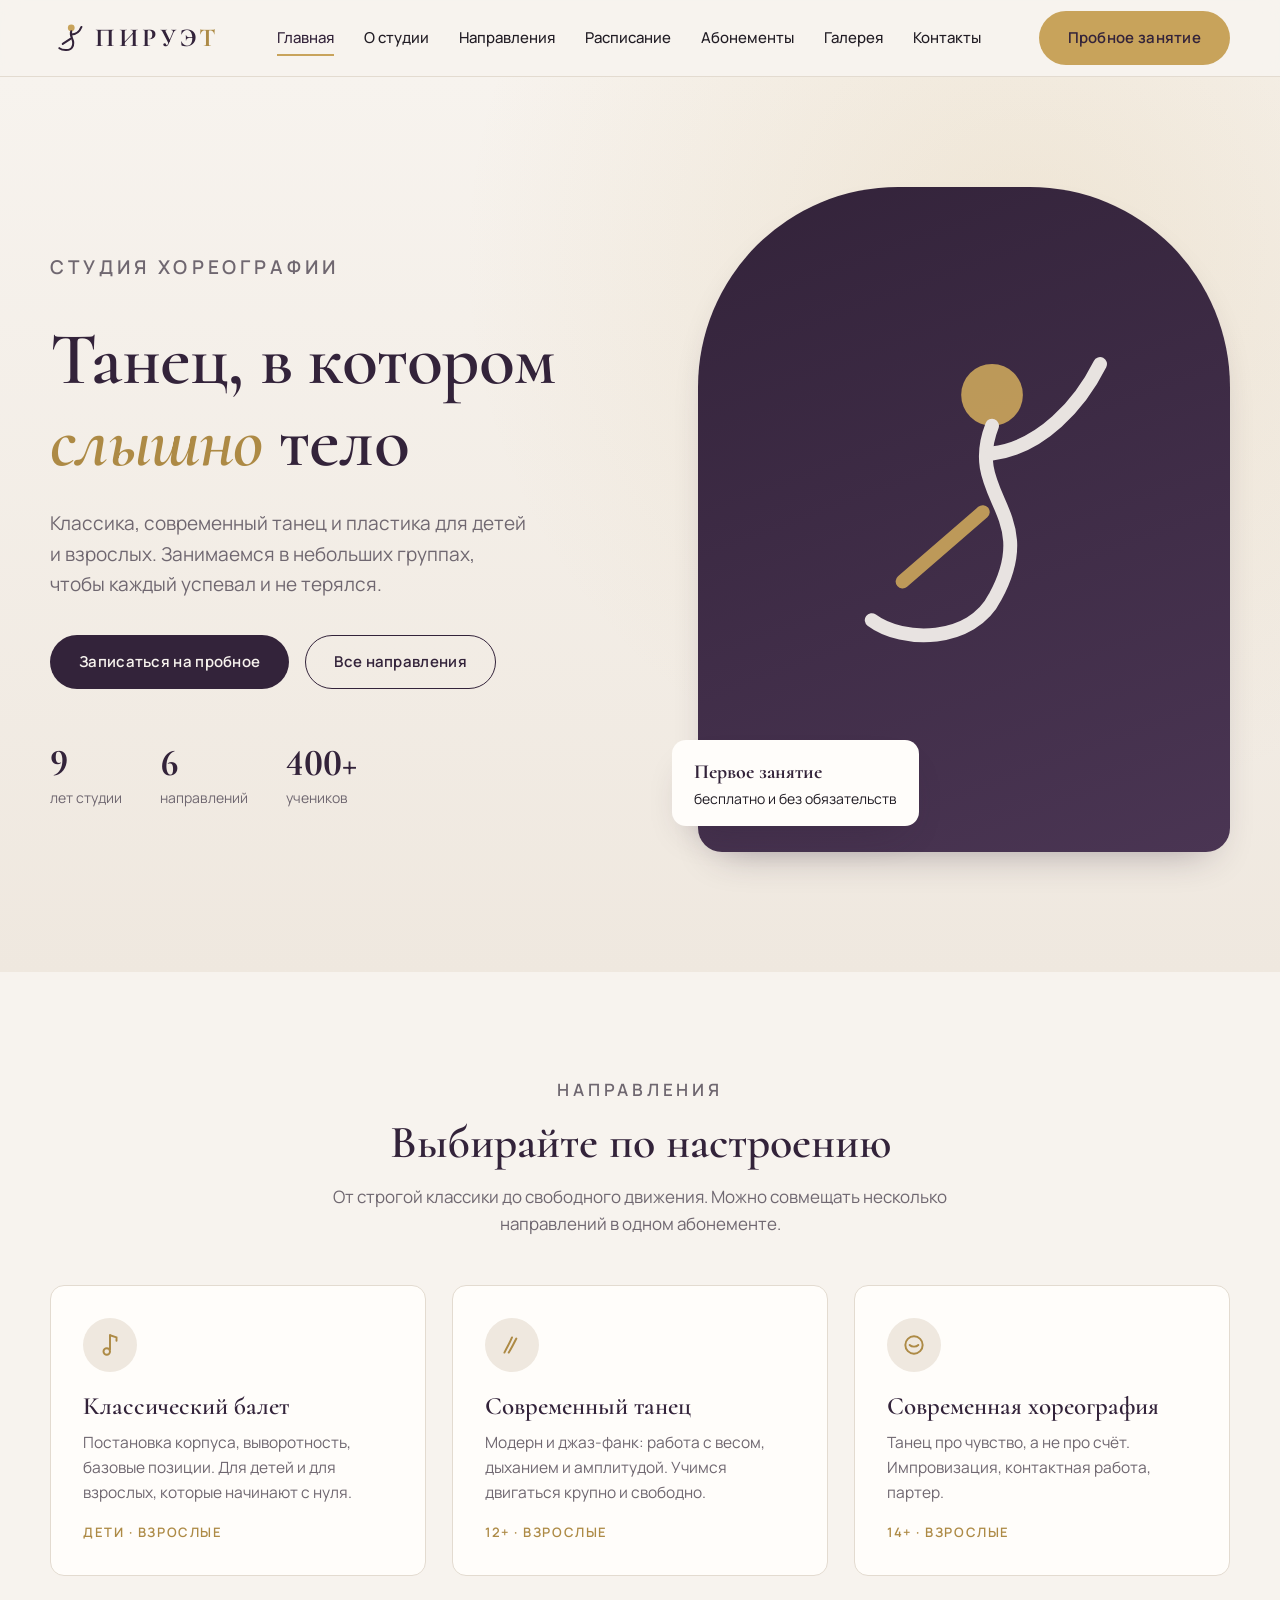
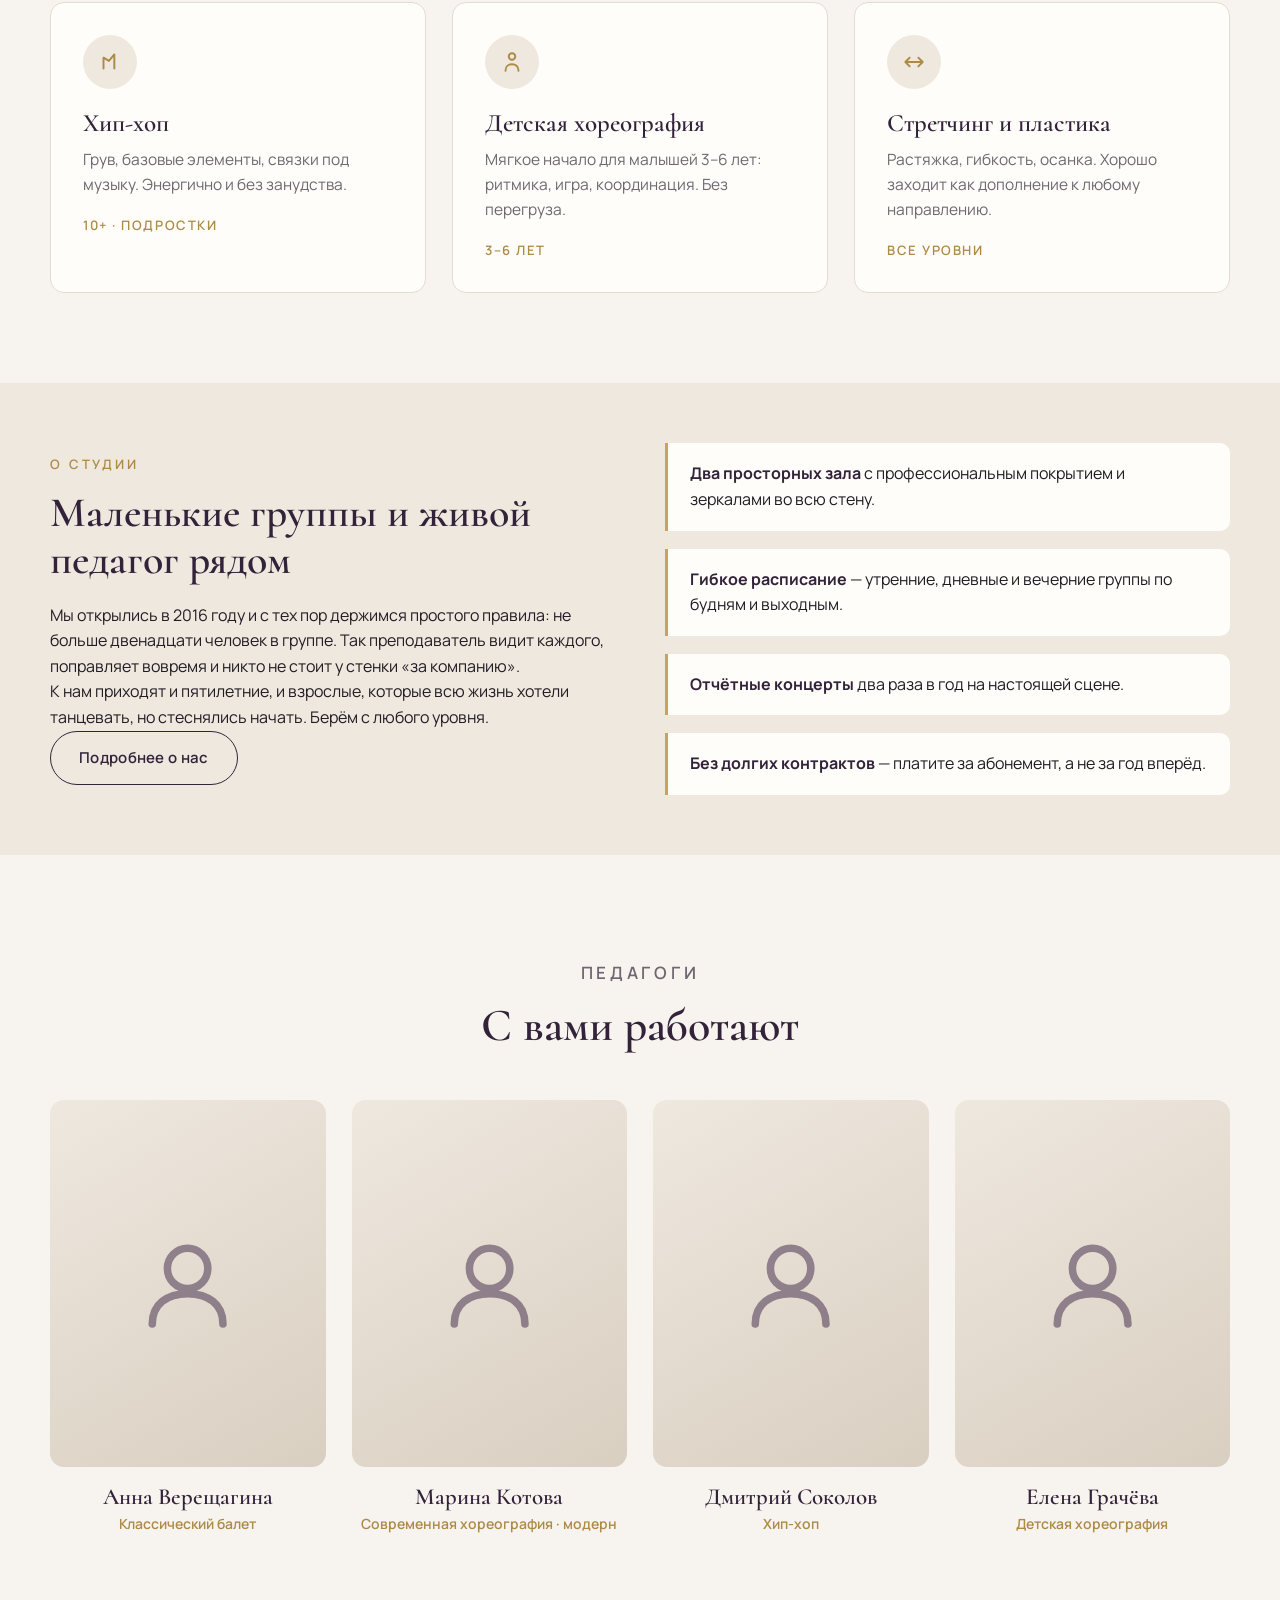
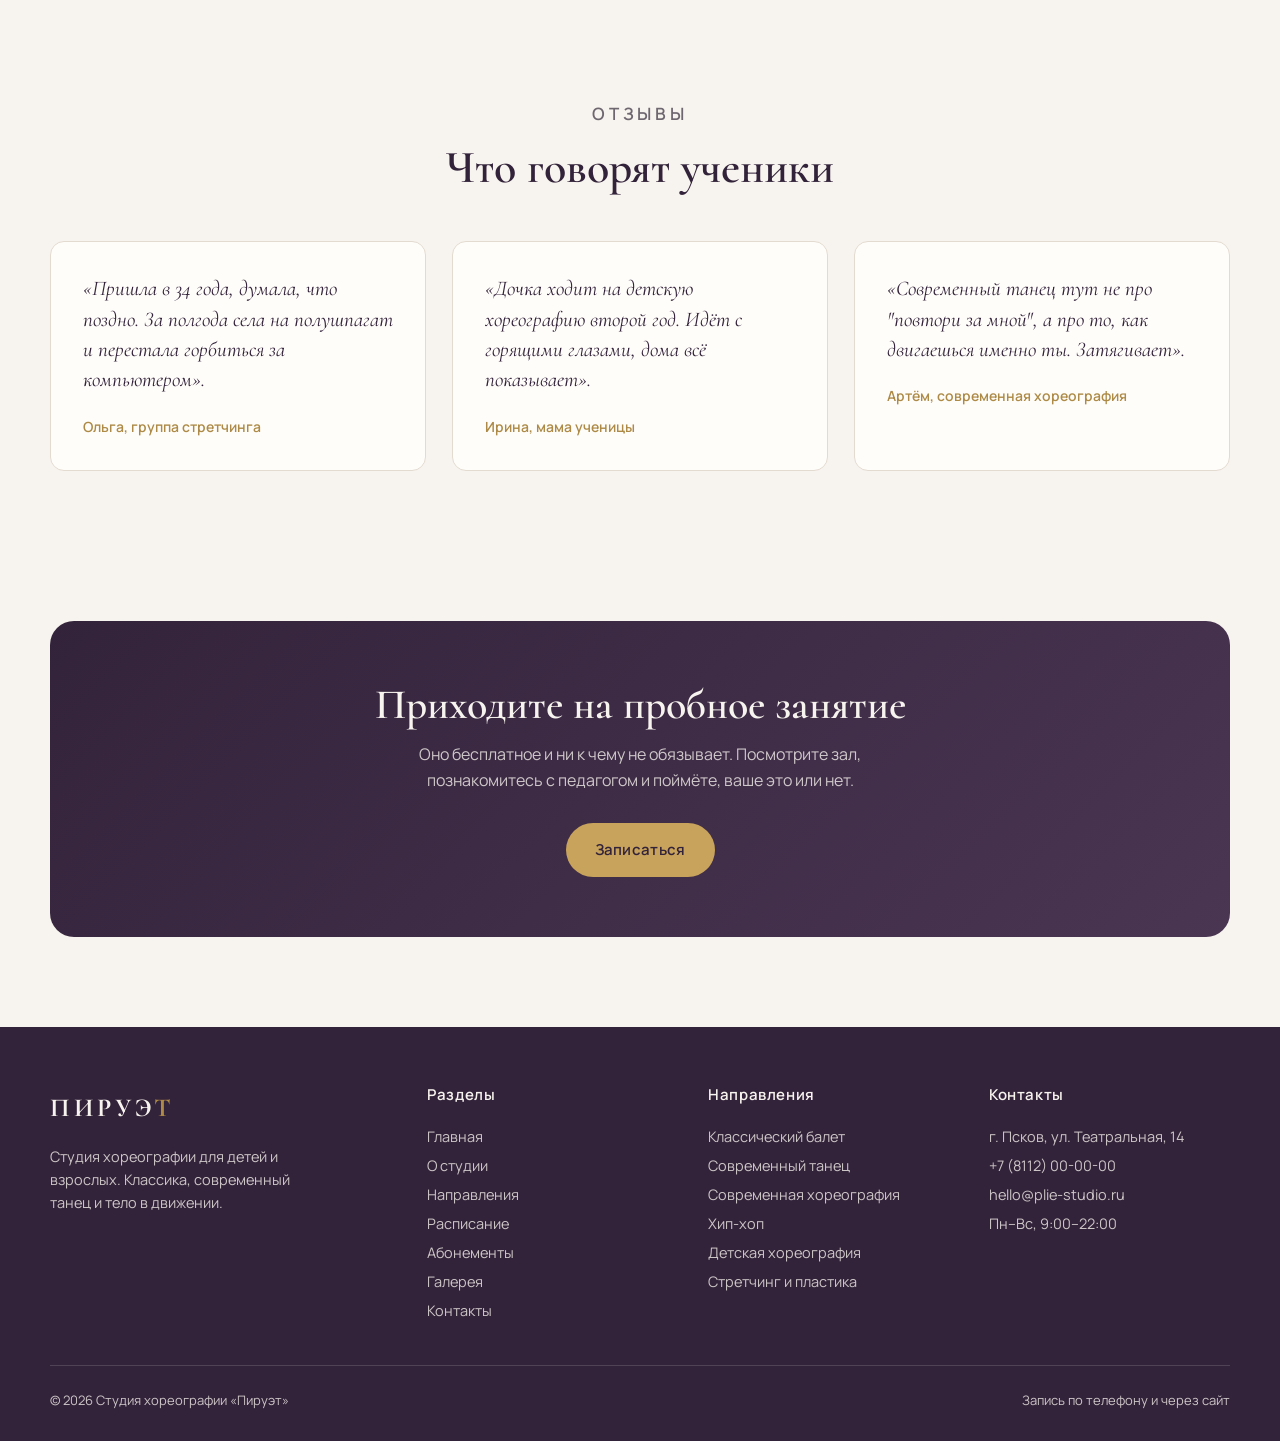
<file: index.html>
<!DOCTYPE html>
<html lang="ru">
<head>
    <meta charset="UTF-8">
    <meta name="viewport" content="width=device-width, initial-scale=1.0">
    <title>Студия хореографии «Пируэт» — танец для детей и взрослых</title>
    <meta name="description" content="Хореографическая студия «Пируэт»: классический балет, современный танец, современная хореография, хип-хоп и детская хореография. Первое занятие — пробное.">
    <link rel="stylesheet" href="assets/css/styles.css">
</head>
<body>

<header class="header">
    <div class="wrap header__inner">
        <a class="logo" href="index.html" aria-label="На главную">
            <svg viewBox="0 0 40 40" fill="none">
                <circle cx="25" cy="8" r="4" fill="#c8a35b"/>
                <path d="M25 12 C 22 20, 31 22, 26 31 C 24 35, 15 35, 11 32" stroke="#33233a" stroke-width="2.4" stroke-linecap="round"/>
                <path d="M25 16 C 31 16, 35 12, 37 7" stroke="#33233a" stroke-width="2.4" stroke-linecap="round"/>
                <path d="M24 21 L 15 27" stroke="#33233a" stroke-width="2.4" stroke-linecap="round"/>
            </svg>
            <span class="logo__text">ПИРУЭ<span>Т</span></span>
        </a>
        <nav class="nav">
            <a href="index.html">Главная</a>
            <a href="about.html">О студии</a>
            <a href="classes.html">Направления</a>
            <a href="schedule.html">Расписание</a>
            <a href="prices.html">Абонементы</a>
            <a href="gallery.html">Галерея</a>
            <a href="contacts.html">Контакты</a>
        </nav>
        <div class="header__cta">
            <a href="contacts.html" class="btn btn--gold">Пробное занятие</a>
            <button class="burger" aria-label="Открыть меню"><span></span><span></span><span></span></button>
        </div>
    </div>
</header>

<section class="hero">
    <div class="wrap hero__grid">
        <div>
            <p class="eyebrow">Студия хореографии</p>
            <h1>Танец, в котором <em>слышно</em> тело</h1>
            <p>Классика, современный танец и пластика для детей и взрослых. Занимаемся в небольших группах, чтобы каждый успевал и не терялся.</p>
            <div class="hero__actions">
                <a href="contacts.html" class="btn btn--primary">Записаться на пробное</a>
                <a href="classes.html" class="btn btn--ghost">Все направления</a>
            </div>
            <div class="hero__stats">
                <div><b>9</b><span>лет студии</span></div>
                <div><b>6</b><span>направлений</span></div>
                <div><b>400+</b><span>учеников</span></div>
            </div>
        </div>
        <div class="hero__visual">
            <svg viewBox="0 0 200 250" fill="none">
                <circle cx="118" cy="44" r="20" fill="#c8a35b"/>
                <path d="M118 64 C 100 110, 150 120, 120 175 C 105 205, 60 205, 40 190" stroke="#f7f3ee" stroke-width="9" stroke-linecap="round"/>
                <path d="M118 82 C 150 78, 175 50, 188 24" stroke="#f7f3ee" stroke-width="9" stroke-linecap="round"/>
                <path d="M112 120 L 60 165" stroke="#c8a35b" stroke-width="9" stroke-linecap="round"/>
            </svg>
            <div class="hero__badge">
                <b>Первое занятие</b>
                бесплатно и без обязательств
            </div>
        </div>
    </div>
</section>

<section class="section">
    <div class="wrap">
        <div class="section__head section__head--center">
            <p class="eyebrow">Направления</p>
            <h2>Выбирайте по настроению</h2>
            <p>От строгой классики до свободного движения. Можно совмещать несколько направлений в одном абонементе.</p>
        </div>
        <div class="grid grid--3">
            <article class="card">
                <div class="card__icon">
                    <svg viewBox="0 0 24 24" fill="none" stroke-width="1.8"><path d="M12 3v13" stroke="#ad8a45" stroke-linecap="round"/><circle cx="9" cy="18" r="3" stroke="#ad8a45"/><path d="M12 3l6 2v3" stroke="#ad8a45" stroke-linecap="round"/></svg>
                </div>
                <h3>Классический балет</h3>
                <p>Постановка корпуса, выворотность, базовые позиции. Для детей и для взрослых, которые начинают с нуля.</p>
                <div class="card__meta">Дети · Взрослые</div>
            </article>
            <article class="card">
                <div class="card__icon">
                    <svg viewBox="0 0 24 24" fill="none" stroke-width="1.8"><path d="M5 19c3-6 5-9 7-14M9 19c3-5 5-9 7-13" stroke="#ad8a45" stroke-linecap="round"/></svg>
                </div>
                <h3>Современный танец</h3>
                <p>Модерн и джаз-фанк: работа с весом, дыханием и амплитудой. Учимся двигаться крупно и свободно.</p>
                <div class="card__meta">12+ · Взрослые</div>
            </article>
            <article class="card">
                <div class="card__icon">
                    <svg viewBox="0 0 24 24" fill="none" stroke-width="1.8"><circle cx="12" cy="12" r="8" stroke="#ad8a45"/><path d="M8 12c2 2 6 2 8 0" stroke="#ad8a45" stroke-linecap="round"/></svg>
                </div>
                <h3>Современная хореография</h3>
                <p>Танец про чувство, а не про счёт. Импровизация, контактная работа, партер.</p>
                <div class="card__meta">14+ · Взрослые</div>
            </article>
            <article class="card">
                <div class="card__icon">
                    <svg viewBox="0 0 24 24" fill="none" stroke-width="1.8"><path d="M6 18V8l5 3 5-6v13" stroke="#ad8a45" stroke-linecap="round" stroke-linejoin="round"/></svg>
                </div>
                <h3>Хип-хоп</h3>
                <p>Грув, базовые элементы, связки под музыку. Энергично и без занудства.</p>
                <div class="card__meta">10+ · Подростки</div>
            </article>
            <article class="card">
                <div class="card__icon">
                    <svg viewBox="0 0 24 24" fill="none" stroke-width="1.8"><circle cx="12" cy="7" r="3" stroke="#ad8a45"/><path d="M6 20c0-4 3-6 6-6s6 2 6 6" stroke="#ad8a45" stroke-linecap="round"/></svg>
                </div>
                <h3>Детская хореография</h3>
                <p>Мягкое начало для малышей 3–6 лет: ритмика, игра, координация. Без перегруза.</p>
                <div class="card__meta">3–6 лет</div>
            </article>
            <article class="card">
                <div class="card__icon">
                    <svg viewBox="0 0 24 24" fill="none" stroke-width="1.8"><path d="M4 12h16M8 8l-4 4 4 4M16 8l4 4-4 4" stroke="#ad8a45" stroke-linecap="round" stroke-linejoin="round"/></svg>
                </div>
                <h3>Стретчинг и пластика</h3>
                <p>Растяжка, гибкость, осанка. Хорошо заходит как дополнение к любому направлению.</p>
                <div class="card__meta">Все уровни</div>
            </article>
        </div>
    </div>
</section>

<section class="section section--tight" style="background:var(--ivory-deep)">
    <div class="wrap split">
        <div>
            <p class="eyebrow">О студии</p>
            <h2 style="font-size:clamp(28px,4vw,42px)">Маленькие группы и живой педагог рядом</h2>
            <p class="prose" style="margin-top:20px">Мы открылись в 2016 году и с тех пор держимся простого правила: не больше двенадцати человек в группе. Так преподаватель видит каждого, поправляет вовремя и никто не стоит у стенки «за компанию».</p>
            <p class="prose">К нам приходят и пятилетние, и взрослые, которые всю жизнь хотели танцевать, но стеснялись начать. Берём с любого уровня.</p>
            <a href="about.html" class="btn btn--ghost">Подробнее о нас</a>
        </div>
        <ul class="values">
            <li><b>Два просторных зала</b> с профессиональным покрытием и зеркалами во всю стену.</li>
            <li><b>Гибкое расписание</b> — утренние, дневные и вечерние группы по будням и выходным.</li>
            <li><b>Отчётные концерты</b> два раза в год на настоящей сцене.</li>
            <li><b>Без долгих контрактов</b> — платите за абонемент, а не за год вперёд.</li>
        </ul>
    </div>
</section>

<section class="section">
    <div class="wrap">
        <div class="section__head section__head--center">
            <p class="eyebrow">Педагоги</p>
            <h2>С вами работают</h2>
        </div>
        <div class="grid grid--4">
            <div class="teacher">
                <div class="teacher__photo"><svg viewBox="0 0 24 24" fill="none"><circle cx="12" cy="9" r="4" stroke="currentColor" stroke-width="1.5"/><path d="M5 20c0-4 3-6 7-6s7 2 7 6" stroke="currentColor" stroke-width="1.5" stroke-linecap="round"/></svg></div>
                <h3>Анна Верещагина</h3>
                <span>Классический балет</span>
            </div>
            <div class="teacher">
                <div class="teacher__photo"><svg viewBox="0 0 24 24" fill="none"><circle cx="12" cy="9" r="4" stroke="currentColor" stroke-width="1.5"/><path d="M5 20c0-4 3-6 7-6s7 2 7 6" stroke="currentColor" stroke-width="1.5" stroke-linecap="round"/></svg></div>
                <h3>Марина Котова</h3>
                <span>Современная хореография · модерн</span>
            </div>
            <div class="teacher">
                <div class="teacher__photo"><svg viewBox="0 0 24 24" fill="none"><circle cx="12" cy="9" r="4" stroke="currentColor" stroke-width="1.5"/><path d="M5 20c0-4 3-6 7-6s7 2 7 6" stroke="currentColor" stroke-width="1.5" stroke-linecap="round"/></svg></div>
                <h3>Дмитрий Соколов</h3>
                <span>Хип-хоп</span>
            </div>
            <div class="teacher">
                <div class="teacher__photo"><svg viewBox="0 0 24 24" fill="none"><circle cx="12" cy="9" r="4" stroke="currentColor" stroke-width="1.5"/><path d="M5 20c0-4 3-6 7-6s7 2 7 6" stroke="currentColor" stroke-width="1.5" stroke-linecap="round"/></svg></div>
                <h3>Елена Грачёва</h3>
                <span>Детская хореография</span>
            </div>
        </div>
    </div>
</section>

<section class="section section--tight">
    <div class="wrap">
        <div class="section__head section__head--center">
            <p class="eyebrow">Отзывы</p>
            <h2>Что говорят ученики</h2>
        </div>
        <div class="grid grid--3">
            <blockquote class="quote">
                <p>«Пришла в 34 года, думала, что поздно. За полгода села на полушпагат и перестала горбиться за компьютером».</p>
                <footer>Ольга, группа стретчинга</footer>
            </blockquote>
            <blockquote class="quote">
                <p>«Дочка ходит на детскую хореографию второй год. Идёт с горящими глазами, дома всё показывает».</p>
                <footer>Ирина, мама ученицы</footer>
            </blockquote>
            <blockquote class="quote">
                <p>«Современный танец тут не про "повтори за мной", а про то, как двигаешься именно ты. Затягивает».</p>
                <footer>Артём, современная хореография</footer>
            </blockquote>
        </div>
    </div>
</section>

<section class="section">
    <div class="wrap">
        <div class="cta-band">
            <h2>Приходите на пробное занятие</h2>
            <p>Оно бесплатное и ни к чему не обязывает. Посмотрите зал, познакомитесь с педагогом и поймёте, ваше это или нет.</p>
            <a href="contacts.html" class="btn btn--gold">Записаться</a>
        </div>
    </div>
</section>

<footer class="footer">
    <div class="wrap">
        <div class="footer__grid">
            <div>
                <span class="logo__text">ПИРУЭ<span>Т</span></span>
                <p class="footer__about">Студия хореографии для детей и взрослых. Классика, современный танец и тело в движении.</p>
            </div>
            <div>
                <h4>Разделы</h4>
                <ul>
                    <li><a href="index.html">Главная</a></li>
                    <li><a href="about.html">О студии</a></li>
                    <li><a href="classes.html">Направления</a></li>
                    <li><a href="schedule.html">Расписание</a></li>
                    <li><a href="prices.html">Абонементы</a></li>
                    <li><a href="gallery.html">Галерея</a></li>
                    <li><a href="contacts.html">Контакты</a></li>
                </ul>
            </div>
            <div>
                <h4>Направления</h4>
                <ul>
                    <li><a href="classes.html">Классический балет</a></li>
                    <li><a href="classes.html">Современный танец</a></li>
                    <li><a href="classes.html">Современная хореография</a></li>
                    <li><a href="classes.html">Хип-хоп</a></li>
                    <li><a href="classes.html">Детская хореография</a></li>
                    <li><a href="classes.html">Стретчинг и пластика</a></li>
                </ul>
            </div>
            <div>
                <h4>Контакты</h4>
                <ul>
                    <li>г. Псков, ул. Театральная, 14</li>
                    <li><a href="tel:+78112000000">+7 (8112) 00-00-00</a></li>
                    <li><a href="mailto:hello@plie-studio.ru">hello@plie-studio.ru</a></li>
                    <li>Пн–Вс, 9:00–22:00</li>
                </ul>
            </div>
        </div>
        <div class="footer__bottom">
            <span>© <span data-year></span> Студия хореографии «Пируэт»</span>
            <span>Запись по телефону и через сайт</span>
        </div>
    </div>
</footer>

<script src="assets/js/main.js"></script>
</body>
</html>
</file>
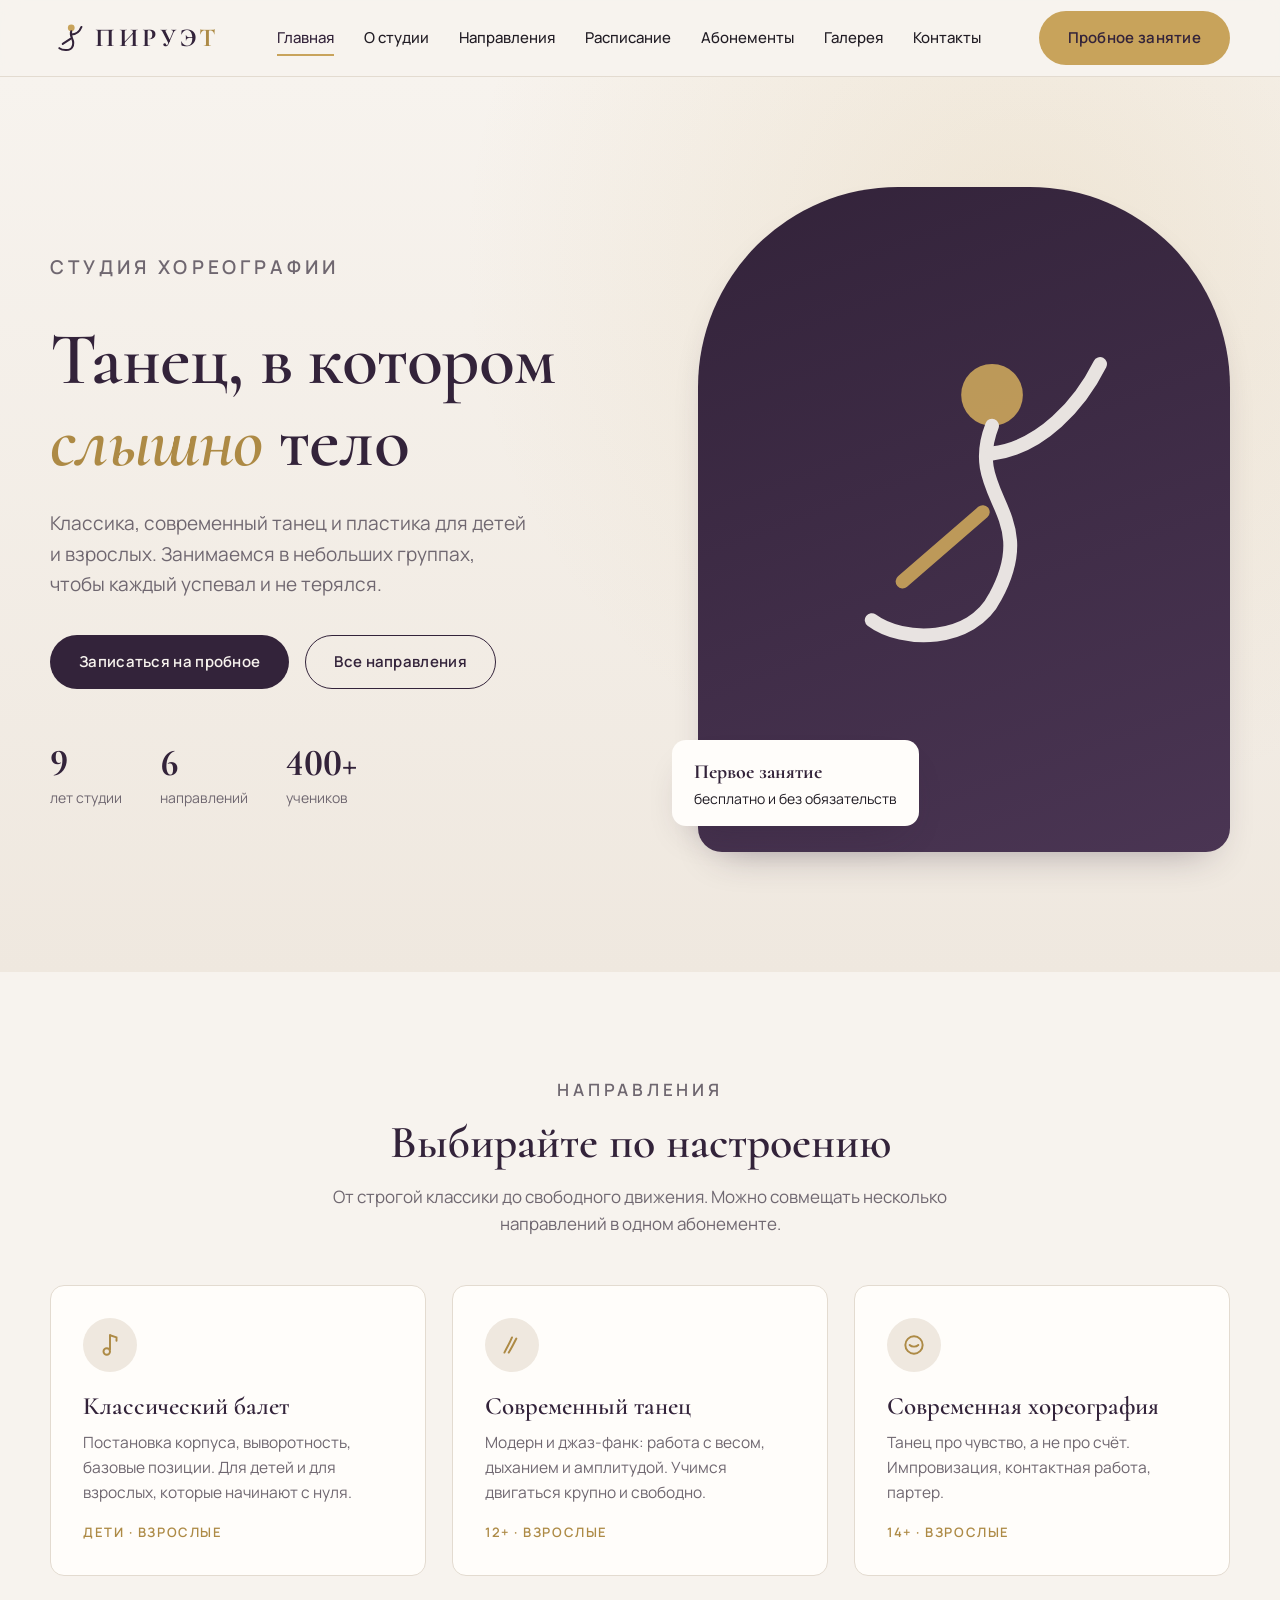
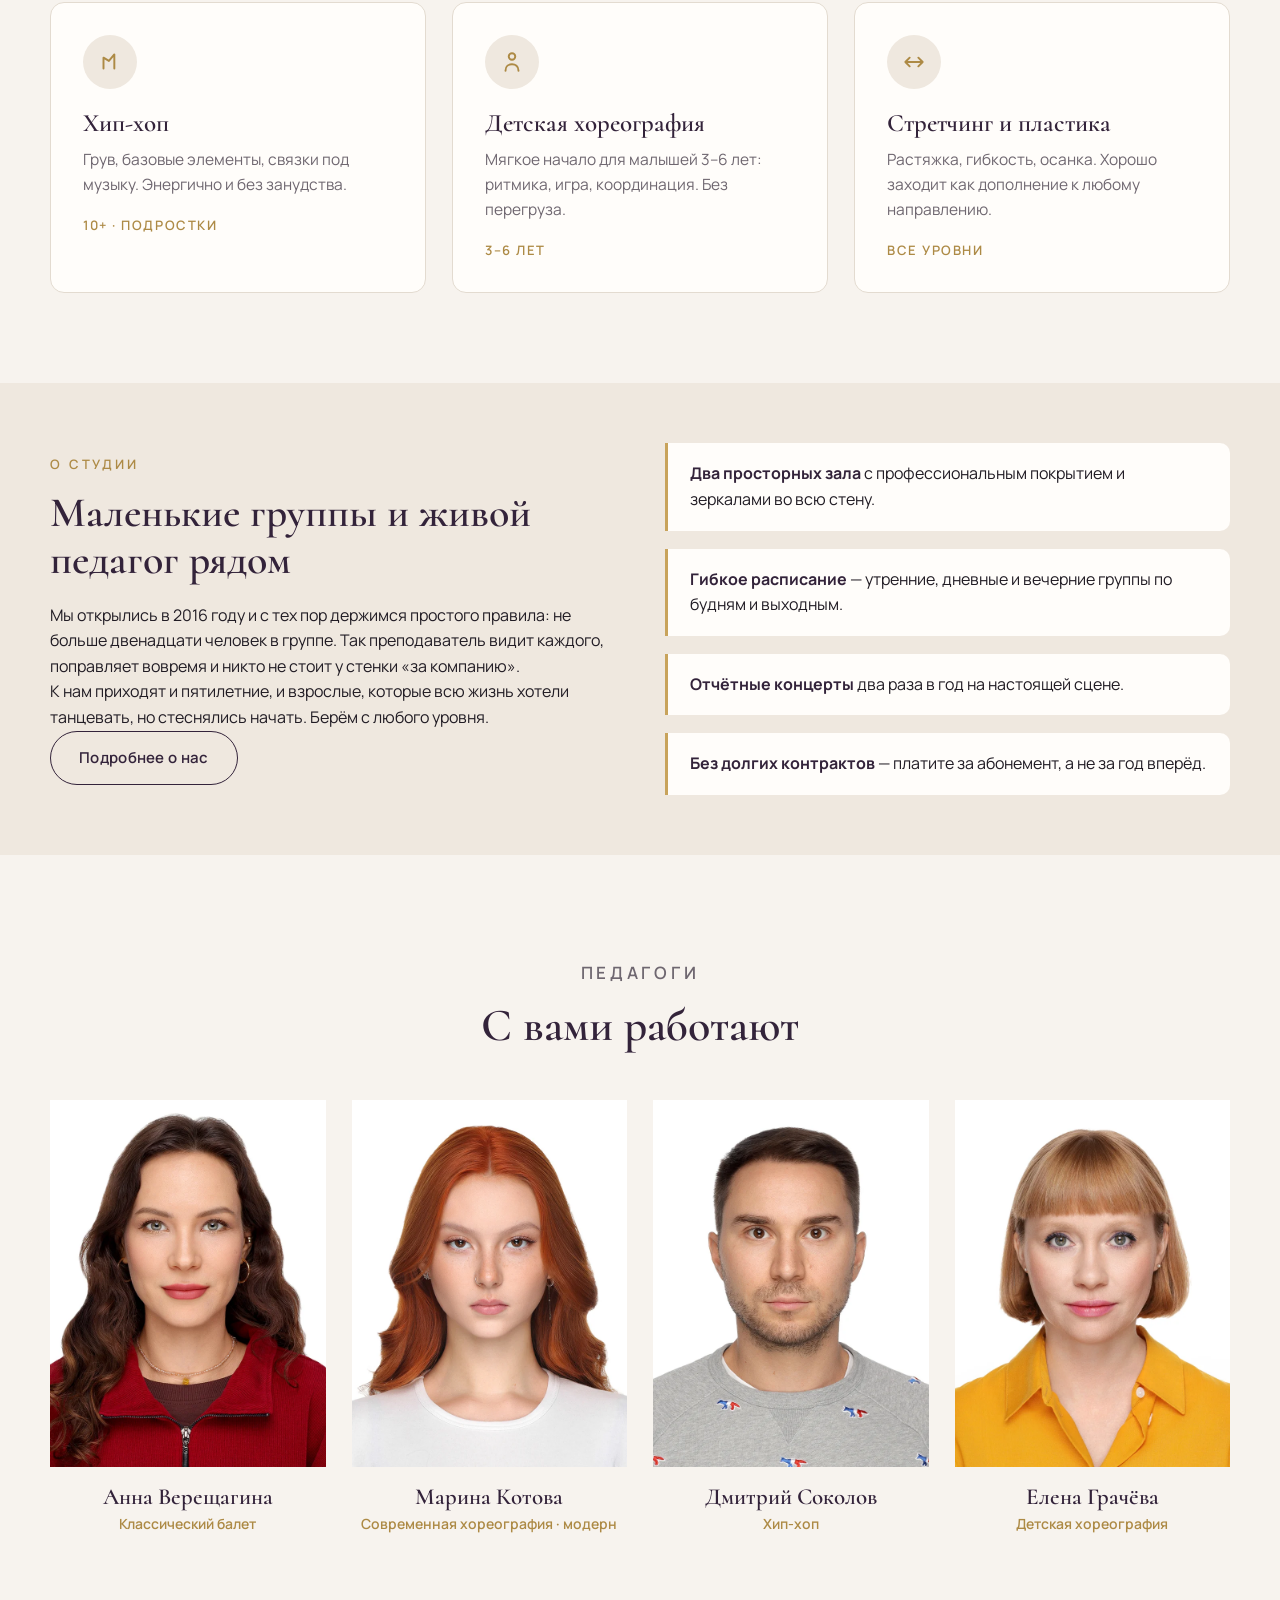
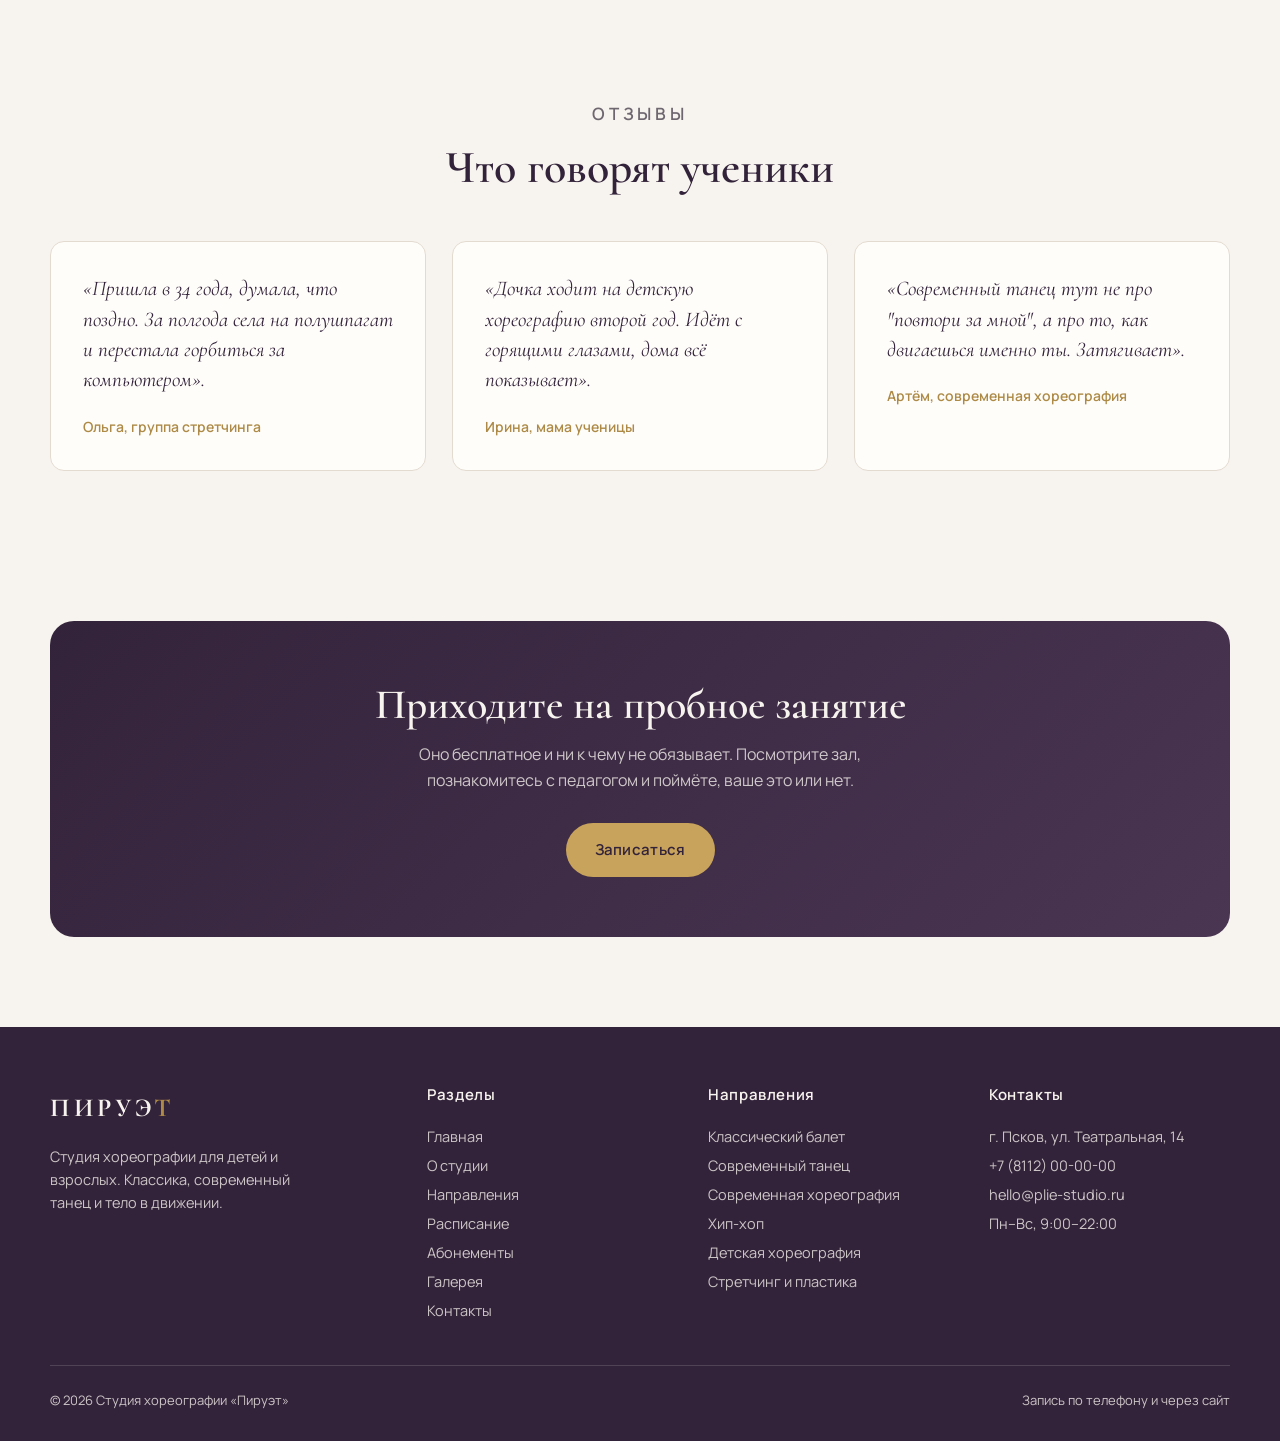
<file: site/index.html>
<!DOCTYPE html>
<html lang="ru">
<head>
    <meta charset="UTF-8">
    <meta name="viewport" content="width=device-width, initial-scale=1.0">
    <title>Студия хореографии «Пируэт» — танец для детей и взрослых</title>
    <meta name="description" content="Хореографическая студия «Пируэт»: классический балет, современный танец, современная хореография, хип-хоп и детская хореография. Первое занятие — пробное.">
    <link rel="stylesheet" href="assets/css/styles.css">
</head>
<body>

<header class="header">
    <div class="wrap header__inner">
        <a class="logo" href="index.html" aria-label="На главную">
            <svg viewBox="0 0 40 40" fill="none">
                <circle cx="25" cy="8" r="4" fill="#c8a35b"/>
                <path d="M25 12 C 22 20, 31 22, 26 31 C 24 35, 15 35, 11 32" stroke="#33233a" stroke-width="2.4" stroke-linecap="round"/>
                <path d="M25 16 C 31 16, 35 12, 37 7" stroke="#33233a" stroke-width="2.4" stroke-linecap="round"/>
                <path d="M24 21 L 15 27" stroke="#33233a" stroke-width="2.4" stroke-linecap="round"/>
            </svg>
            <span class="logo__text">ПИРУЭ<span>Т</span></span>
        </a>
        <nav class="nav">
            <a href="index.html">Главная</a>
            <a href="about.html">О студии</a>
            <a href="classes.html">Направления</a>
            <a href="schedule.html">Расписание</a>
            <a href="prices.html">Абонементы</a>
            <a href="gallery.html">Галерея</a>
            <a href="contacts.html">Контакты</a>
        </nav>
        <div class="header__cta">
            <a href="contacts.html" class="btn btn--gold">Пробное занятие</a>
            <button class="burger" aria-label="Открыть меню"><span></span><span></span><span></span></button>
        </div>
    </div>
</header>

<section class="hero">
    <div class="wrap hero__grid">
        <div>
            <p class="eyebrow">Студия хореографии</p>
            <h1>Танец, в котором <em>слышно</em> тело</h1>
            <p>Классика, современный танец и пластика для детей и взрослых. Занимаемся в небольших группах, чтобы каждый успевал и не терялся.</p>
            <div class="hero__actions">
                <a href="contacts.html" class="btn btn--primary">Записаться на пробное</a>
                <a href="classes.html" class="btn btn--ghost">Все направления</a>
            </div>
            <div class="hero__stats">
                <div><b>9</b><span>лет студии</span></div>
                <div><b>6</b><span>направлений</span></div>
                <div><b>400+</b><span>учеников</span></div>
            </div>
        </div>
        <div class="hero__visual">
            <svg viewBox="0 0 200 250" fill="none">
                <circle cx="118" cy="44" r="20" fill="#c8a35b"/>
                <path d="M118 64 C 100 110, 150 120, 120 175 C 105 205, 60 205, 40 190" stroke="#f7f3ee" stroke-width="9" stroke-linecap="round"/>
                <path d="M118 82 C 150 78, 175 50, 188 24" stroke="#f7f3ee" stroke-width="9" stroke-linecap="round"/>
                <path d="M112 120 L 60 165" stroke="#c8a35b" stroke-width="9" stroke-linecap="round"/>
            </svg>
            <div class="hero__badge">
                <b>Первое занятие</b>
                бесплатно и без обязательств
            </div>
        </div>
    </div>
</section>

<section class="section">
    <div class="wrap">
        <div class="section__head section__head--center">
            <p class="eyebrow">Направления</p>
            <h2>Выбирайте по настроению</h2>
            <p>От строгой классики до свободного движения. Можно совмещать несколько направлений в одном абонементе.</p>
        </div>
        <div class="grid grid--3">
            <article class="card">
                <div class="card__icon">
                    <svg viewBox="0 0 24 24" fill="none" stroke-width="1.8"><path d="M12 3v13" stroke="#ad8a45" stroke-linecap="round"/><circle cx="9" cy="18" r="3" stroke="#ad8a45"/><path d="M12 3l6 2v3" stroke="#ad8a45" stroke-linecap="round"/></svg>
                </div>
                <h3>Классический балет</h3>
                <p>Постановка корпуса, выворотность, базовые позиции. Для детей и для взрослых, которые начинают с нуля.</p>
                <div class="card__meta">Дети · Взрослые</div>
            </article>
            <article class="card">
                <div class="card__icon">
                    <svg viewBox="0 0 24 24" fill="none" stroke-width="1.8"><path d="M5 19c3-6 5-9 7-14M9 19c3-5 5-9 7-13" stroke="#ad8a45" stroke-linecap="round"/></svg>
                </div>
                <h3>Современный танец</h3>
                <p>Модерн и джаз-фанк: работа с весом, дыханием и амплитудой. Учимся двигаться крупно и свободно.</p>
                <div class="card__meta">12+ · Взрослые</div>
            </article>
            <article class="card">
                <div class="card__icon">
                    <svg viewBox="0 0 24 24" fill="none" stroke-width="1.8"><circle cx="12" cy="12" r="8" stroke="#ad8a45"/><path d="M8 12c2 2 6 2 8 0" stroke="#ad8a45" stroke-linecap="round"/></svg>
                </div>
                <h3>Современная хореография</h3>
                <p>Танец про чувство, а не про счёт. Импровизация, контактная работа, партер.</p>
                <div class="card__meta">14+ · Взрослые</div>
            </article>
            <article class="card">
                <div class="card__icon">
                    <svg viewBox="0 0 24 24" fill="none" stroke-width="1.8"><path d="M6 18V8l5 3 5-6v13" stroke="#ad8a45" stroke-linecap="round" stroke-linejoin="round"/></svg>
                </div>
                <h3>Хип-хоп</h3>
                <p>Грув, базовые элементы, связки под музыку. Энергично и без занудства.</p>
                <div class="card__meta">10+ · Подростки</div>
            </article>
            <article class="card">
                <div class="card__icon">
                    <svg viewBox="0 0 24 24" fill="none" stroke-width="1.8"><circle cx="12" cy="7" r="3" stroke="#ad8a45"/><path d="M6 20c0-4 3-6 6-6s6 2 6 6" stroke="#ad8a45" stroke-linecap="round"/></svg>
                </div>
                <h3>Детская хореография</h3>
                <p>Мягкое начало для малышей 3–6 лет: ритмика, игра, координация. Без перегруза.</p>
                <div class="card__meta">3–6 лет</div>
            </article>
            <article class="card">
                <div class="card__icon">
                    <svg viewBox="0 0 24 24" fill="none" stroke-width="1.8"><path d="M4 12h16M8 8l-4 4 4 4M16 8l4 4-4 4" stroke="#ad8a45" stroke-linecap="round" stroke-linejoin="round"/></svg>
                </div>
                <h3>Стретчинг и пластика</h3>
                <p>Растяжка, гибкость, осанка. Хорошо заходит как дополнение к любому направлению.</p>
                <div class="card__meta">Все уровни</div>
            </article>
        </div>
    </div>
</section>

<section class="section section--tight" style="background:var(--ivory-deep)">
    <div class="wrap split">
        <div>
            <p class="eyebrow">О студии</p>
            <h2 style="font-size:clamp(28px,4vw,42px)">Маленькие группы и живой педагог рядом</h2>
            <p class="prose" style="margin-top:20px">Мы открылись в 2016 году и с тех пор держимся простого правила: не больше двенадцати человек в группе. Так преподаватель видит каждого, поправляет вовремя и никто не стоит у стенки «за компанию».</p>
            <p class="prose">К нам приходят и пятилетние, и взрослые, которые всю жизнь хотели танцевать, но стеснялись начать. Берём с любого уровня.</p>
            <a href="about.html" class="btn btn--ghost">Подробнее о нас</a>
        </div>
        <ul class="values">
            <li><b>Два просторных зала</b> с профессиональным покрытием и зеркалами во всю стену.</li>
            <li><b>Гибкое расписание</b> — утренние, дневные и вечерние группы по будням и выходным.</li>
            <li><b>Отчётные концерты</b> два раза в год на настоящей сцене.</li>
            <li><b>Без долгих контрактов</b> — платите за абонемент, а не за год вперёд.</li>
        </ul>
    </div>
</section>

<section class="section">
    <div class="wrap">
        <div class="section__head section__head--center">
            <p class="eyebrow">Педагоги</p>
            <h2>С вами работают</h2>
        </div>
        
        <div class="grid grid--4">
            <!-- Анна Верещагина -->
            <div class="teacher">
                <div class="teacher__photo">
                    <img src="assets/img/1.jpg" alt="Анна Верещагина">
                </div>
                <h3>Анна Верещагина</h3>
                <span>Классический балет</span>
            </div>

            <!-- Марина Котова -->
            <div class="teacher">
                <div class="teacher__photo">
                    <img src="assets/img/3.jpg" alt="Марина Котова">
                </div>
                <h3>Марина Котова</h3>
                <span>Современная хореография · модерн</span>
            </div>

            <!-- Дмитрий Соколов -->
            <div class="teacher">
                <div class="teacher__photo">
                    <img src="assets/img/2.jpg" alt="Дмитрий Соколов">
                </div>
                <h3>Дмитрий Соколов</h3>
                <span>Хип-хоп</span>
            </div>

            <!-- Елена Грачёва -->
            <div class="teacher">
                <div class="teacher__photo">
                    <img src="assets/img/4.jpg" alt="Елена Грачёва">
                </div>
                <h3>Елена Грачёва</h3>
                <span>Детская хореография</span>
            </div>
        </div>
    </div>
</section>

<section class="section section--tight">
    <div class="wrap">
        <div class="section__head section__head--center">
            <p class="eyebrow">Отзывы</p>
            <h2>Что говорят ученики</h2>
        </div>
        <div class="grid grid--3">
            <blockquote class="quote">
                <p>«Пришла в 34 года, думала, что поздно. За полгода села на полушпагат и перестала горбиться за компьютером».</p>
                <footer>Ольга, группа стретчинга</footer>
            </blockquote>
            <blockquote class="quote">
                <p>«Дочка ходит на детскую хореографию второй год. Идёт с горящими глазами, дома всё показывает».</p>
                <footer>Ирина, мама ученицы</footer>
            </blockquote>
            <blockquote class="quote">
                <p>«Современный танец тут не про "повтори за мной", а про то, как двигаешься именно ты. Затягивает».</p>
                <footer>Артём, современная хореография</footer>
            </blockquote>
        </div>
    </div>
</section>

<section class="section">
    <div class="wrap">
        <div class="cta-band">
            <h2>Приходите на пробное занятие</h2>
            <p>Оно бесплатное и ни к чему не обязывает. Посмотрите зал, познакомитесь с педагогом и поймёте, ваше это или нет.</p>
            <a href="contacts.html" class="btn btn--gold">Записаться</a>
        </div>
    </div>
</section>

<footer class="footer">
    <div class="wrap">
        <div class="footer__grid">
            <div>
                <span class="logo__text">ПИРУЭ<span>Т</span></span>
                <p class="footer__about">Студия хореографии для детей и взрослых. Классика, современный танец и тело в движении.</p>
            </div>
            <div>
                <h4>Разделы</h4>
                <ul>
                    <li><a href="index.html">Главная</a></li>
                    <li><a href="about.html">О студии</a></li>
                    <li><a href="classes.html">Направления</a></li>
                    <li><a href="schedule.html">Расписание</a></li>
                    <li><a href="prices.html">Абонементы</a></li>
                    <li><a href="gallery.html">Галерея</a></li>
                    <li><a href="contacts.html">Контакты</a></li>
                </ul>
            </div>
            <div>
                <h4>Направления</h4>
                <ul>
                    <li><a href="classes.html">Классический балет</a></li>
                    <li><a href="classes.html">Современный танец</a></li>
                    <li><a href="classes.html">Современная хореография</a></li>
                    <li><a href="classes.html">Хип-хоп</a></li>
                    <li><a href="classes.html">Детская хореография</a></li>
                    <li><a href="classes.html">Стретчинг и пластика</a></li>
                </ul>
            </div>
            <div>
                <h4>Контакты</h4>
                <ul>
                    <li>г. Псков, ул. Театральная, 14</li>
                    <li><a href="tel:+78112000000">+7 (8112) 00-00-00</a></li>
                    <li><a href="mailto:hello@plie-studio.ru">hello@plie-studio.ru</a></li>
                    <li>Пн–Вс, 9:00–22:00</li>
                </ul>
            </div>
        </div>
        <div class="footer__bottom">
            <span>© <span data-year></span> Студия хореографии «Пируэт»</span>
            <span>Запись по телефону и через сайт</span>
        </div>
    </div>
</footer>

<script src="assets/js/main.js"></script>
</body>
</html>
</file>
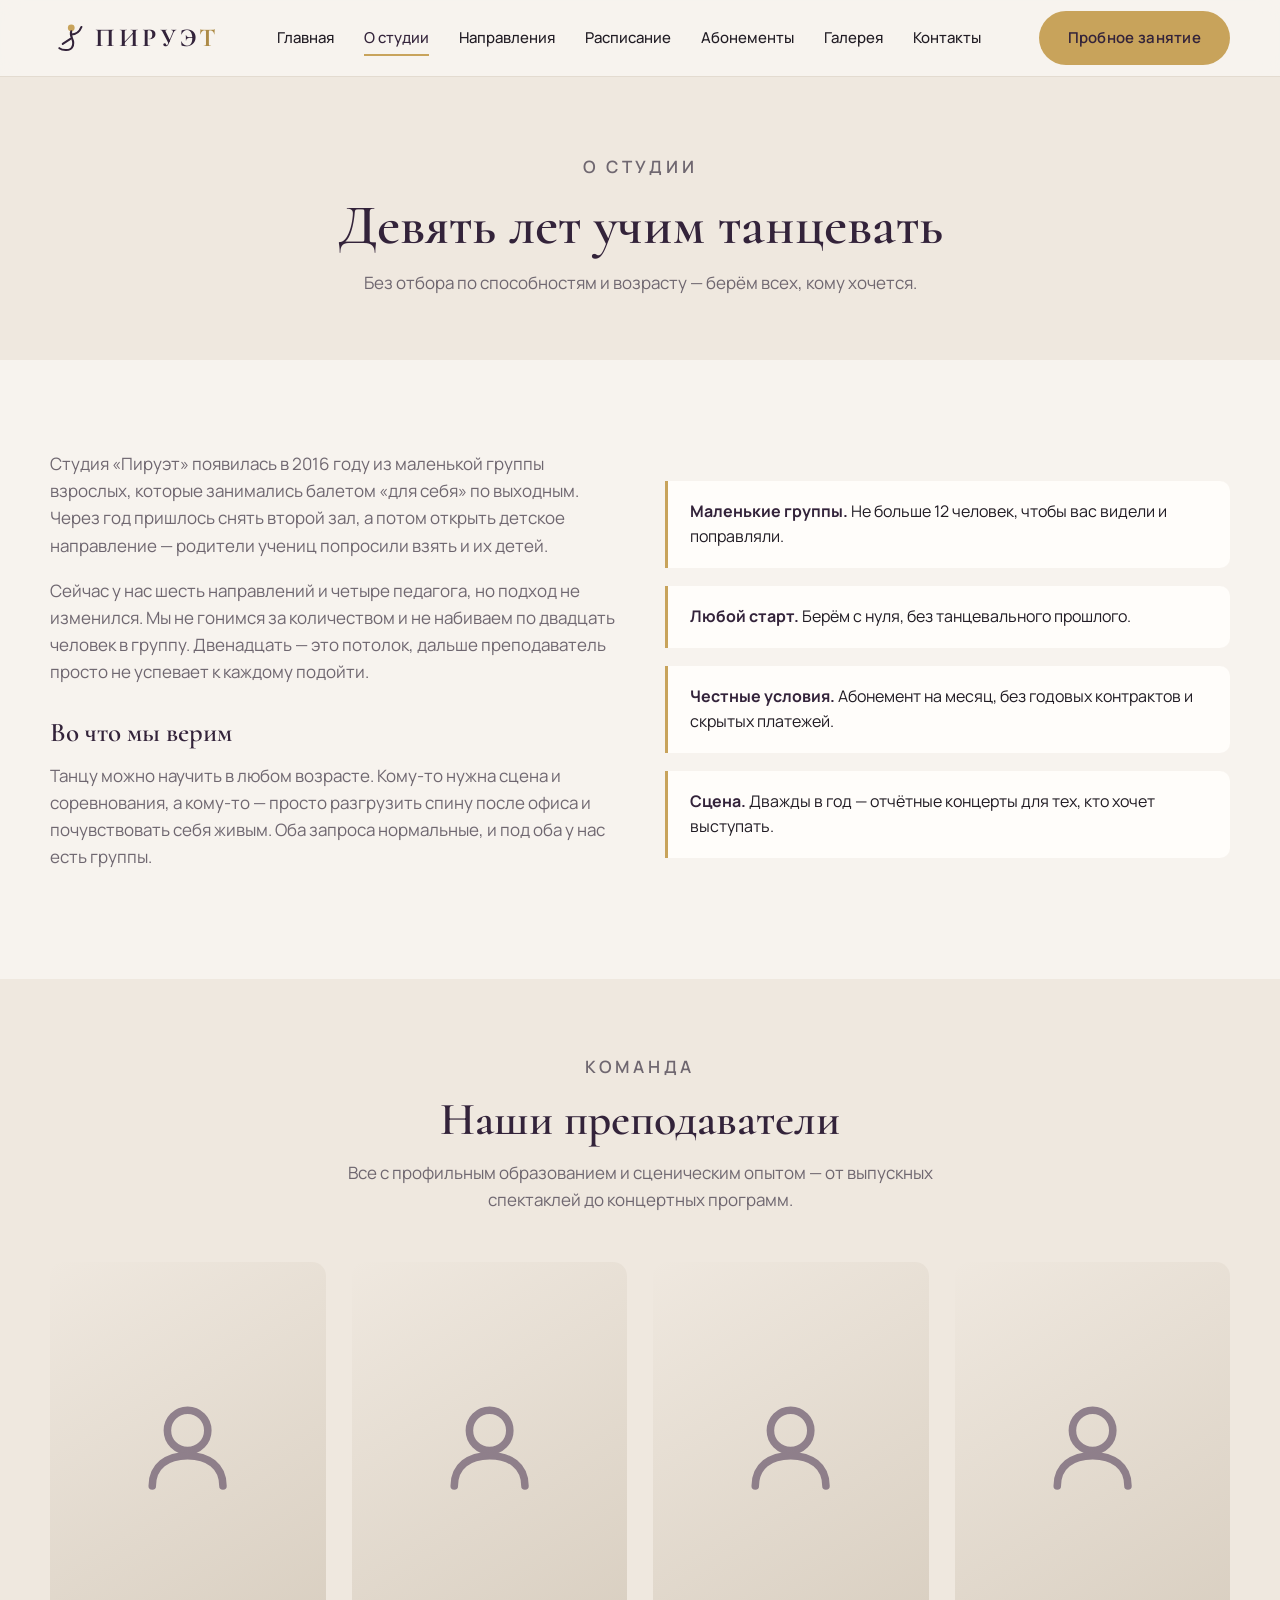
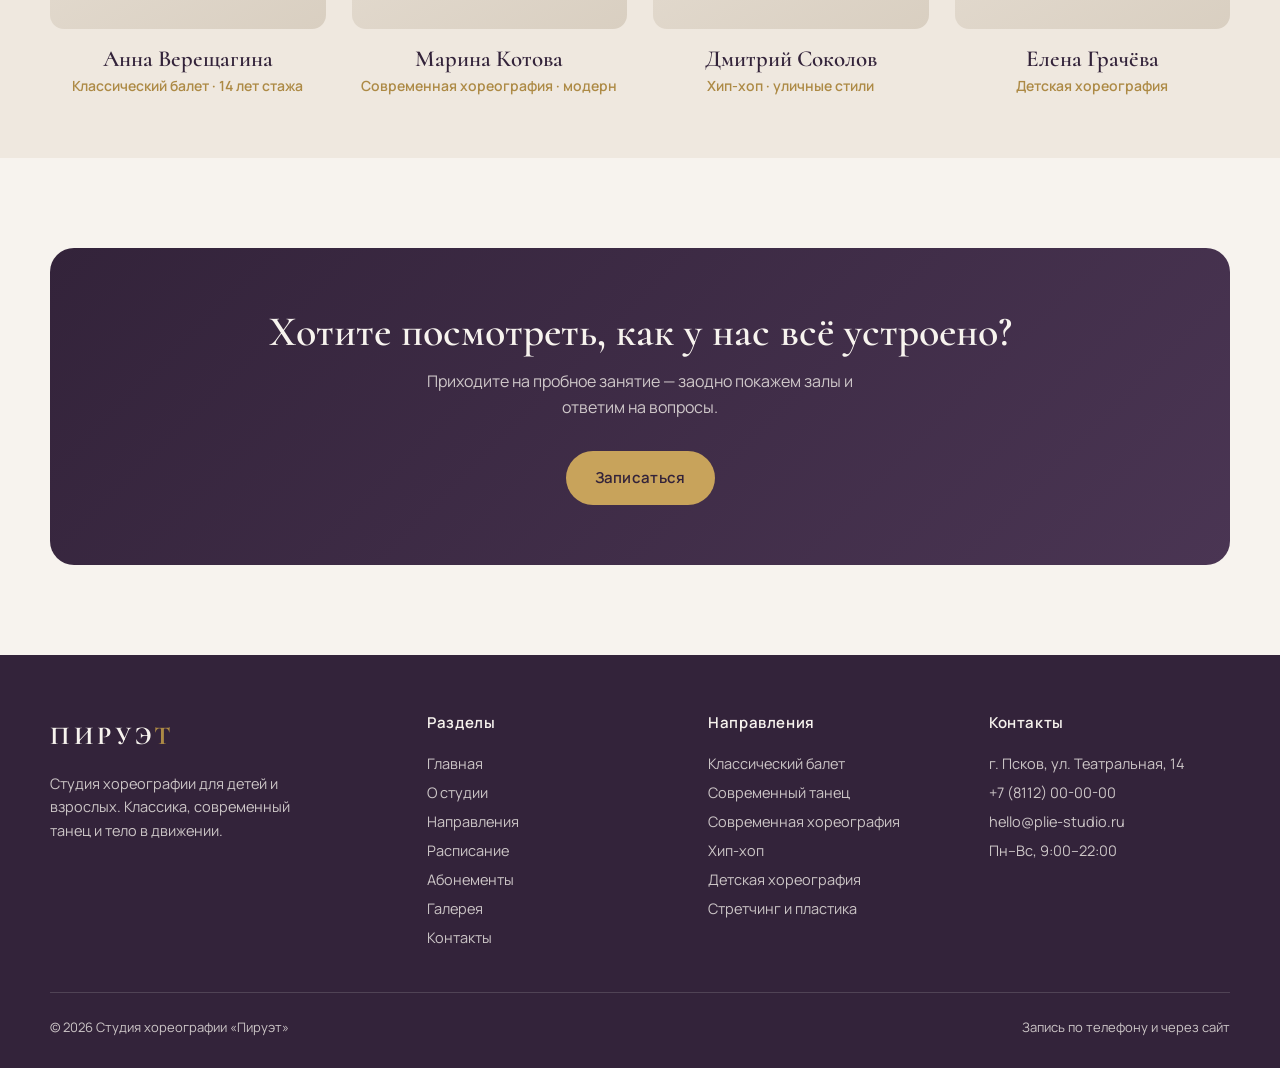
<file: about.html>
<!DOCTYPE html>
<html lang="ru">
<head>
    <meta charset="UTF-8">
    <meta name="viewport" content="width=device-width, initial-scale=1.0">
    <title>О студии — «Пируэт»</title>
    <meta name="description" content="История студии хореографии «Пируэт», наши принципы и команда преподавателей.">
    <link rel="stylesheet" href="assets/css/styles.css">
</head>
<body>

<header class="header">
    <div class="wrap header__inner">
        <a class="logo" href="index.html" aria-label="На главную">
            <svg viewBox="0 0 40 40" fill="none">
                <circle cx="25" cy="8" r="4" fill="#c8a35b"/>
                <path d="M25 12 C 22 20, 31 22, 26 31 C 24 35, 15 35, 11 32" stroke="#33233a" stroke-width="2.4" stroke-linecap="round"/>
                <path d="M25 16 C 31 16, 35 12, 37 7" stroke="#33233a" stroke-width="2.4" stroke-linecap="round"/>
                <path d="M24 21 L 15 27" stroke="#33233a" stroke-width="2.4" stroke-linecap="round"/>
            </svg>
            <span class="logo__text">ПИРУЭ<span>Т</span></span>
        </a>
        <nav class="nav">
            <a href="index.html">Главная</a>
            <a href="about.html">О студии</a>
            <a href="classes.html">Направления</a>
            <a href="schedule.html">Расписание</a>
            <a href="prices.html">Абонементы</a>
            <a href="gallery.html">Галерея</a>
            <a href="contacts.html">Контакты</a>
        </nav>
        <div class="header__cta">
            <a href="contacts.html" class="btn btn--gold">Пробное занятие</a>
            <button class="burger" aria-label="Открыть меню"><span></span><span></span><span></span></button>
        </div>
    </div>
</header>

<section class="page-hero">
    <div class="wrap">
        <p class="eyebrow">О студии</p>
        <h1>Девять лет учим танцевать</h1>
        <p>Без отбора по способностям и возрасту — берём всех, кому хочется.</p>
    </div>
</section>

<section class="section">
    <div class="wrap split">
        <div class="prose">
            <p>Студия «Пируэт» появилась в 2016 году из маленькой группы взрослых, которые занимались балетом «для себя» по выходным. Через год пришлось снять второй зал, а потом открыть детское направление — родители учениц попросили взять и их детей.</p>
            <p>Сейчас у нас шесть направлений и четыре педагога, но подход не изменился. Мы не гонимся за количеством и не набиваем по двадцать человек в группу. Двенадцать — это потолок, дальше преподаватель просто не успевает к каждому подойти.</p>
            <h3>Во что мы верим</h3>
            <p>Танцу можно научить в любом возрасте. Кому-то нужна сцена и соревнования, а кому-то — просто разгрузить спину после офиса и почувствовать себя живым. Оба запроса нормальные, и под оба у нас есть группы.</p>
        </div>
        <ul class="values">
            <li><b>Маленькие группы.</b> Не больше 12 человек, чтобы вас видели и поправляли.</li>
            <li><b>Любой старт.</b> Берём с нуля, без танцевального прошлого.</li>
            <li><b>Честные условия.</b> Абонемент на месяц, без годовых контрактов и скрытых платежей.</li>
            <li><b>Сцена.</b> Дважды в год — отчётные концерты для тех, кто хочет выступать.</li>
        </ul>
    </div>
</section>

<section class="section section--tight" style="background:var(--ivory-deep)">
    <div class="wrap">
        <div class="section__head section__head--center">
            <p class="eyebrow">Команда</p>
            <h2>Наши преподаватели</h2>
            <p>Все с профильным образованием и сценическим опытом — от выпускных спектаклей до концертных программ.</p>
        </div>
        <div class="grid grid--4">
            <div class="teacher">
                <div class="teacher__photo"><svg viewBox="0 0 24 24" fill="none"><circle cx="12" cy="9" r="4" stroke="currentColor" stroke-width="1.5"/><path d="M5 20c0-4 3-6 7-6s7 2 7 6" stroke="currentColor" stroke-width="1.5" stroke-linecap="round"/></svg></div>
                <h3>Анна Верещагина</h3>
                <span>Классический балет · 14 лет стажа</span>
            </div>
            <div class="teacher">
                <div class="teacher__photo"><svg viewBox="0 0 24 24" fill="none"><circle cx="12" cy="9" r="4" stroke="currentColor" stroke-width="1.5"/><path d="M5 20c0-4 3-6 7-6s7 2 7 6" stroke="currentColor" stroke-width="1.5" stroke-linecap="round"/></svg></div>
                <h3>Марина Котова</h3>
                <span>Современная хореография · модерн</span>
            </div>
            <div class="teacher">
                <div class="teacher__photo"><svg viewBox="0 0 24 24" fill="none"><circle cx="12" cy="9" r="4" stroke="currentColor" stroke-width="1.5"/><path d="M5 20c0-4 3-6 7-6s7 2 7 6" stroke="currentColor" stroke-width="1.5" stroke-linecap="round"/></svg></div>
                <h3>Дмитрий Соколов</h3>
                <span>Хип-хоп · уличные стили</span>
            </div>
            <div class="teacher">
                <div class="teacher__photo"><svg viewBox="0 0 24 24" fill="none"><circle cx="12" cy="9" r="4" stroke="currentColor" stroke-width="1.5"/><path d="M5 20c0-4 3-6 7-6s7 2 7 6" stroke="currentColor" stroke-width="1.5" stroke-linecap="round"/></svg></div>
                <h3>Елена Грачёва</h3>
                <span>Детская хореография</span>
            </div>
        </div>
    </div>
</section>

<section class="section">
    <div class="wrap">
        <div class="cta-band">
            <h2>Хотите посмотреть, как у нас всё устроено?</h2>
            <p>Приходите на пробное занятие — заодно покажем залы и ответим на вопросы.</p>
            <a href="contacts.html" class="btn btn--gold">Записаться</a>
        </div>
    </div>
</section>

<footer class="footer">
    <div class="wrap">
        <div class="footer__grid">
            <div>
                <span class="logo__text">ПИРУЭ<span>Т</span></span>
                <p class="footer__about">Студия хореографии для детей и взрослых. Классика, современный танец и тело в движении.</p>
            </div>
            <div>
                <h4>Разделы</h4>
                <ul>
                    <li><a href="index.html">Главная</a></li>
                    <li><a href="about.html">О студии</a></li>
                    <li><a href="classes.html">Направления</a></li>
                    <li><a href="schedule.html">Расписание</a></li>
                    <li><a href="prices.html">Абонементы</a></li>
                    <li><a href="gallery.html">Галерея</a></li>
                    <li><a href="contacts.html">Контакты</a></li>
                </ul>
            </div>
            <div>
                <h4>Направления</h4>
                <ul>
                    <li><a href="classes.html">Классический балет</a></li>
                    <li><a href="classes.html">Современный танец</a></li>
                    <li><a href="classes.html">Современная хореография</a></li>
                    <li><a href="classes.html">Хип-хоп</a></li>
                    <li><a href="classes.html">Детская хореография</a></li>
                    <li><a href="classes.html">Стретчинг и пластика</a></li>
                </ul>
            </div>
            <div>
                <h4>Контакты</h4>
                <ul>
                    <li>г. Псков, ул. Театральная, 14</li>
                    <li><a href="tel:+78112000000">+7 (8112) 00-00-00</a></li>
                    <li><a href="mailto:hello@plie-studio.ru">hello@plie-studio.ru</a></li>
                    <li>Пн–Вс, 9:00–22:00</li>
                </ul>
            </div>
        </div>
        <div class="footer__bottom">
            <span>© <span data-year></span> Студия хореографии «Пируэт»</span>
            <span>Запись по телефону и через сайт</span>
        </div>
    </div>
</footer>

<script src="assets/js/main.js"></script>
</body>
</html>
</file>
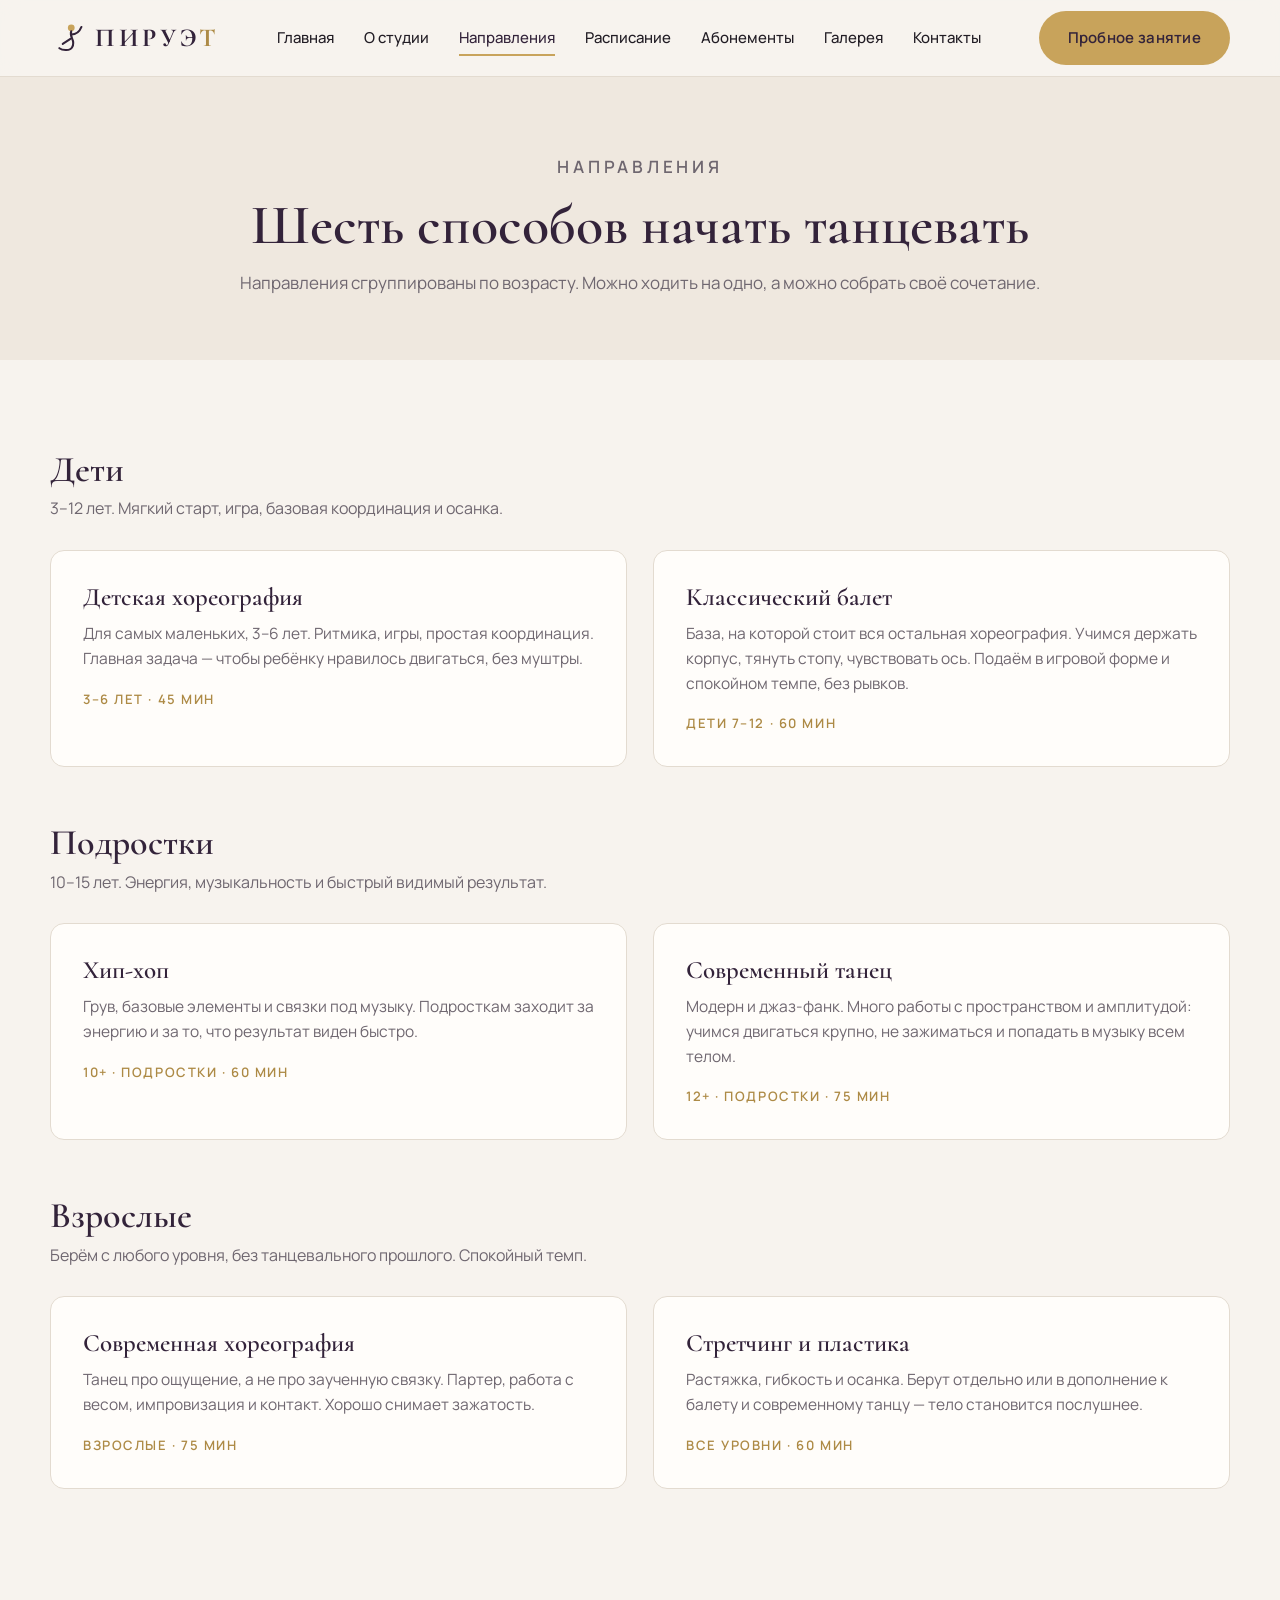
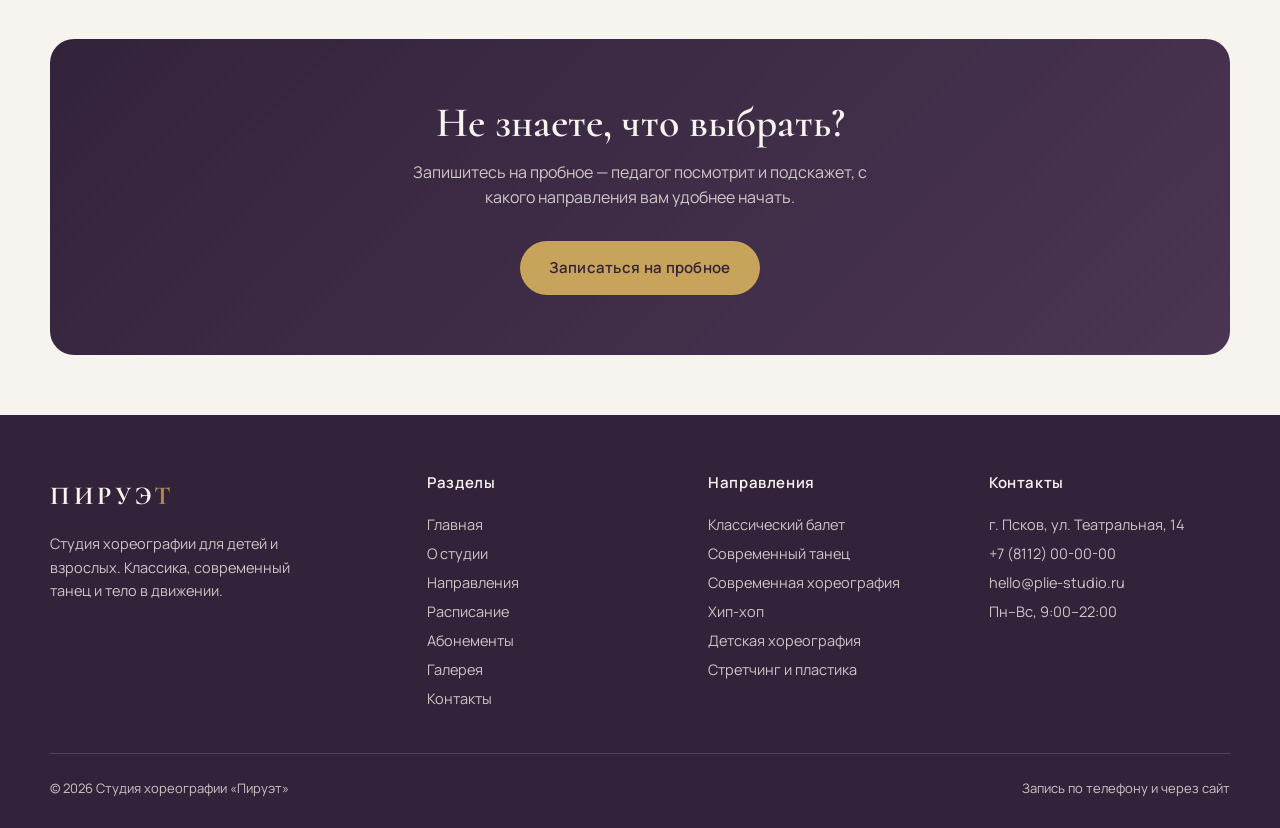
<file: classes.html>
<!DOCTYPE html>
<html lang="ru">
<head>
    <meta charset="UTF-8">
    <meta name="viewport" content="width=device-width, initial-scale=1.0">
    <title>Направления — «Пируэт»</title>
    <meta name="description" content="Направления студии «Пируэт» по возрастам: дети, подростки и взрослые — классический балет, современный танец, современная хореография, хип-хоп, детская хореография, стретчинг.">
    <link rel="stylesheet" href="assets/css/styles.css">
</head>
<body>

<header class="header">
    <div class="wrap header__inner">
        <a class="logo" href="index.html" aria-label="На главную">
            <svg viewBox="0 0 40 40" fill="none">
                <circle cx="25" cy="8" r="4" fill="#c8a35b"/>
                <path d="M25 12 C 22 20, 31 22, 26 31 C 24 35, 15 35, 11 32" stroke="#33233a" stroke-width="2.4" stroke-linecap="round"/>
                <path d="M25 16 C 31 16, 35 12, 37 7" stroke="#33233a" stroke-width="2.4" stroke-linecap="round"/>
                <path d="M24 21 L 15 27" stroke="#33233a" stroke-width="2.4" stroke-linecap="round"/>
            </svg>
            <span class="logo__text">ПИРУЭ<span>Т</span></span>
        </a>
        <nav class="nav">
            <a href="index.html">Главная</a>
            <a href="about.html">О студии</a>
            <a href="classes.html">Направления</a>
            <a href="schedule.html">Расписание</a>
            <a href="prices.html">Абонементы</a>
            <a href="gallery.html">Галерея</a>
            <a href="contacts.html">Контакты</a>
        </nav>
        <div class="header__cta">
            <a href="contacts.html" class="btn btn--gold">Пробное занятие</a>
            <button class="burger" aria-label="Открыть меню"><span></span><span></span><span></span></button>
        </div>
    </div>
</header>

<section class="page-hero">
    <div class="wrap">
        <p class="eyebrow">Направления</p>
        <h1>Шесть способов начать танцевать</h1>
        <p>Направления сгруппированы по возрасту. Можно ходить на одно, а можно собрать своё сочетание.</p>
    </div>
</section>

<section class="section">
    <div class="wrap">

        <div class="age-group">
            <h2 class="age-group__title">Дети</h2>
            <p class="age-group__sub">3–12 лет. Мягкий старт, игра, базовая координация и осанка.</p>
            <div class="grid grid--2">
                <article class="card">
                    <h3>Детская хореография</h3>
                    <p>Для самых маленьких, 3–6 лет. Ритмика, игры, простая координация. Главная задача — чтобы ребёнку нравилось двигаться, без муштры.</p>
                    <div class="card__meta">3–6 лет · 45 мин</div>
                </article>
                <article class="card">
                    <h3>Классический балет</h3>
                    <p>База, на которой стоит вся остальная хореография. Учимся держать корпус, тянуть стопу, чувствовать ось. Подаём в игровой форме и спокойном темпе, без рывков.</p>
                    <div class="card__meta">Дети 7–12 · 60 мин</div>
                </article>
            </div>
        </div>

        <div class="age-group">
            <h2 class="age-group__title">Подростки</h2>
            <p class="age-group__sub">10–15 лет. Энергия, музыкальность и быстрый видимый результат.</p>
            <div class="grid grid--2">
                <article class="card">
                    <h3>Хип-хоп</h3>
                    <p>Грув, базовые элементы и связки под музыку. Подросткам заходит за энергию и за то, что результат виден быстро.</p>
                    <div class="card__meta">10+ · Подростки · 60 мин</div>
                </article>
                <article class="card">
                    <h3>Современный танец</h3>
                    <p>Модерн и джаз-фанк. Много работы с пространством и амплитудой: учимся двигаться крупно, не зажиматься и попадать в музыку всем телом.</p>
                    <div class="card__meta">12+ · Подростки · 75 мин</div>
                </article>
            </div>
        </div>

        <div class="age-group">
            <h2 class="age-group__title">Взрослые</h2>
            <p class="age-group__sub">Берём с любого уровня, без танцевального прошлого. Спокойный темп.</p>
            <div class="grid grid--2">
                <article class="card">
                    <h3>Современная хореография</h3>
                    <p>Танец про ощущение, а не про заученную связку. Партер, работа с весом, импровизация и контакт. Хорошо снимает зажатость.</p>
                    <div class="card__meta">Взрослые · 75 мин</div>
                </article>
                <article class="card">
                    <h3>Стретчинг и пластика</h3>
                    <p>Растяжка, гибкость и осанка. Берут отдельно или в дополнение к балету и современному танцу — тело становится послушнее.</p>
                    <div class="card__meta">Все уровни · 60 мин</div>
                </article>
            </div>
        </div>

    </div>
</section>

<section class="section section--tight">
    <div class="wrap">
        <div class="cta-band">
            <h2>Не знаете, что выбрать?</h2>
            <p>Запишитесь на пробное — педагог посмотрит и подскажет, с какого направления вам удобнее начать.</p>
            <a href="contacts.html" class="btn btn--gold">Записаться на пробное</a>
        </div>
    </div>
</section>

<footer class="footer">
    <div class="wrap">
        <div class="footer__grid">
            <div>
                <span class="logo__text">ПИРУЭ<span>Т</span></span>
                <p class="footer__about">Студия хореографии для детей и взрослых. Классика, современный танец и тело в движении.</p>
            </div>
            <div>
                <h4>Разделы</h4>
                <ul>
                    <li><a href="index.html">Главная</a></li>
                    <li><a href="about.html">О студии</a></li>
                    <li><a href="classes.html">Направления</a></li>
                    <li><a href="schedule.html">Расписание</a></li>
                    <li><a href="prices.html">Абонементы</a></li>
                    <li><a href="gallery.html">Галерея</a></li>
                    <li><a href="contacts.html">Контакты</a></li>
                </ul>
            </div>
            <div>
                <h4>Направления</h4>
                <ul>
                    <li><a href="classes.html">Классический балет</a></li>
                    <li><a href="classes.html">Современный танец</a></li>
                    <li><a href="classes.html">Современная хореография</a></li>
                    <li><a href="classes.html">Хип-хоп</a></li>
                    <li><a href="classes.html">Детская хореография</a></li>
                    <li><a href="classes.html">Стретчинг и пластика</a></li>
                </ul>
            </div>
            <div>
                <h4>Контакты</h4>
                <ul>
                    <li>г. Псков, ул. Театральная, 14</li>
                    <li><a href="tel:+78112000000">+7 (8112) 00-00-00</a></li>
                    <li><a href="mailto:hello@plie-studio.ru">hello@plie-studio.ru</a></li>
                    <li>Пн–Вс, 9:00–22:00</li>
                </ul>
            </div>
        </div>
        <div class="footer__bottom">
            <span>© <span data-year></span> Студия хореографии «Пируэт»</span>
            <span>Запись по телефону и через сайт</span>
        </div>
    </div>
</footer>

<script src="assets/js/main.js"></script>
</body>
</html>
</file>
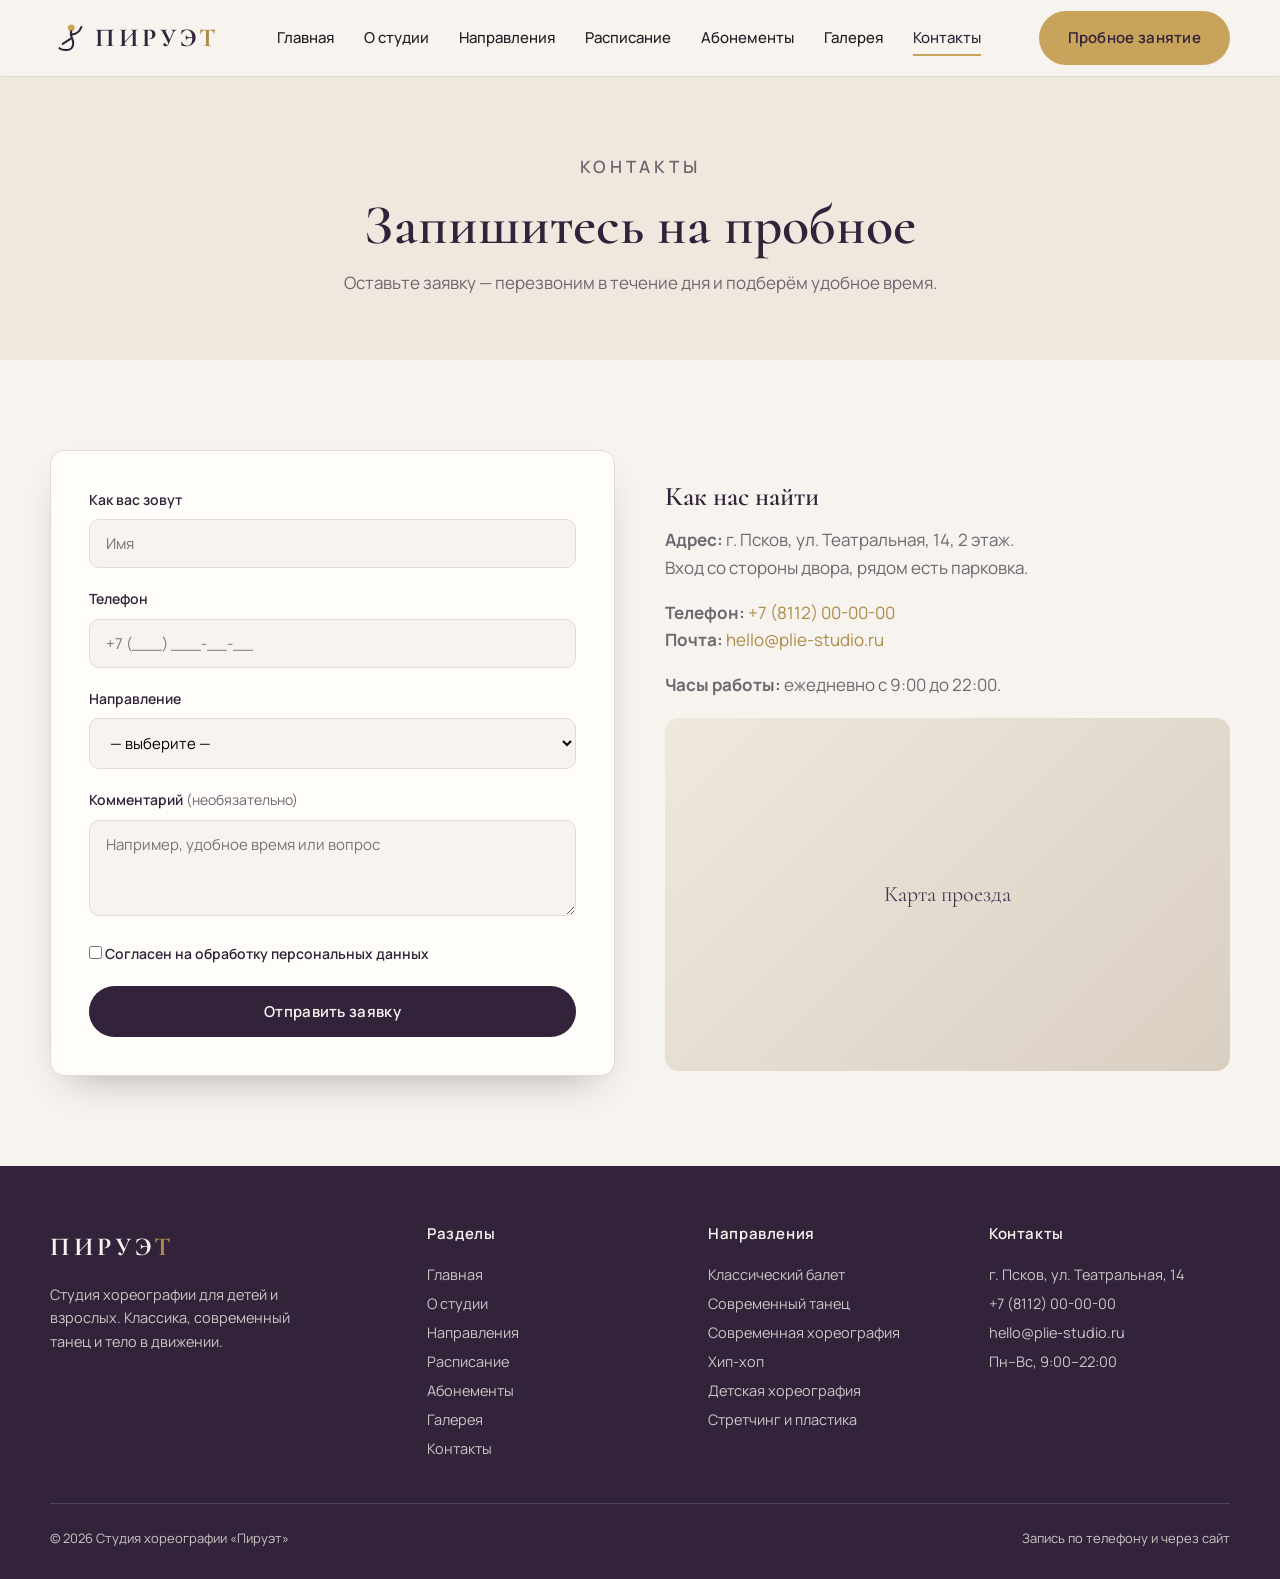
<file: contacts.html>
<!DOCTYPE html>
<html lang="ru">
<head>
    <meta charset="UTF-8">
    <meta name="viewport" content="width=device-width, initial-scale=1.0">
    <title>Контакты и запись — «Пируэт»</title>
    <meta name="description" content="Адрес, телефон и форма записи на пробное занятие в студии хореографии «Пируэт».">
    <link rel="stylesheet" href="assets/css/styles.css">
</head>
<body>

<header class="header">
    <div class="wrap header__inner">
        <a class="logo" href="index.html" aria-label="На главную">
            <svg viewBox="0 0 40 40" fill="none">
                <circle cx="25" cy="8" r="4" fill="#c8a35b"/>
                <path d="M25 12 C 22 20, 31 22, 26 31 C 24 35, 15 35, 11 32" stroke="#33233a" stroke-width="2.4" stroke-linecap="round"/>
                <path d="M25 16 C 31 16, 35 12, 37 7" stroke="#33233a" stroke-width="2.4" stroke-linecap="round"/>
                <path d="M24 21 L 15 27" stroke="#33233a" stroke-width="2.4" stroke-linecap="round"/>
            </svg>
            <span class="logo__text">ПИРУЭ<span>Т</span></span>
        </a>
        <nav class="nav">
            <a href="index.html">Главная</a>
            <a href="about.html">О студии</a>
            <a href="classes.html">Направления</a>
            <a href="schedule.html">Расписание</a>
            <a href="prices.html">Абонементы</a>
            <a href="gallery.html">Галерея</a>
            <a href="contacts.html">Контакты</a>
        </nav>
        <div class="header__cta">
            <a href="contacts.html" class="btn btn--gold">Пробное занятие</a>
            <button class="burger" aria-label="Открыть меню"><span></span><span></span><span></span></button>
        </div>
    </div>
</header>

<section class="page-hero">
    <div class="wrap">
        <p class="eyebrow">Контакты</p>
        <h1>Запишитесь на пробное</h1>
        <p>Оставьте заявку — перезвоним в течение дня и подберём удобное время.</p>
    </div>
</section>

<section class="section">
    <div class="wrap split" style="align-items:start">
        <div>
            <form id="booking-form" class="form" novalidate>
                <div class="form__success">Спасибо! Заявка принята. Мы перезвоним вам в ближайшее время.</div>

                <div class="field">
                    <label for="name">Как вас зовут</label>
                    <input type="text" id="name" name="name" placeholder="Имя">
                    <div class="field__error"></div>
                </div>
                <div class="field">
                    <label for="phone">Телефон</label>
                    <input type="tel" id="phone" name="phone" placeholder="+7 (___) ___-__-__">
                    <div class="field__error"></div>
                </div>
                <div class="field">
                    <label for="direction">Направление</label>
                    <select id="direction" name="direction">
                        <option value="">— выберите —</option>
                        <option value="ballet">Классический балет</option>
                        <option value="modern">Современный танец</option>
                        <option value="contemporary">Современная хореография</option>
                        <option value="hiphop">Хип-хоп</option>
                        <option value="kids">Детская хореография</option>
                        <option value="stretch">Стретчинг и пластика</option>
                    </select>
                    <div class="field__error"></div>
                </div>
                <div class="field">
                    <label for="comment">Комментарий <span style="color:var(--muted); font-weight:400">(необязательно)</span></label>
                    <textarea id="comment" name="comment" placeholder="Например, удобное время или вопрос"></textarea>
                </div>
                <div class="field">
                    <label class="checkbox">
                        <input type="checkbox" name="agree">
                        <span>Согласен на обработку персональных данных</span>
                    </label>
                    <div class="field__error"></div>
                </div>
                <button type="submit" class="btn btn--primary" style="width:100%; justify-content:center">Отправить заявку</button>
            </form>
        </div>

        <div class="prose">
            <h3>Как нас найти</h3>
            <p><b>Адрес:</b> г. Псков, ул. Театральная, 14, 2 этаж.<br>
            Вход со стороны двора, рядом есть парковка.</p>
            <p><b>Телефон:</b> <a href="tel:+78112000000" style="color:var(--gold-dark)">+7 (8112) 00-00-00</a><br>
            <b>Почта:</b> <a href="mailto:hello@plie-studio.ru" style="color:var(--gold-dark)">hello@plie-studio.ru</a></p>
            <p><b>Часы работы:</b> ежедневно с 9:00 до 22:00.</p>
            <div style="aspect-ratio:16/10; border-radius:var(--radius); background:linear-gradient(135deg,var(--ivory-deep),#d9cfc1); display:grid; place-items:center; color:var(--plum-soft); margin-top:20px">
                <span style="font-family:var(--serif); font-size:22px">Карта проезда</span>
            </div>
        </div>
    </div>
</section>

<footer class="footer">
    <div class="wrap">
        <div class="footer__grid">
            <div>
                <span class="logo__text">ПИРУЭ<span>Т</span></span>
                <p class="footer__about">Студия хореографии для детей и взрослых. Классика, современный танец и тело в движении.</p>
            </div>
            <div>
                <h4>Разделы</h4>
                <ul>
                    <li><a href="index.html">Главная</a></li>
                    <li><a href="about.html">О студии</a></li>
                    <li><a href="classes.html">Направления</a></li>
                    <li><a href="schedule.html">Расписание</a></li>
                    <li><a href="prices.html">Абонементы</a></li>
                    <li><a href="gallery.html">Галерея</a></li>
                    <li><a href="contacts.html">Контакты</a></li>
                </ul>
            </div>
            <div>
                <h4>Направления</h4>
                <ul>
                    <li><a href="classes.html">Классический балет</a></li>
                    <li><a href="classes.html">Современный танец</a></li>
                    <li><a href="classes.html">Современная хореография</a></li>
                    <li><a href="classes.html">Хип-хоп</a></li>
                    <li><a href="classes.html">Детская хореография</a></li>
                    <li><a href="classes.html">Стретчинг и пластика</a></li>
                </ul>
            </div>
            <div>
                <h4>Контакты</h4>
                <ul>
                    <li>г. Псков, ул. Театральная, 14</li>
                    <li><a href="tel:+78112000000">+7 (8112) 00-00-00</a></li>
                    <li><a href="mailto:hello@plie-studio.ru">hello@plie-studio.ru</a></li>
                    <li>Пн–Вс, 9:00–22:00</li>
                </ul>
            </div>
        </div>
        <div class="footer__bottom">
            <span>© <span data-year></span> Студия хореографии «Пируэт»</span>
            <span>Запись по телефону и через сайт</span>
        </div>
    </div>
</footer>

<script src="assets/js/main.js"></script>
</body>
</html>
</file>
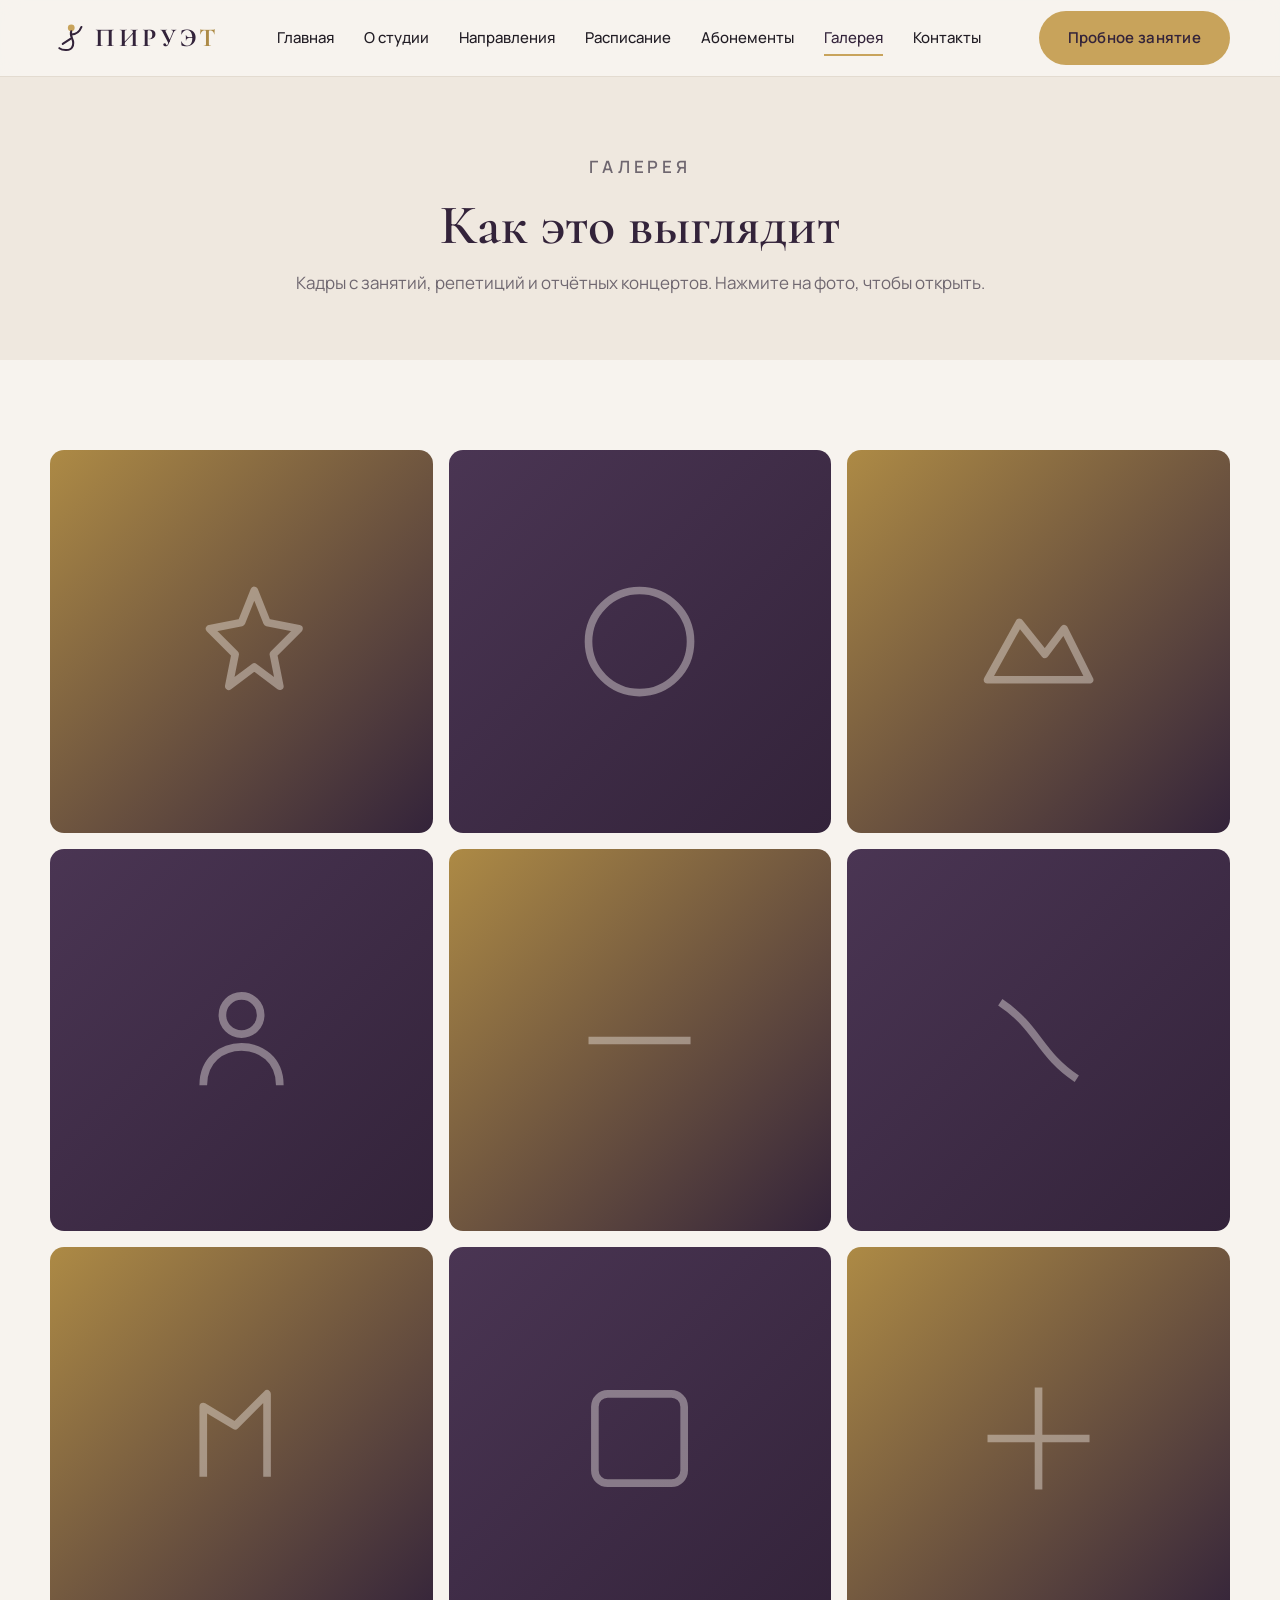
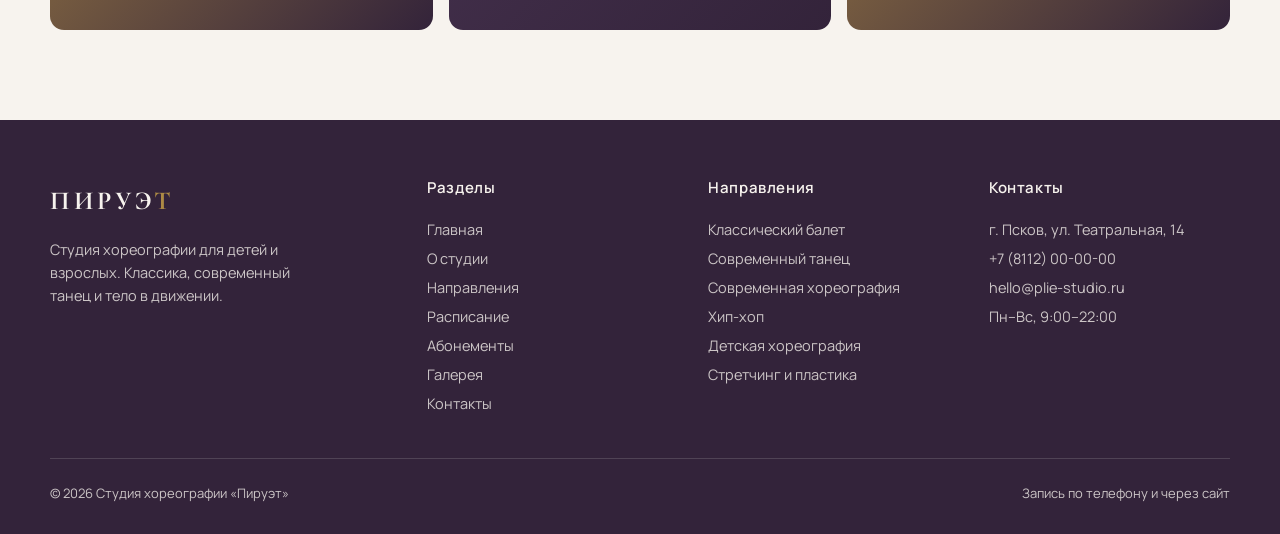
<file: gallery.html>
<!DOCTYPE html>
<html lang="ru">
<head>
    <meta charset="UTF-8">
    <meta name="viewport" content="width=device-width, initial-scale=1.0">
    <title>Галерея — «Пируэт»</title>
    <meta name="description" content="Фотографии с занятий и отчётных концертов студии хореографии «Пируэт».">
    <link rel="stylesheet" href="assets/css/styles.css">
</head>
<body>

<header class="header">
    <div class="wrap header__inner">
        <a class="logo" href="index.html" aria-label="На главную">
            <svg viewBox="0 0 40 40" fill="none">
                <circle cx="25" cy="8" r="4" fill="#c8a35b"/>
                <path d="M25 12 C 22 20, 31 22, 26 31 C 24 35, 15 35, 11 32" stroke="#33233a" stroke-width="2.4" stroke-linecap="round"/>
                <path d="M25 16 C 31 16, 35 12, 37 7" stroke="#33233a" stroke-width="2.4" stroke-linecap="round"/>
                <path d="M24 21 L 15 27" stroke="#33233a" stroke-width="2.4" stroke-linecap="round"/>
            </svg>
            <span class="logo__text">ПИРУЭ<span>Т</span></span>
        </a>
        <nav class="nav">
            <a href="index.html">Главная</a>
            <a href="about.html">О студии</a>
            <a href="classes.html">Направления</a>
            <a href="schedule.html">Расписание</a>
            <a href="prices.html">Абонементы</a>
            <a href="gallery.html">Галерея</a>
            <a href="contacts.html">Контакты</a>
        </nav>
        <div class="header__cta">
            <a href="contacts.html" class="btn btn--gold">Пробное занятие</a>
            <button class="burger" aria-label="Открыть меню"><span></span><span></span><span></span></button>
        </div>
    </div>
</header>

<section class="page-hero">
    <div class="wrap">
        <p class="eyebrow">Галерея</p>
        <h1>Как это выглядит</h1>
        <p>Кадры с занятий, репетиций и отчётных концертов. Нажмите на фото, чтобы открыть.</p>
    </div>
</section>

<section class="section">
    <div class="wrap">
        <div class="gallery-grid">
            <figure data-caption="Урок классического балета"><svg viewBox="0 0 24 24" fill="none"><path d="M14 4l2 5 5 1-4 4 1 5-4-3-4 3 1-5-4-4 5-1z" stroke="currentColor" stroke-width="1.2" stroke-linejoin="round"/></svg></figure>
            <figure data-caption="Современный танец, группа 12+"><svg viewBox="0 0 24 24" fill="none"><circle cx="12" cy="12" r="8" stroke="currentColor" stroke-width="1.2"/></svg></figure>
            <figure data-caption="Отчётный концерт, весна"><svg viewBox="0 0 24 24" fill="none"><path d="M4 18l5-9 4 5 3-4 4 8z" stroke="currentColor" stroke-width="1.2" stroke-linejoin="round"/></svg></figure>
            <figure data-caption="Детская хореография"><svg viewBox="0 0 24 24" fill="none"><circle cx="12" cy="8" r="3" stroke="currentColor" stroke-width="1.2"/><path d="M6 19c0-4 3-6 6-6s6 2 6 6" stroke="currentColor" stroke-width="1.2"/></svg></figure>
            <figure data-caption="Стретчинг и пластика"><svg viewBox="0 0 24 24" fill="none"><path d="M4 12h16" stroke="currentColor" stroke-width="1.2"/></svg></figure>
            <figure data-caption="Современная хореография, импровизация"><svg viewBox="0 0 24 24" fill="none"><path d="M6 6c6 4 6 8 12 12" stroke="currentColor" stroke-width="1.2"/></svg></figure>
            <figure data-caption="Хип-хоп, подростки"><svg viewBox="0 0 24 24" fill="none"><path d="M6 18V7l5 3 5-5v13" stroke="currentColor" stroke-width="1.2" stroke-linejoin="round"/></svg></figure>
            <figure data-caption="Репетиция в большом зале"><svg viewBox="0 0 24 24" fill="none"><rect x="5" y="5" width="14" height="14" rx="2" stroke="currentColor" stroke-width="1.2"/></svg></figure>
            <figure data-caption="Закулисье концерта"><svg viewBox="0 0 24 24" fill="none"><path d="M12 4v16M4 12h16" stroke="currentColor" stroke-width="1.2"/></svg></figure>
        </div>
    </div>
</section>

<div class="lightbox" aria-hidden="true">
    <button class="lightbox__close" aria-label="Закрыть">×</button>
    <div class="lightbox__nav">
        <button class="prev" aria-label="Предыдущее">‹</button>
        <button class="next" aria-label="Следующее">›</button>
    </div>
    <div class="lightbox__stage"></div>
</div>

<footer class="footer">
    <div class="wrap">
        <div class="footer__grid">
            <div>
                <span class="logo__text">ПИРУЭ<span>Т</span></span>
                <p class="footer__about">Студия хореографии для детей и взрослых. Классика, современный танец и тело в движении.</p>
            </div>
            <div>
                <h4>Разделы</h4>
                <ul>
                    <li><a href="index.html">Главная</a></li>
                    <li><a href="about.html">О студии</a></li>
                    <li><a href="classes.html">Направления</a></li>
                    <li><a href="schedule.html">Расписание</a></li>
                    <li><a href="prices.html">Абонементы</a></li>
                    <li><a href="gallery.html">Галерея</a></li>
                    <li><a href="contacts.html">Контакты</a></li>
                </ul>
            </div>
            <div>
                <h4>Направления</h4>
                <ul>
                    <li><a href="classes.html">Классический балет</a></li>
                    <li><a href="classes.html">Современный танец</a></li>
                    <li><a href="classes.html">Современная хореография</a></li>
                    <li><a href="classes.html">Хип-хоп</a></li>
                    <li><a href="classes.html">Детская хореография</a></li>
                    <li><a href="classes.html">Стретчинг и пластика</a></li>
                </ul>
            </div>
            <div>
                <h4>Контакты</h4>
                <ul>
                    <li>г. Псков, ул. Театральная, 14</li>
                    <li><a href="tel:+78112000000">+7 (8112) 00-00-00</a></li>
                    <li><a href="mailto:hello@plie-studio.ru">hello@plie-studio.ru</a></li>
                    <li>Пн–Вс, 9:00–22:00</li>
                </ul>
            </div>
        </div>
        <div class="footer__bottom">
            <span>© <span data-year></span> Студия хореографии «Пируэт»</span>
            <span>Запись по телефону и через сайт</span>
        </div>
    </div>
</footer>

<script src="assets/js/main.js"></script>
</body>
</html>
</file>
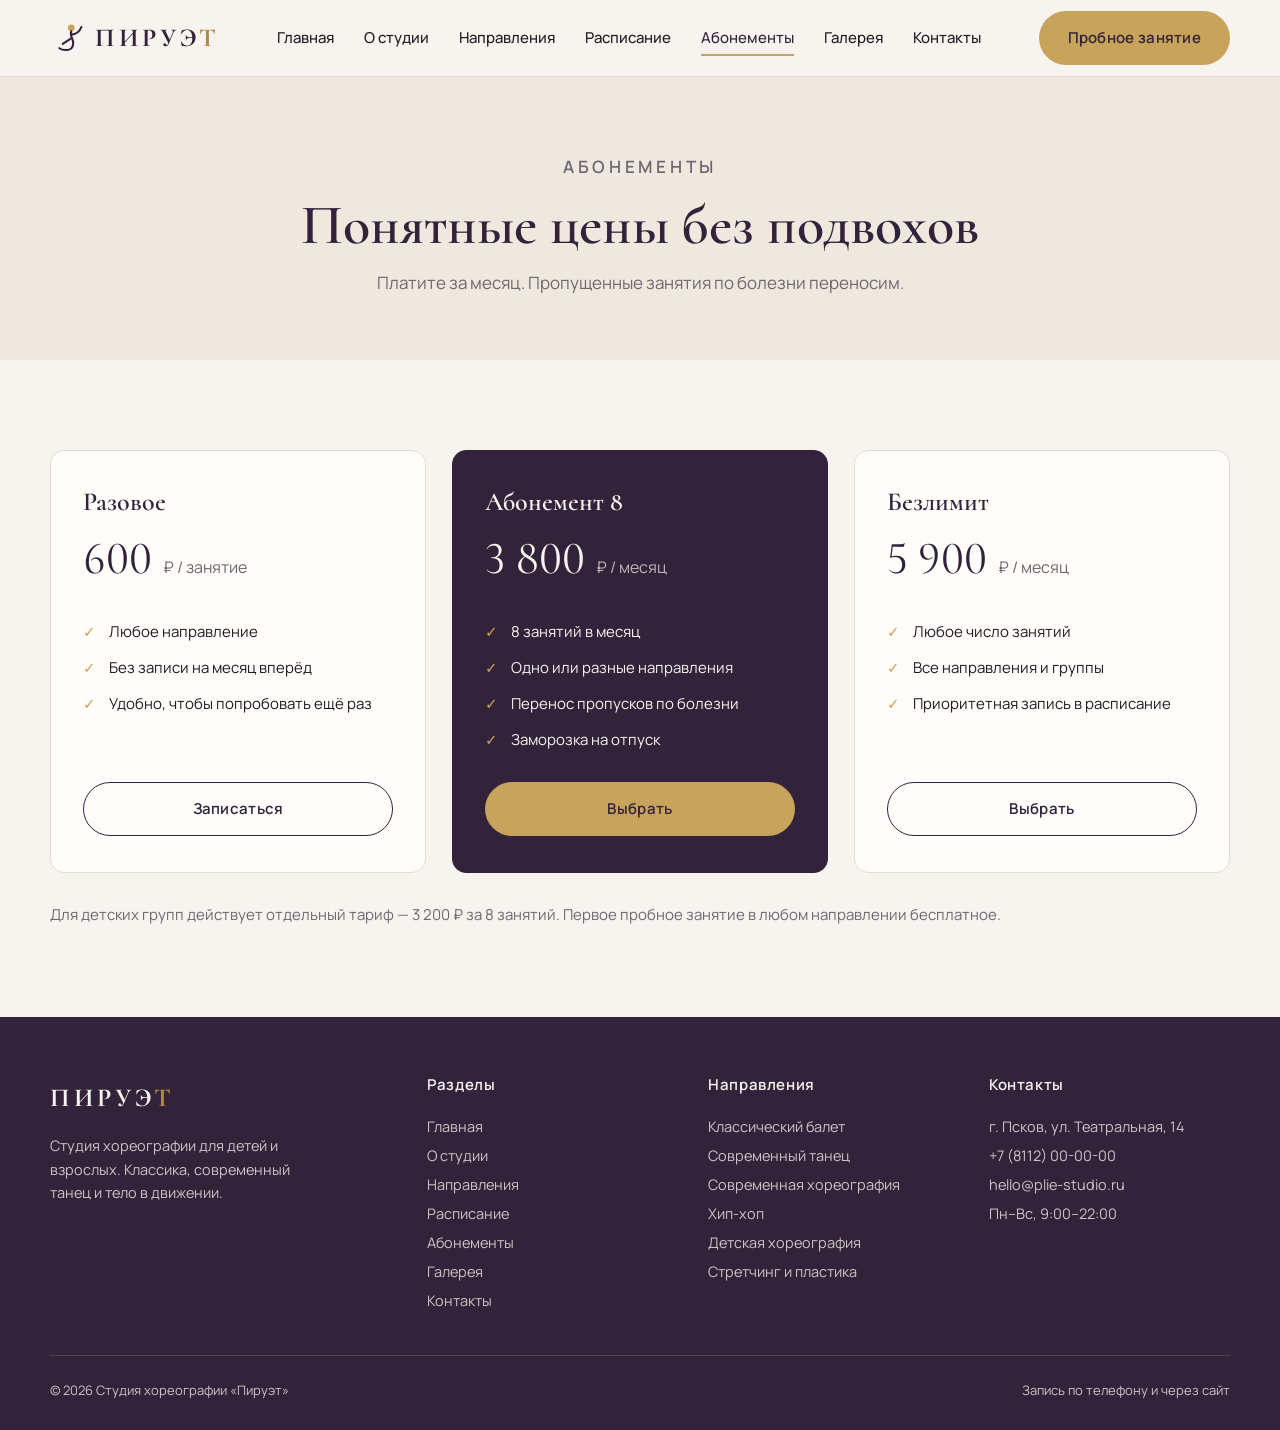
<file: prices.html>
<!DOCTYPE html>
<html lang="ru">
<head>
    <meta charset="UTF-8">
    <meta name="viewport" content="width=device-width, initial-scale=1.0">
    <title>Абонементы и цены — «Пируэт»</title>
    <meta name="description" content="Стоимость занятий в студии хореографии «Пируэт»: разовое занятие и абонементы.">
    <link rel="stylesheet" href="assets/css/styles.css">
</head>
<body>

<header class="header">
    <div class="wrap header__inner">
        <a class="logo" href="index.html" aria-label="На главную">
            <svg viewBox="0 0 40 40" fill="none">
                <circle cx="25" cy="8" r="4" fill="#c8a35b"/>
                <path d="M25 12 C 22 20, 31 22, 26 31 C 24 35, 15 35, 11 32" stroke="#33233a" stroke-width="2.4" stroke-linecap="round"/>
                <path d="M25 16 C 31 16, 35 12, 37 7" stroke="#33233a" stroke-width="2.4" stroke-linecap="round"/>
                <path d="M24 21 L 15 27" stroke="#33233a" stroke-width="2.4" stroke-linecap="round"/>
            </svg>
            <span class="logo__text">ПИРУЭ<span>Т</span></span>
        </a>
        <nav class="nav">
            <a href="index.html">Главная</a>
            <a href="about.html">О студии</a>
            <a href="classes.html">Направления</a>
            <a href="schedule.html">Расписание</a>
            <a href="prices.html">Абонементы</a>
            <a href="gallery.html">Галерея</a>
            <a href="contacts.html">Контакты</a>
        </nav>
        <div class="header__cta">
            <a href="contacts.html" class="btn btn--gold">Пробное занятие</a>
            <button class="burger" aria-label="Открыть меню"><span></span><span></span><span></span></button>
        </div>
    </div>
</header>

<section class="page-hero">
    <div class="wrap">
        <p class="eyebrow">Абонементы</p>
        <h1>Понятные цены без подвохов</h1>
        <p>Платите за месяц. Пропущенные занятия по болезни переносим.</p>
    </div>
</section>

<section class="section">
    <div class="wrap grid grid--3">
        <div class="price">
            <h3>Разовое</h3>
            <div class="price__num">600 <small>₽ / занятие</small></div>
            <ul>
                <li>Любое направление</li>
                <li>Без записи на месяц вперёд</li>
                <li>Удобно, чтобы попробовать ещё раз</li>
            </ul>
            <a href="contacts.html" class="btn btn--ghost">Записаться</a>
        </div>
        <div class="price price--feature">
            <h3>Абонемент 8</h3>
            <div class="price__num">3 800 <small>₽ / месяц</small></div>
            <ul>
                <li>8 занятий в месяц</li>
                <li>Одно или разные направления</li>
                <li>Перенос пропусков по болезни</li>
                <li>Заморозка на отпуск</li>
            </ul>
            <a href="contacts.html" class="btn btn--gold">Выбрать</a>
        </div>
        <div class="price">
            <h3>Безлимит</h3>
            <div class="price__num">5 900 <small>₽ / месяц</small></div>
            <ul>
                <li>Любое число занятий</li>
                <li>Все направления и группы</li>
                <li>Приоритетная запись в расписание</li>
            </ul>
            <a href="contacts.html" class="btn btn--ghost">Выбрать</a>
        </div>
    </div>
    <div class="wrap" style="margin-top:30px">
        <p style="color:var(--muted); font-size:15px">Для детских групп действует отдельный тариф — 3 200 ₽ за 8 занятий. Первое пробное занятие в любом направлении бесплатное.</p>
    </div>
</section>

<footer class="footer">
    <div class="wrap">
        <div class="footer__grid">
            <div>
                <span class="logo__text">ПИРУЭ<span>Т</span></span>
                <p class="footer__about">Студия хореографии для детей и взрослых. Классика, современный танец и тело в движении.</p>
            </div>
            <div>
                <h4>Разделы</h4>
                <ul>
                    <li><a href="index.html">Главная</a></li>
                    <li><a href="about.html">О студии</a></li>
                    <li><a href="classes.html">Направления</a></li>
                    <li><a href="schedule.html">Расписание</a></li>
                    <li><a href="prices.html">Абонементы</a></li>
                    <li><a href="gallery.html">Галерея</a></li>
                    <li><a href="contacts.html">Контакты</a></li>
                </ul>
            </div>
            <div>
                <h4>Направления</h4>
                <ul>
                    <li><a href="classes.html">Классический балет</a></li>
                    <li><a href="classes.html">Современный танец</a></li>
                    <li><a href="classes.html">Современная хореография</a></li>
                    <li><a href="classes.html">Хип-хоп</a></li>
                    <li><a href="classes.html">Детская хореография</a></li>
                    <li><a href="classes.html">Стретчинг и пластика</a></li>
                </ul>
            </div>
            <div>
                <h4>Контакты</h4>
                <ul>
                    <li>г. Псков, ул. Театральная, 14</li>
                    <li><a href="tel:+78112000000">+7 (8112) 00-00-00</a></li>
                    <li><a href="mailto:hello@plie-studio.ru">hello@plie-studio.ru</a></li>
                    <li>Пн–Вс, 9:00–22:00</li>
                </ul>
            </div>
        </div>
        <div class="footer__bottom">
            <span>© <span data-year></span> Студия хореографии «Пируэт»</span>
            <span>Запись по телефону и через сайт</span>
        </div>
    </div>
</footer>

<script src="assets/js/main.js"></script>
</body>
</html>
</file>
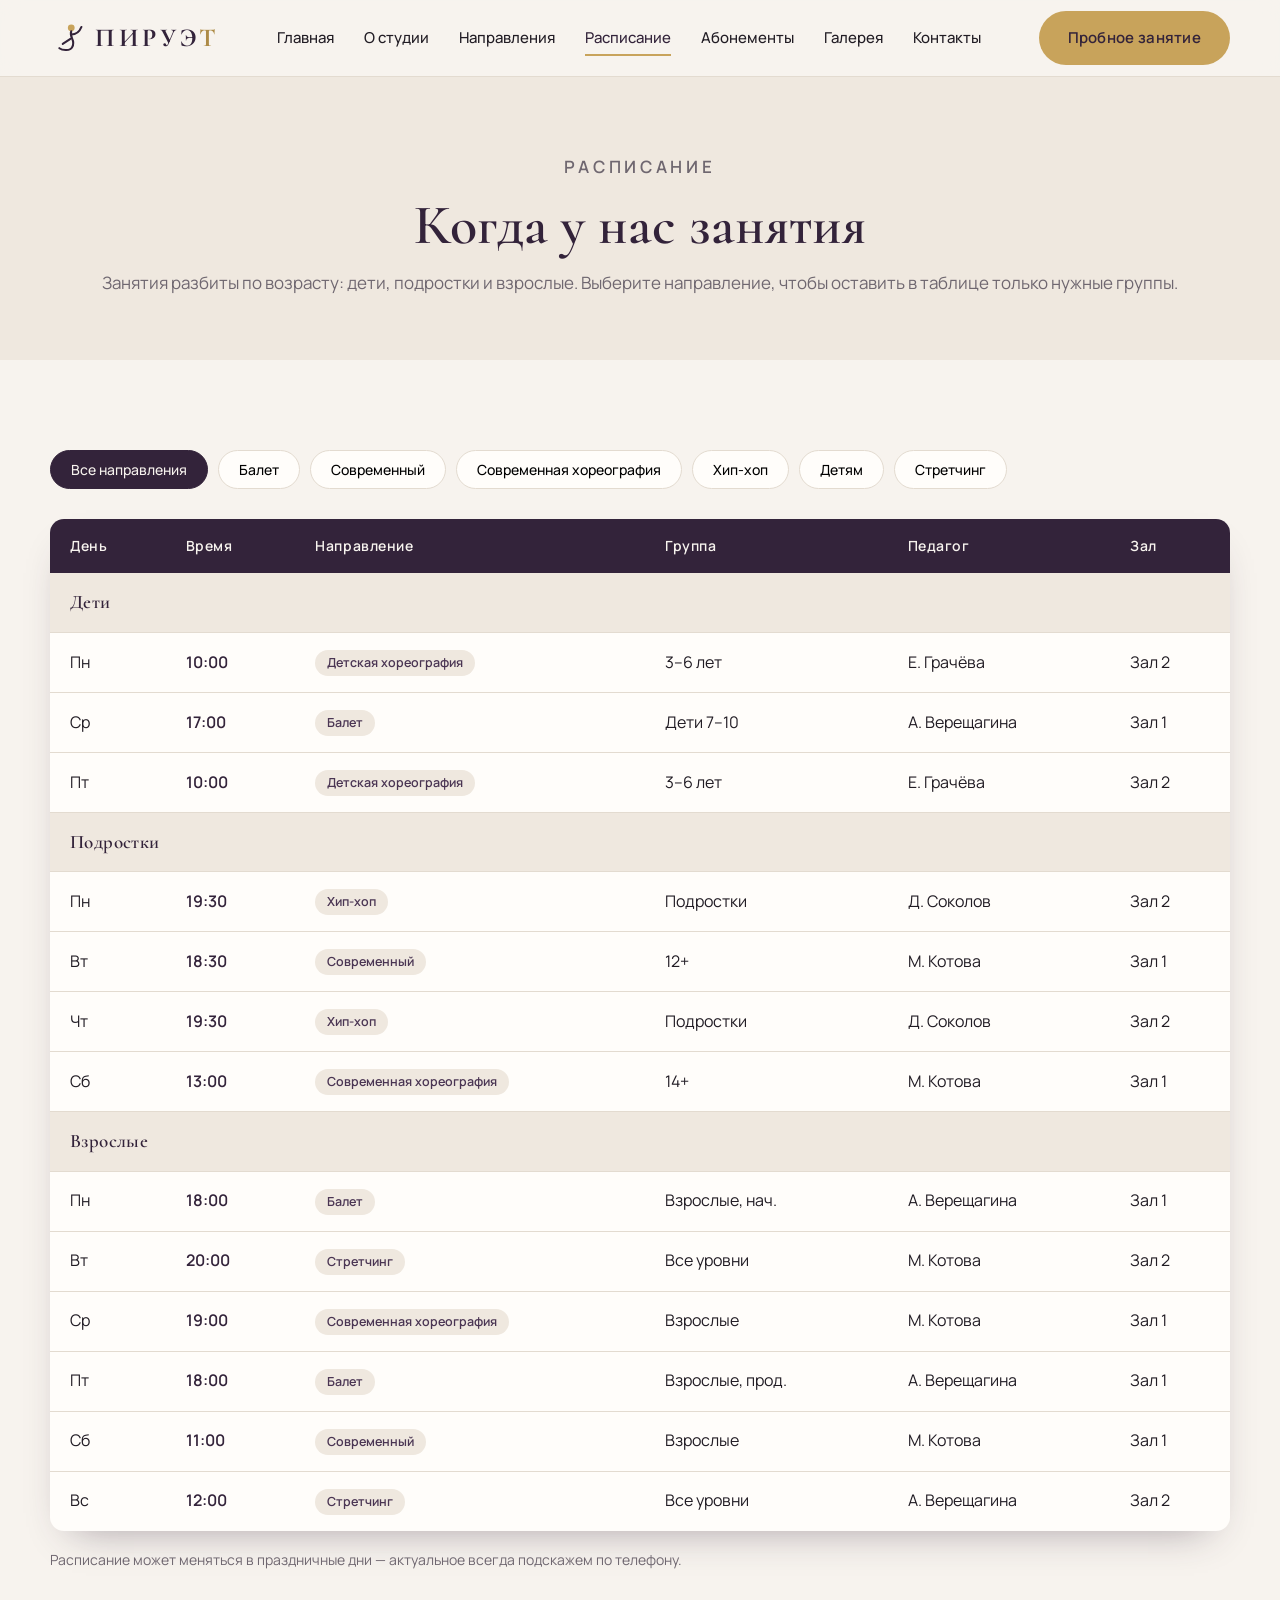
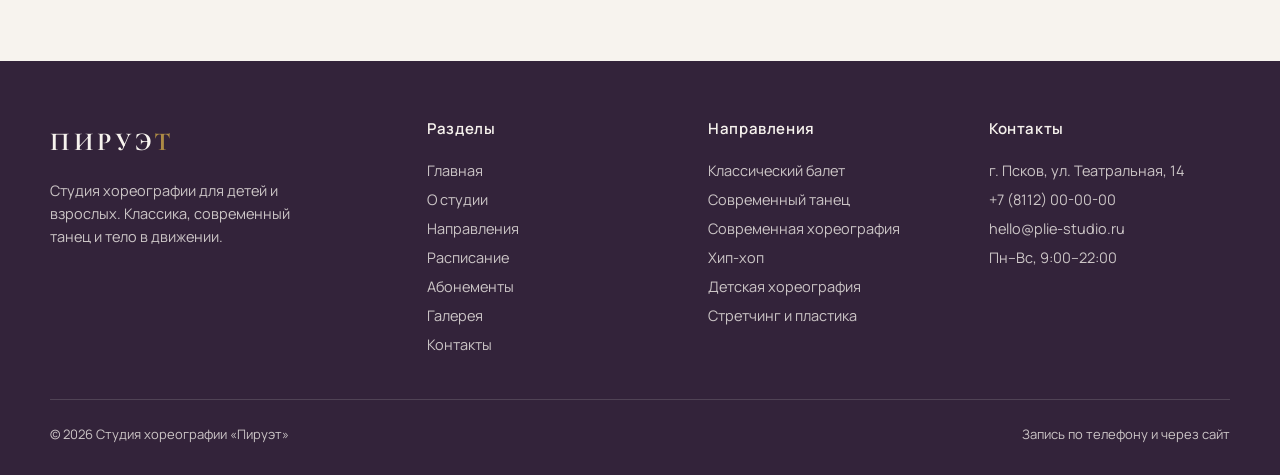
<file: schedule.html>
<!DOCTYPE html>
<html lang="ru">
<head>
    <meta charset="UTF-8">
    <meta name="viewport" content="width=device-width, initial-scale=1.0">
    <title>Расписание — «Пируэт»</title>
    <meta name="description" content="Расписание занятий студии хореографии «Пируэт» по возрастным группам, направлениям и дням недели.">
    <link rel="stylesheet" href="assets/css/styles.css">
</head>
<body>

<header class="header">
    <div class="wrap header__inner">
        <a class="logo" href="index.html" aria-label="На главную">
            <svg viewBox="0 0 40 40" fill="none">
                <circle cx="25" cy="8" r="4" fill="#c8a35b"/>
                <path d="M25 12 C 22 20, 31 22, 26 31 C 24 35, 15 35, 11 32" stroke="#33233a" stroke-width="2.4" stroke-linecap="round"/>
                <path d="M25 16 C 31 16, 35 12, 37 7" stroke="#33233a" stroke-width="2.4" stroke-linecap="round"/>
                <path d="M24 21 L 15 27" stroke="#33233a" stroke-width="2.4" stroke-linecap="round"/>
            </svg>
            <span class="logo__text">ПИРУЭ<span>Т</span></span>
        </a>
        <nav class="nav">
            <a href="index.html">Главная</a>
            <a href="about.html">О студии</a>
            <a href="classes.html">Направления</a>
            <a href="schedule.html">Расписание</a>
            <a href="prices.html">Абонементы</a>
            <a href="gallery.html">Галерея</a>
            <a href="contacts.html">Контакты</a>
        </nav>
        <div class="header__cta">
            <a href="contacts.html" class="btn btn--gold">Пробное занятие</a>
            <button class="burger" aria-label="Открыть меню"><span></span><span></span><span></span></button>
        </div>
    </div>
</header>

<section class="page-hero">
    <div class="wrap">
        <p class="eyebrow">Расписание</p>
        <h1>Когда у нас занятия</h1>
        <p>Занятия разбиты по возрасту: дети, подростки и взрослые. Выберите направление, чтобы оставить в таблице только нужные группы.</p>
    </div>
</section>

<section class="section">
    <div class="wrap">
        <div class="filter">
            <button data-filter="all" class="is-active">Все направления</button>
            <button data-filter="ballet">Балет</button>
            <button data-filter="modern">Современный</button>
            <button data-filter="contemporary">Современная хореография</button>
            <button data-filter="hiphop">Хип-хоп</button>
            <button data-filter="kids">Детям</button>
            <button data-filter="stretch">Стретчинг</button>
        </div>

        <table class="schedule">
            <thead>
                <tr>
                    <th>День</th>
                    <th>Время</th>
                    <th>Направление</th>
                    <th>Группа</th>
                    <th>Педагог</th>
                    <th>Зал</th>
                </tr>
            </thead>
            <tbody>
                <tr class="schedule__group"><td colspan="6">Дети</td></tr>
                <tr data-group="kids"><td>Пн</td><td class="time">10:00</td><td><span class="tag">Детская хореография</span></td><td>3–6 лет</td><td>Е. Грачёва</td><td>Зал 2</td></tr>
                <tr data-group="ballet"><td>Ср</td><td class="time">17:00</td><td><span class="tag">Балет</span></td><td>Дети 7–10</td><td>А. Верещагина</td><td>Зал 1</td></tr>
                <tr data-group="kids"><td>Пт</td><td class="time">10:00</td><td><span class="tag">Детская хореография</span></td><td>3–6 лет</td><td>Е. Грачёва</td><td>Зал 2</td></tr>

                <tr class="schedule__group"><td colspan="6">Подростки</td></tr>
                <tr data-group="hiphop"><td>Пн</td><td class="time">19:30</td><td><span class="tag">Хип-хоп</span></td><td>Подростки</td><td>Д. Соколов</td><td>Зал 2</td></tr>
                <tr data-group="modern"><td>Вт</td><td class="time">18:30</td><td><span class="tag">Современный</span></td><td>12+</td><td>М. Котова</td><td>Зал 1</td></tr>
                <tr data-group="hiphop"><td>Чт</td><td class="time">19:30</td><td><span class="tag">Хип-хоп</span></td><td>Подростки</td><td>Д. Соколов</td><td>Зал 2</td></tr>
                <tr data-group="contemporary"><td>Сб</td><td class="time">13:00</td><td><span class="tag">Современная хореография</span></td><td>14+</td><td>М. Котова</td><td>Зал 1</td></tr>

                <tr class="schedule__group"><td colspan="6">Взрослые</td></tr>
                <tr data-group="ballet"><td>Пн</td><td class="time">18:00</td><td><span class="tag">Балет</span></td><td>Взрослые, нач.</td><td>А. Верещагина</td><td>Зал 1</td></tr>
                <tr data-group="stretch"><td>Вт</td><td class="time">20:00</td><td><span class="tag">Стретчинг</span></td><td>Все уровни</td><td>М. Котова</td><td>Зал 2</td></tr>
                <tr data-group="contemporary"><td>Ср</td><td class="time">19:00</td><td><span class="tag">Современная хореография</span></td><td>Взрослые</td><td>М. Котова</td><td>Зал 1</td></tr>
                <tr data-group="ballet"><td>Пт</td><td class="time">18:00</td><td><span class="tag">Балет</span></td><td>Взрослые, прод.</td><td>А. Верещагина</td><td>Зал 1</td></tr>
                <tr data-group="modern"><td>Сб</td><td class="time">11:00</td><td><span class="tag">Современный</span></td><td>Взрослые</td><td>М. Котова</td><td>Зал 1</td></tr>
                <tr data-group="stretch"><td>Вс</td><td class="time">12:00</td><td><span class="tag">Стретчинг</span></td><td>Все уровни</td><td>А. Верещагина</td><td>Зал 2</td></tr>
            </tbody>
        </table>
        <p style="color:var(--muted); font-size:14px; margin-top:18px">Расписание может меняться в праздничные дни — актуальное всегда подскажем по телефону.</p>
    </div>
</section>

<footer class="footer">
    <div class="wrap">
        <div class="footer__grid">
            <div>
                <span class="logo__text">ПИРУЭ<span>Т</span></span>
                <p class="footer__about">Студия хореографии для детей и взрослых. Классика, современный танец и тело в движении.</p>
            </div>
            <div>
                <h4>Разделы</h4>
                <ul>
                    <li><a href="index.html">Главная</a></li>
                    <li><a href="about.html">О студии</a></li>
                    <li><a href="classes.html">Направления</a></li>
                    <li><a href="schedule.html">Расписание</a></li>
                    <li><a href="prices.html">Абонементы</a></li>
                    <li><a href="gallery.html">Галерея</a></li>
                    <li><a href="contacts.html">Контакты</a></li>
                </ul>
            </div>
            <div>
                <h4>Направления</h4>
                <ul>
                    <li><a href="classes.html">Классический балет</a></li>
                    <li><a href="classes.html">Современный танец</a></li>
                    <li><a href="classes.html">Современная хореография</a></li>
                    <li><a href="classes.html">Хип-хоп</a></li>
                    <li><a href="classes.html">Детская хореография</a></li>
                    <li><a href="classes.html">Стретчинг и пластика</a></li>
                </ul>
            </div>
            <div>
                <h4>Контакты</h4>
                <ul>
                    <li>г. Псков, ул. Театральная, 14</li>
                    <li><a href="tel:+78112000000">+7 (8112) 00-00-00</a></li>
                    <li><a href="mailto:hello@plie-studio.ru">hello@plie-studio.ru</a></li>
                    <li>Пн–Вс, 9:00–22:00</li>
                </ul>
            </div>
        </div>
        <div class="footer__bottom">
            <span>© <span data-year></span> Студия хореографии «Пируэт»</span>
            <span>Запись по телефону и через сайт</span>
        </div>
    </div>
</footer>

<script src="assets/js/main.js"></script>
</body>
</html>
</file>
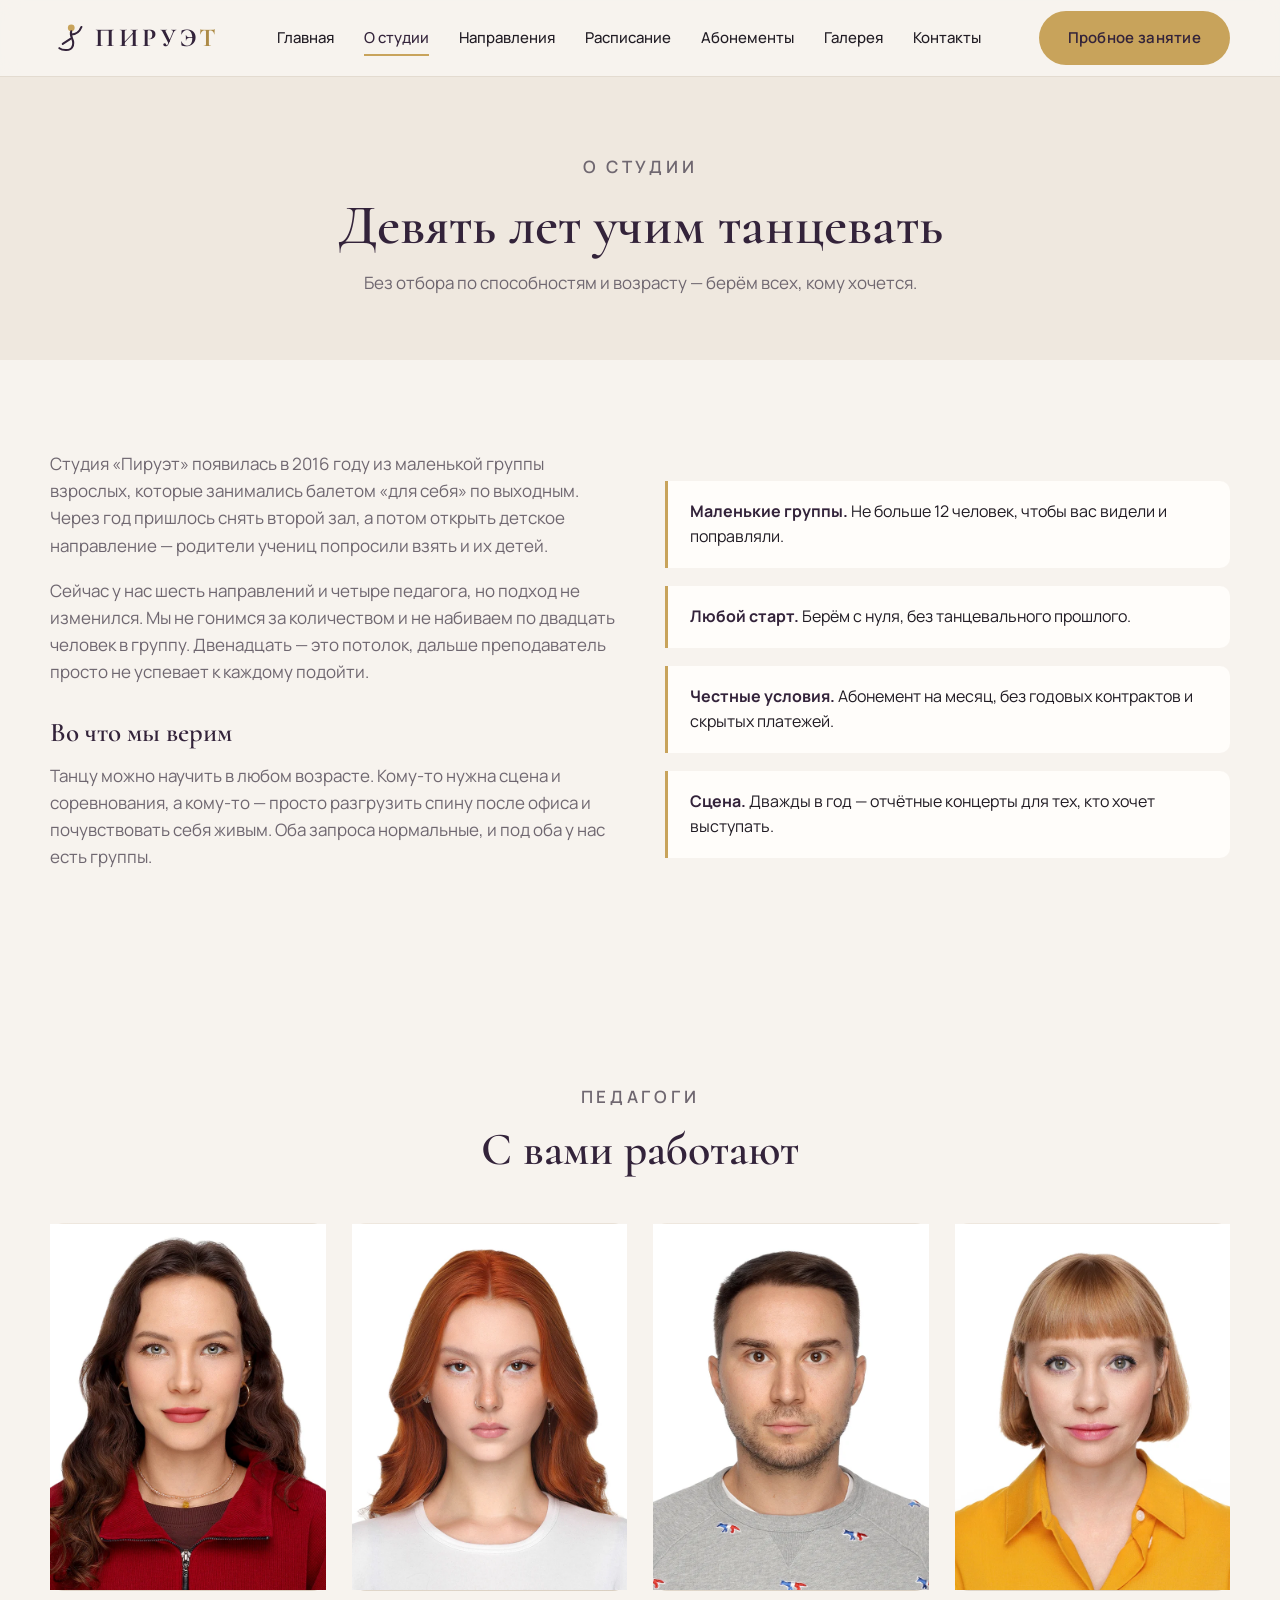
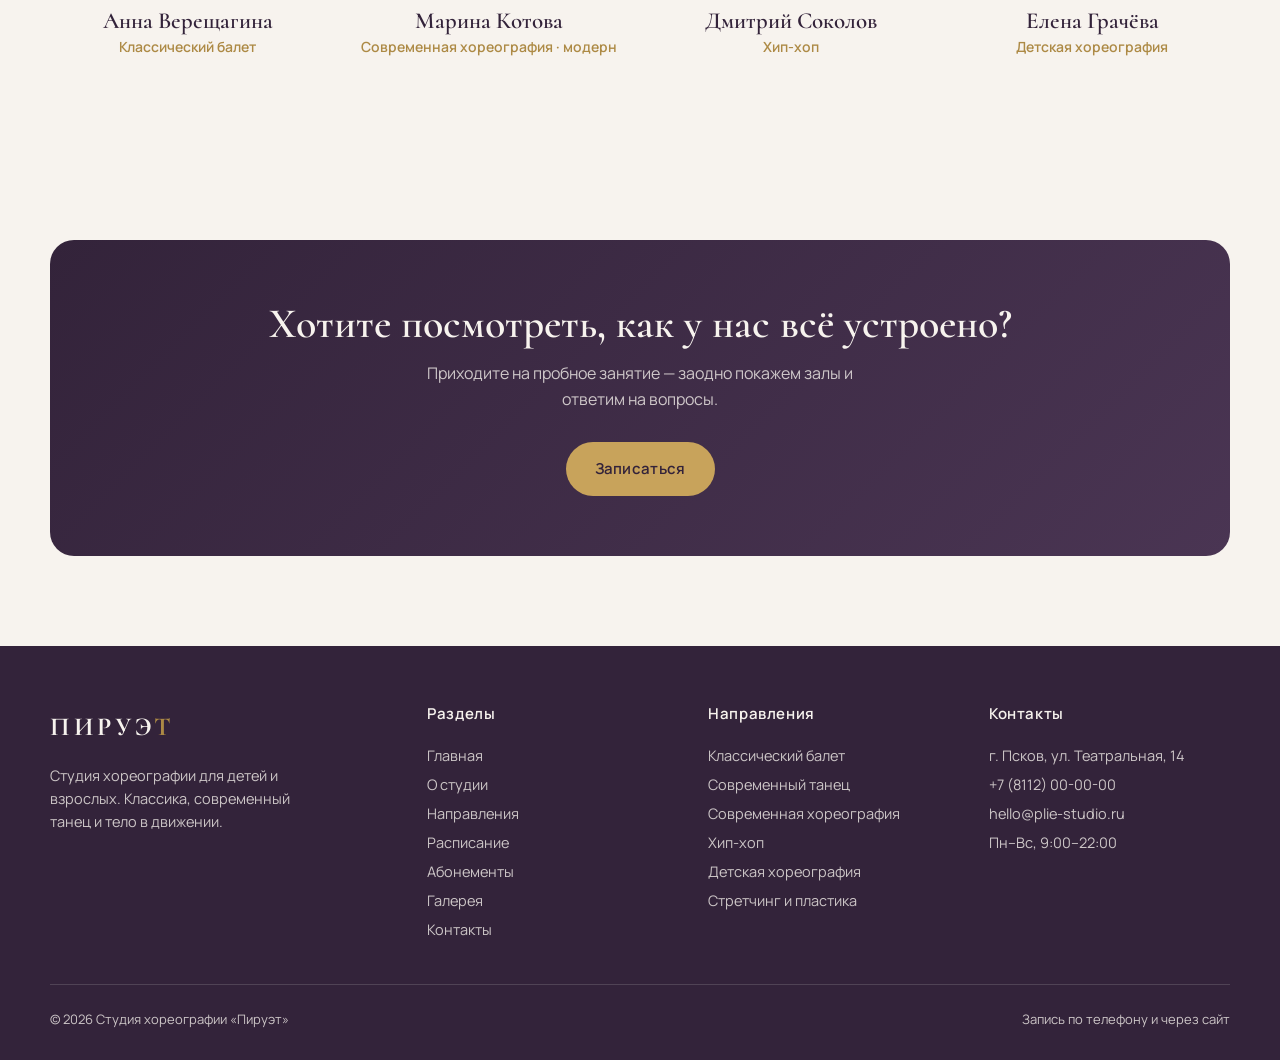
<file: site/about.html>
<!DOCTYPE html>
<html lang="ru">
<head>
    <meta charset="UTF-8">
    <meta name="viewport" content="width=device-width, initial-scale=1.0">
    <title>О студии — «Пируэт»</title>
    <meta name="description" content="История студии хореографии «Пируэт», наши принципы и команда преподавателей.">
    <link rel="stylesheet" href="assets/css/styles.css">
</head>
<body>

<header class="header">
    <div class="wrap header__inner">
        <a class="logo" href="index.html" aria-label="На главную">
            <svg viewBox="0 0 40 40" fill="none">
                <circle cx="25" cy="8" r="4" fill="#c8a35b"/>
                <path d="M25 12 C 22 20, 31 22, 26 31 C 24 35, 15 35, 11 32" stroke="#33233a" stroke-width="2.4" stroke-linecap="round"/>
                <path d="M25 16 C 31 16, 35 12, 37 7" stroke="#33233a" stroke-width="2.4" stroke-linecap="round"/>
                <path d="M24 21 L 15 27" stroke="#33233a" stroke-width="2.4" stroke-linecap="round"/>
            </svg>
            <span class="logo__text">ПИРУЭ<span>Т</span></span>
        </a>
        <nav class="nav">
            <a href="index.html">Главная</a>
            <a href="about.html">О студии</a>
            <a href="classes.html">Направления</a>
            <a href="schedule.html">Расписание</a>
            <a href="prices.html">Абонементы</a>
            <a href="gallery.html">Галерея</a>
            <a href="contacts.html">Контакты</a>
        </nav>
        <div class="header__cta">
            <a href="contacts.html" class="btn btn--gold">Пробное занятие</a>
            <button class="burger" aria-label="Открыть меню"><span></span><span></span><span></span></button>
        </div>
    </div>
</header>

<section class="page-hero">
    <div class="wrap">
        <p class="eyebrow">О студии</p>
        <h1>Девять лет учим танцевать</h1>
        <p>Без отбора по способностям и возрасту — берём всех, кому хочется.</p>
    </div>
</section>

<section class="section">
    <div class="wrap split">
        <div class="prose">
            <p>Студия «Пируэт» появилась в 2016 году из маленькой группы взрослых, которые занимались балетом «для себя» по выходным. Через год пришлось снять второй зал, а потом открыть детское направление — родители учениц попросили взять и их детей.</p>
            <p>Сейчас у нас шесть направлений и четыре педагога, но подход не изменился. Мы не гонимся за количеством и не набиваем по двадцать человек в группу. Двенадцать — это потолок, дальше преподаватель просто не успевает к каждому подойти.</p>
            <h3>Во что мы верим</h3>
            <p>Танцу можно научить в любом возрасте. Кому-то нужна сцена и соревнования, а кому-то — просто разгрузить спину после офиса и почувствовать себя живым. Оба запроса нормальные, и под оба у нас есть группы.</p>
        </div>
        <ul class="values">
            <li><b>Маленькие группы.</b> Не больше 12 человек, чтобы вас видели и поправляли.</li>
            <li><b>Любой старт.</b> Берём с нуля, без танцевального прошлого.</li>
            <li><b>Честные условия.</b> Абонемент на месяц, без годовых контрактов и скрытых платежей.</li>
            <li><b>Сцена.</b> Дважды в год — отчётные концерты для тех, кто хочет выступать.</li>
        </ul>
    </div>
</section>

<section class="section">
    <div class="wrap">
        <div class="section__head section__head--center">
            <p class="eyebrow">Педагоги</p>
            <h2>С вами работают</h2>
        </div>
        
        <div class="grid grid--4">
            <!-- Анна Верещагина -->
            <div class="teacher">
                <div class="teacher__photo">
                    <img src="assets/img/1.jpg" alt="Анна Верещагина">
                </div>
                <h3>Анна Верещагина</h3>
                <span>Классический балет</span>
            </div>

            <!-- Марина Котова -->
            <div class="teacher">
                <div class="teacher__photo">
                    <img src="assets/img/3.jpg" alt="Марина Котова">
                </div>
                <h3>Марина Котова</h3>
                <span>Современная хореография · модерн</span>
            </div>

            <!-- Дмитрий Соколов -->
            <div class="teacher">
                <div class="teacher__photo">
                    <img src="assets/img/2.jpg" alt="Дмитрий Соколов">
                </div>
                <h3>Дмитрий Соколов</h3>
                <span>Хип-хоп</span>
            </div>

            <!-- Елена Грачёва -->
            <div class="teacher">
                <div class="teacher__photo">
                    <img src="assets/img/4.jpg" alt="Елена Грачёва">
                </div>
                <h3>Елена Грачёва</h3>
                <span>Детская хореография</span>
            </div>
        </div>
    </div>
</section>

<section class="section">
    <div class="wrap">
        <div class="cta-band">
            <h2>Хотите посмотреть, как у нас всё устроено?</h2>
            <p>Приходите на пробное занятие — заодно покажем залы и ответим на вопросы.</p>
            <a href="contacts.html" class="btn btn--gold">Записаться</a>
        </div>
    </div>
</section>

<footer class="footer">
    <div class="wrap">
        <div class="footer__grid">
            <div>
                <span class="logo__text">ПИРУЭ<span>Т</span></span>
                <p class="footer__about">Студия хореографии для детей и взрослых. Классика, современный танец и тело в движении.</p>
            </div>
            <div>
                <h4>Разделы</h4>
                <ul>
                    <li><a href="index.html">Главная</a></li>
                    <li><a href="about.html">О студии</a></li>
                    <li><a href="classes.html">Направления</a></li>
                    <li><a href="schedule.html">Расписание</a></li>
                    <li><a href="prices.html">Абонементы</a></li>
                    <li><a href="gallery.html">Галерея</a></li>
                    <li><a href="contacts.html">Контакты</a></li>
                </ul>
            </div>
            <div>
                <h4>Направления</h4>
                <ul>
                    <li><a href="classes.html">Классический балет</a></li>
                    <li><a href="classes.html">Современный танец</a></li>
                    <li><a href="classes.html">Современная хореография</a></li>
                    <li><a href="classes.html">Хип-хоп</a></li>
                    <li><a href="classes.html">Детская хореография</a></li>
                    <li><a href="classes.html">Стретчинг и пластика</a></li>
                </ul>
            </div>
            <div>
                <h4>Контакты</h4>
                <ul>
                    <li>г. Псков, ул. Театральная, 14</li>
                    <li><a href="tel:+78112000000">+7 (8112) 00-00-00</a></li>
                    <li><a href="mailto:hello@plie-studio.ru">hello@plie-studio.ru</a></li>
                    <li>Пн–Вс, 9:00–22:00</li>
                </ul>
            </div>
        </div>
        <div class="footer__bottom">
            <span>© <span data-year></span> Студия хореографии «Пируэт»</span>
            <span>Запись по телефону и через сайт</span>
        </div>
    </div>
</footer>

<script src="assets/js/main.js"></script>
</body>
</html>
</file>
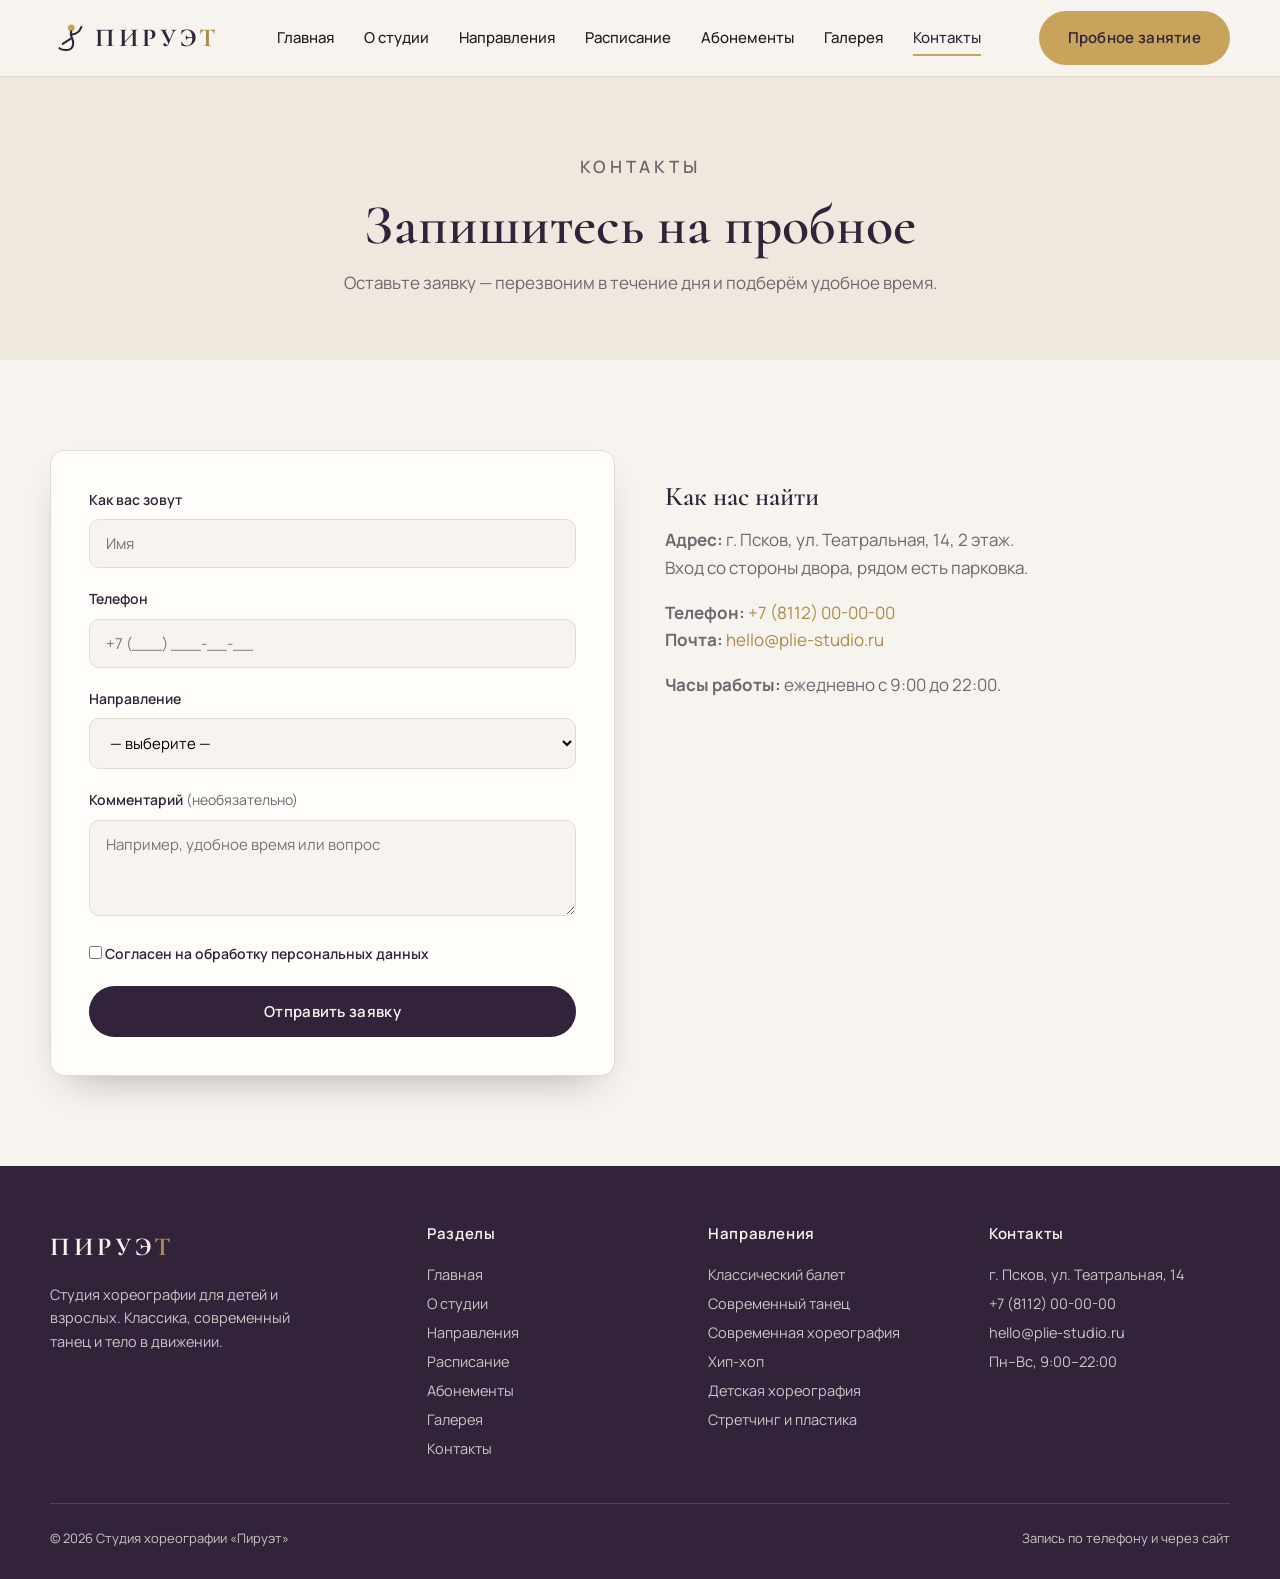
<file: site/contacts.html>
<!DOCTYPE html>
<html lang="ru">
<head>
    <meta charset="UTF-8">
    <meta name="viewport" content="width=device-width, initial-scale=1.0">
    <title>Контакты и запись — «Пируэт»</title>
    <meta name="description" content="Адрес, телефон и форма записи на пробное занятие в студии хореографии «Пируэт».">
    <link rel="stylesheet" href="assets/css/styles.css">
</head>
<body>

<header class="header">
    <div class="wrap header__inner">
        <a class="logo" href="index.html" aria-label="На главную">
            <svg viewBox="0 0 40 40" fill="none">
                <circle cx="25" cy="8" r="4" fill="#c8a35b"/>
                <path d="M25 12 C 22 20, 31 22, 26 31 C 24 35, 15 35, 11 32" stroke="#33233a" stroke-width="2.4" stroke-linecap="round"/>
                <path d="M25 16 C 31 16, 35 12, 37 7" stroke="#33233a" stroke-width="2.4" stroke-linecap="round"/>
                <path d="M24 21 L 15 27" stroke="#33233a" stroke-width="2.4" stroke-linecap="round"/>
            </svg>
            <span class="logo__text">ПИРУЭ<span>Т</span></span>
        </a>
        <nav class="nav">
            <a href="index.html">Главная</a>
            <a href="about.html">О студии</a>
            <a href="classes.html">Направления</a>
            <a href="schedule.html">Расписание</a>
            <a href="prices.html">Абонементы</a>
            <a href="gallery.html">Галерея</a>
            <a href="contacts.html">Контакты</a>
        </nav>
        <div class="header__cta">
            <a href="contacts.html" class="btn btn--gold">Пробное занятие</a>
            <button class="burger" aria-label="Открыть меню"><span></span><span></span><span></span></button>
        </div>
    </div>
</header>

<section class="page-hero">
    <div class="wrap">
        <p class="eyebrow">Контакты</p>
        <h1>Запишитесь на пробное</h1>
        <p>Оставьте заявку — перезвоним в течение дня и подберём удобное время.</p>
    </div>
</section>

<section class="section">
    <div class="wrap split" style="align-items:start">
        <div>
            <form id="booking-form" class="form" novalidate>
                <div class="form__success">Спасибо! Заявка принята. Мы перезвоним вам в ближайшее время.</div>

                <div class="field">
                    <label for="name">Как вас зовут</label>
                    <input type="text" id="name" name="name" placeholder="Имя">
                    <div class="field__error"></div>
                </div>
                <div class="field">
                    <label for="phone">Телефон</label>
                    <input type="tel" id="phone" name="phone" placeholder="+7 (___) ___-__-__">
                    <div class="field__error"></div>
                </div>
                <div class="field">
                    <label for="direction">Направление</label>
                    <select id="direction" name="direction">
                        <option value="">— выберите —</option>
                        <option value="ballet">Классический балет</option>
                        <option value="modern">Современный танец</option>
                        <option value="contemporary">Современная хореография</option>
                        <option value="hiphop">Хип-хоп</option>
                        <option value="kids">Детская хореография</option>
                        <option value="stretch">Стретчинг и пластика</option>
                    </select>
                    <div class="field__error"></div>
                </div>
                <div class="field">
                    <label for="comment">Комментарий <span style="color:var(--muted); font-weight:400">(необязательно)</span></label>
                    <textarea id="comment" name="comment" placeholder="Например, удобное время или вопрос"></textarea>
                </div>
                <div class="field">
                    <label class="checkbox">
                        <input type="checkbox" name="agree">
                        <span>Согласен на обработку персональных данных</span>
                    </label>
                    <div class="field__error"></div>
                </div>
                <button type="submit" class="btn btn--primary" style="width:100%; justify-content:center">Отправить заявку</button>
            </form>
        </div>

        <div class="prose">
            <h3>Как нас найти</h3>
            <p><b>Адрес:</b> г. Псков, ул. Театральная, 14, 2 этаж.<br>
            Вход со стороны двора, рядом есть парковка.</p>
            <p><b>Телефон:</b> <a href="tel:+78112000000" style="color:var(--gold-dark)">+7 (8112) 00-00-00</a><br>
            <b>Почта:</b> <a href="mailto:hello@plie-studio.ru" style="color:var(--gold-dark)">hello@plie-studio.ru</a></p>
            <p><b>Часы работы:</b> ежедневно с 9:00 до 22:00.</p>
            </div>
        </div>
    </div>
</section>

<footer class="footer">
    <div class="wrap">
        <div class="footer__grid">
            <div>
                <span class="logo__text">ПИРУЭ<span>Т</span></span>
                <p class="footer__about">Студия хореографии для детей и взрослых. Классика, современный танец и тело в движении.</p>
            </div>
            <div>
                <h4>Разделы</h4>
                <ul>
                    <li><a href="index.html">Главная</a></li>
                    <li><a href="about.html">О студии</a></li>
                    <li><a href="classes.html">Направления</a></li>
                    <li><a href="schedule.html">Расписание</a></li>
                    <li><a href="prices.html">Абонементы</a></li>
                    <li><a href="gallery.html">Галерея</a></li>
                    <li><a href="contacts.html">Контакты</a></li>
                </ul>
            </div>
            <div>
                <h4>Направления</h4>
                <ul>
                    <li><a href="classes.html">Классический балет</a></li>
                    <li><a href="classes.html">Современный танец</a></li>
                    <li><a href="classes.html">Современная хореография</a></li>
                    <li><a href="classes.html">Хип-хоп</a></li>
                    <li><a href="classes.html">Детская хореография</a></li>
                    <li><a href="classes.html">Стретчинг и пластика</a></li>
                </ul>
            </div>
            <div>
                <h4>Контакты</h4>
                <ul>
                    <li>г. Псков, ул. Театральная, 14</li>
                    <li><a href="tel:+78112000000">+7 (8112) 00-00-00</a></li>
                    <li><a href="mailto:hello@plie-studio.ru">hello@plie-studio.ru</a></li>
                    <li>Пн–Вс, 9:00–22:00</li>
                </ul>
            </div>
        </div>
        <div class="footer__bottom">
            <span>© <span data-year></span> Студия хореографии «Пируэт»</span>
            <span>Запись по телефону и через сайт</span>
        </div>
    </div>
</footer>

<script src="assets/js/main.js"></script>
</body>
</html>
</file>
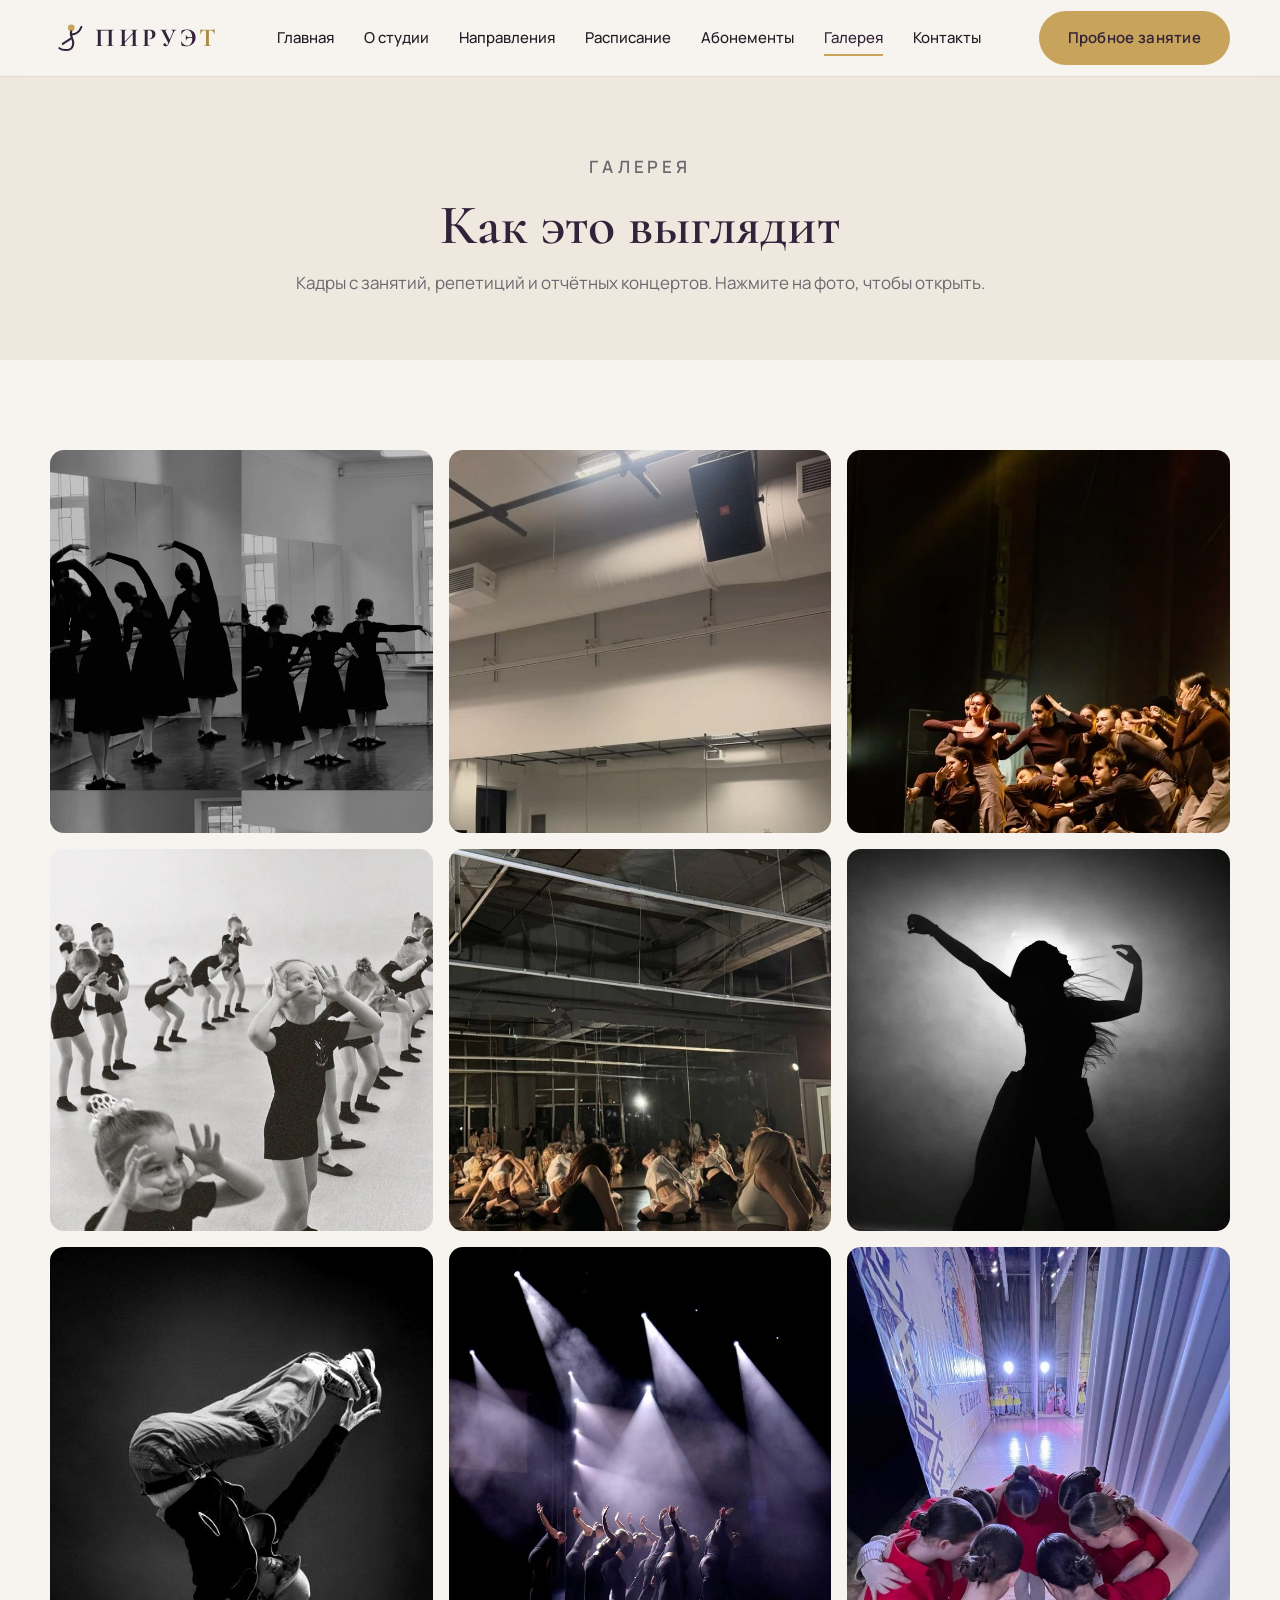
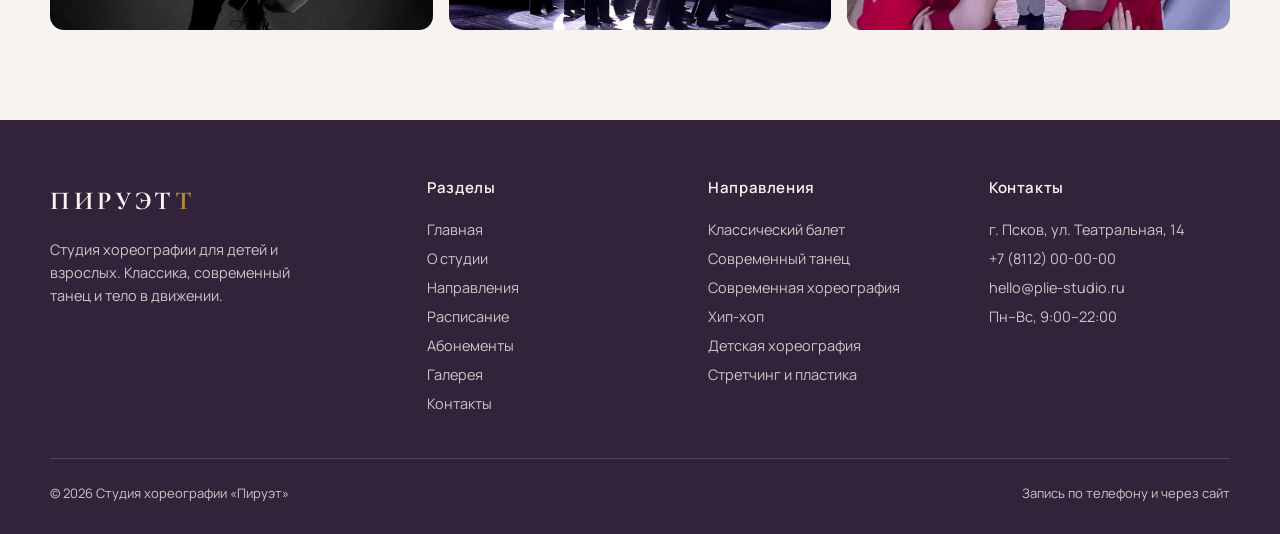
<file: site/gallery.html>
<!DOCTYPE html>
<html lang="ru">
<head>
    <meta charset="UTF-8">
    <meta name="viewport" content="width=device-width, initial-scale=1.0">
    <title>Галерея — «Пируэт»</title>
    <meta name="description" content="Фотографии с занятий и отчётных концертов студии хореографии «Пируэт».">
    <link rel="stylesheet" href="assets/css/styles.css">
</head>
<body>

<header class="header">
    <div class="wrap header__inner">
        <a class="logo" href="index.html" aria-label="На главную">
            <svg viewBox="0 0 40 40" fill="none">
                <circle cx="25" cy="8" r="4" fill="#c8a35b"/>
                <path d="M25 12 C 22 20, 31 22, 26 31 C 24 35, 15 35, 11 32" stroke="#33233a" stroke-width="2.4" stroke-linecap="round"/>
                <path d="M25 16 C 31 16, 35 12, 37 7" stroke="#33233a" stroke-width="2.4" stroke-linecap="round"/>
                <path d="M24 21 L 15 27" stroke="#33233a" stroke-width="2.4" stroke-linecap="round"/>
            </svg>
            <span class="logo__text">ПИРУЭ<span>Т</span></span>
        </a>
        <nav class="nav">
            <a href="index.html">Главная</a>
            <a href="about.html">О студии</a>
            <a href="classes.html">Направления</a>
            <a href="schedule.html">Расписание</a>
            <a href="prices.html">Абонементы</a>
            <a href="gallery.html">Галерея</a>
            <a href="contacts.html">Контакты</a>
        </nav>
        <div class="header__cta">
            <a href="contacts.html" class="btn btn--gold">Пробное занятие</a>
            <button class="burger" aria-label="Открыть меню"><span></span><span></span><span></span></button>
        </div>
    </div>
</header>

<section class="page-hero">
    <div class="wrap">
        <p class="eyebrow">Галерея</p>
        <h1>Как это выглядит</h1>
        <p>Кадры с занятий, репетиций и отчётных концертов. Нажмите на фото, чтобы открыть.</p>
    </div>
</section>

<section class="section">
    <div class="wrap">
        <div class="gallery-grid">
            <figure data-caption="Урок классического балета">
                <img src="assets/img/11.jpg" alt="Урок классического балета">
            </figure>
            
            <figure data-caption="Современный танец, группа 12+">
                <img src="assets/img/12.jpg" alt="Современный танец, группа 12+">
            </figure>
            
            <figure data-caption="Отчётный концерт, весна">
                <img src="assets/img/13.jpg" alt="Отчётный концерт, весна">
            </figure>
            
            <figure data-caption="Детская хореография">
                <img src="assets/img/14.jpg" alt="Детская хореография">
            </figure>
            
            <figure data-caption="Стретчинг и пластика">
                <img src="assets/img/15.jpg" alt="Стретчинг и пластика">
            </figure>
            
            <figure data-caption="Современная хореография, импровизация">
                <img src="assets/img/16.jpg" alt="Современная хореография, импровизация">
            </figure>
            
            <figure data-caption="Хип-хоп, подростки">
                <img src="assets/img/17.jpg" alt="Хип-хоп, подростки">
            </figure>
            
            <figure data-caption="Репетиция в большом зале">
                <img src="assets/img/18.jpg" alt="Репетиция в большом зале">
            </figure>
            
            <figure data-caption="Закулисье концерта">
                <img src="assets/img/19.jpg" alt="Закулисье концерта">
            </figure>
        </div>
    </div>
</section>

<div class="lightbox" aria-hidden="true">
    <button class="lightbox__close" aria-label="Закрыть">×</button>
    <div class="lightbox__nav">
        <button class="prev" aria-label="Предыдущее">‹</button>
        <button class="next" aria-label="Следующее">›</button>
    </div>
    <div class="lightbox__stage"></div>
</div>

<footer class="footer">
    <div class="wrap">
        <div class="footer__grid">
            <div>
                <span class="logo__text">ПИРУЭТ<span>Т</span></span>
                <p class="footer__about">Студия хореографии для детей и взрослых. Классика, современный танец и тело в движении.</p>
            </div>
            <div>
                <h4>Разделы</h4>
                <ul>
                    <li><a href="index.html">Главная</a></li>
                    <li><a href="about.html">О студии</a></li>
                    <li><a href="classes.html">Направления</a></li>
                    <li><a href="schedule.html">Расписание</a></li>
                    <li><a href="prices.html">Абонементы</a></li>
                    <li><a href="gallery.html">Галерея</a></li>
                    <li><a href="contacts.html">Контакты</a></li>
                </ul>
            </div>
            <div>
                <h4>Направления</h4>
                <ul>
                    <li><a href="classes.html">Классический балет</a></li>
                    <li><a href="classes.html">Современный танец</a></li>
                    <li><a href="classes.html">Современная хореография</a></li>
                    <li><a href="classes.html">Хип-хоп</a></li>
                    <li><a href="classes.html">Детская хореография</a></li>
                    <li><a href="classes.html">Стретчинг и пластика</a></li>
                </ul>
            </div>
            <div>
                <h4>Контакты</h4>
                <ul>
                    <li>г. Псков, ул. Театральная, 14</li>
                    <li><a href="tel:+78112000000">+7 (8112) 00-00-00</a></li>
                    <li><a href="mailto:hello@plie-studio.ru">hello@plie-studio.ru</a></li>
                    <li>Пн–Вс, 9:00–22:00</li>
                </ul>
            </div>
        </div>
        <div class="footer__bottom">
            <span>© <span data-year></span> Студия хореографии «Пируэт»</span>
            <span>Запись по телефону и через сайт</span>
        </div>
    </div>
</footer>

<script src="assets/js/main.js"></script>

<script>
document.addEventListener('DOMContentLoaded', function() {
    const lightbox = document.querySelector('.lightbox');
    const lightboxStage = document.querySelector('.lightbox__stage');
    const closeBtn = document.querySelector('.lightbox__close');
    const prevBtn = document.querySelector('.lightbox__nav .prev');
    const nextBtn = document.querySelector('.lightbox__nav .next');
    
    let currentImages = [];
    let currentIndex = 0;

    const galleryFigures = document.querySelectorAll('.gallery-grid figure');
    
    galleryFigures.forEach((figure, index) => {
        const img = figure.querySelector('img');
        if (img) {
            currentImages.push(img.src);
            
            figure.addEventListener('click', function() {
                currentIndex = index;
                lightboxStage.innerHTML = '';
                const newImg = document.createElement('img');
                newImg.src = currentImages[currentIndex];
                newImg.alt = 'Фото галереи';
                newImg.style.width = '100%';
                newImg.style.height = '100%';
                newImg.style.objectFit = 'contain';
                newImg.style.borderRadius = '14px';
                lightboxStage.appendChild(newImg);
                lightbox.classList.add('is-open');
                lightbox.setAttribute('aria-hidden', 'false');
                document.body.style.overflow = 'hidden';
            });
        }
    });

    function closeLightbox() {
        lightbox.classList.remove('is-open');
        lightbox.setAttribute('aria-hidden', 'true');
        document.body.style.overflow = '';
        lightboxStage.innerHTML = '';
    }

    function nextImage() {
        if (currentImages.length === 0) return;
        currentIndex = (currentIndex + 1) % currentImages.length;
        lightboxStage.innerHTML = '';
        const img = document.createElement('img');
        img.src = currentImages[currentIndex];
        img.style.width = '100%';
        img.style.height = '100%';
        img.style.objectFit = 'contain';
        img.style.borderRadius = '14px';
        lightboxStage.appendChild(img);
    }

    function prevImage() {
        if (currentImages.length === 0) return;
        currentIndex = (currentIndex - 1 + currentImages.length) % currentImages.length;
        lightboxStage.innerHTML = '';
        const img = document.createElement('img');
        img.src = currentImages[currentIndex];
        img.style.width = '100%';
        img.style.height = '100%';
        img.style.objectFit = 'contain';
        img.style.borderRadius = '14px';
        lightboxStage.appendChild(img);
    }

    if (closeBtn) closeBtn.addEventListener('click', closeLightbox);
    if (nextBtn) nextBtn.addEventListener('click', nextImage);
    if (prevBtn) prevBtn.addEventListener('click', prevImage);

    lightbox.addEventListener('click', function(e) {
        if (e.target === lightbox) closeLightbox();
    });

    document.addEventListener('keydown', function(e) {
        if (e.key === 'Escape' && lightbox.classList.contains('is-open')) closeLightbox();
        if (e.key === 'ArrowRight' && lightbox.classList.contains('is-open')) nextImage();
        if (e.key === 'ArrowLeft' && lightbox.classList.contains('is-open')) prevImage();
    });
});
</script>

</body>
</html>
</file>
<file: assets/css/styles.css>
/* Студия хореографии «Пируэт» — основные стили */

/* ---- Шрифты ---- */
@import url('https://fonts.googleapis.com/css2?family=Cormorant:wght@400;500;600;700&family=Manrope:wght@300;400;500;600;700&display=swap');

/* ---- Токены фирменного стиля ---- */
:root {
    --ivory: #f7f3ee;
    --ivory-deep: #efe8df;
    --plum: #33233a;
    --plum-soft: #4a3553;
    --gold: #c8a35b;
    --gold-dark: #ad8a45;
    --ink: #211c24;
    --muted: #6f6770;
    --line: #e3dbd0;
    --white: #fffdfa;

    --serif: 'Cormorant', Georgia, 'Times New Roman', serif;
    --sans: 'Manrope', 'Segoe UI', system-ui, sans-serif;

    --wrap: 1180px;
    --radius: 14px;
    --shadow: 0 18px 40px -22px rgba(51, 35, 58, .45);
    --transition: .25s ease;
}

/* ---- Сброс ---- */
* { margin: 0; padding: 0; box-sizing: border-box; }

html { scroll-behavior: smooth; }

body {
    font-family: var(--sans);
    color: var(--ink);
    background: var(--ivory);
    line-height: 1.6;
    font-weight: 400;
    -webkit-font-smoothing: antialiased;
}

img { max-width: 100%; display: block; }
a { color: inherit; text-decoration: none; }
ul { list-style: none; }

h1, h2, h3, h4 {
    font-family: var(--serif);
    font-weight: 600;
    line-height: 1.12;
    color: var(--plum);
}

.wrap { width: min(100% - 40px, var(--wrap)); margin-inline: auto; }

.section { padding: 90px 0; }
.section--tight { padding: 60px 0; }

.eyebrow {
    font-family: var(--sans);
    font-size: 13px;
    letter-spacing: .22em;
    text-transform: uppercase;
    color: var(--gold-dark);
    font-weight: 600;
    margin-bottom: 14px;
}

.section__head { max-width: 640px; margin-bottom: 48px; }
.section__head h2 { font-size: clamp(30px, 4vw, 46px); }
.section__head p { color: var(--muted); margin-top: 14px; font-size: 17px; }
.section__head--center { margin-inline: auto; text-align: center; }

/* ---- Кнопки ---- */
.btn {
    display: inline-flex;
    align-items: center;
    gap: 10px;
    padding: 14px 28px;
    font-family: var(--sans);
    font-size: 15px;
    font-weight: 600;
    letter-spacing: .02em;
    border-radius: 40px;
    border: 1px solid transparent;
    cursor: pointer;
    transition: var(--transition);
}
.btn--primary { background: var(--plum); color: var(--ivory); }
.btn--primary:hover { background: var(--plum-soft); transform: translateY(-2px); }
.btn--ghost { background: transparent; border-color: var(--plum); color: var(--plum); }
.btn--ghost:hover { background: var(--plum); color: var(--ivory); }
.btn--gold { background: var(--gold); color: var(--plum); }
.btn--gold:hover { background: var(--gold-dark); color: var(--white); }

/* ---- Шапка ---- */
.header {
    position: sticky;
    top: 0;
    z-index: 50;
    background: rgba(247, 243, 238, .9);
    backdrop-filter: blur(10px);
    border-bottom: 1px solid var(--line);
}
.header__inner {
    display: flex;
    align-items: center;
    justify-content: space-between;
    height: 76px;
}
.logo { display: flex; align-items: center; gap: 11px; }
.logo svg { width: 34px; height: 34px; }
.logo__text {
    font-family: var(--serif);
    font-size: 26px;
    font-weight: 700;
    letter-spacing: .14em;
    color: var(--plum);
}
.logo__text span { color: var(--gold-dark); }

.nav { display: flex; align-items: center; gap: 30px; }
.nav a {
    font-size: 15px;
    font-weight: 500;
    color: var(--ink);
    position: relative;
    padding: 6px 0;
    transition: color var(--transition);
}
.nav a:hover { color: var(--gold-dark); }
.nav a.is-active { color: var(--plum); }
.nav a.is-active::after {
    content: '';
    position: absolute;
    left: 0; bottom: 0;
    width: 100%; height: 2px;
    background: var(--gold);
}

.header__cta { display: flex; align-items: center; gap: 18px; }
.burger {
    display: none;
    width: 44px; height: 44px;
    border: none; background: none; cursor: pointer;
    flex-direction: column; justify-content: center; gap: 6px;
}
.burger span {
    display: block; height: 2px; width: 24px;
    background: var(--plum);
    transition: var(--transition);
}
.burger.is-open span:nth-child(1) { transform: translateY(8px) rotate(45deg); }
.burger.is-open span:nth-child(2) { opacity: 0; }
.burger.is-open span:nth-child(3) { transform: translateY(-8px) rotate(-45deg); }

/* ---- Hero ---- */
.hero {
    position: relative;
    padding: 110px 0 120px;
    background:
        radial-gradient(circle at 80% 20%, rgba(200, 163, 91, .16), transparent 45%),
        linear-gradient(180deg, var(--ivory) 0%, var(--ivory-deep) 100%);
    overflow: hidden;
}
.hero__grid {
    display: grid;
    grid-template-columns: 1.05fr .95fr;
    gap: 60px;
    align-items: center;
}
.hero h1 { font-size: clamp(40px, 6vw, 74px); letter-spacing: -.01em; }
.hero h1 em { font-style: italic; color: var(--gold-dark); }
.hero p { font-size: 19px; color: var(--muted); margin: 24px 0 36px; max-width: 480px; }
.hero__actions { display: flex; gap: 16px; flex-wrap: wrap; }
.hero__stats { display: flex; gap: 38px; margin-top: 54px; align-items: flex-start; }
.hero__stats b {
    font-family: var(--serif);
    font-size: 38px;
    line-height: 1.1;
    color: var(--plum);
    display: block;
    /* прописные (lining) цифры — иначе Cormorant рисует минускульные,
       и 9 свисает ниже базовой линии, а 6 торчит вверх */
    font-variant-numeric: lining-nums;
    font-feature-settings: "lnum" 1;
}
.hero__stats span { font-size: 14px; color: var(--muted); }

.hero__visual {
    aspect-ratio: 4 / 5;
    border-radius: 200px 200px 24px 24px;
    background:
        linear-gradient(160deg, var(--plum) 0%, var(--plum-soft) 100%);
    position: relative;
    box-shadow: var(--shadow);
    display: grid;
    place-items: center;
}
.hero__visual svg { width: 58%; opacity: .92; }
.hero__badge {
    position: absolute;
    bottom: 26px; left: -26px;
    background: var(--white);
    padding: 16px 22px;
    border-radius: 14px;
    box-shadow: var(--shadow);
    font-size: 14px;
}
.hero__badge b { display: block; font-family: var(--serif); font-size: 20px; color: var(--plum); }

/* ---- Сетки карточек ---- */
.grid { display: grid; gap: 26px; }
.grid--3 { grid-template-columns: repeat(3, 1fr); }
.grid--4 { grid-template-columns: repeat(4, 1fr); }
.grid--2 { grid-template-columns: repeat(2, 1fr); }

.card {
    background: var(--white);
    border: 1px solid var(--line);
    border-radius: var(--radius);
    padding: 32px;
    transition: var(--transition);
}
.card:hover { transform: translateY(-4px); box-shadow: var(--shadow); border-color: transparent; }
.card__icon {
    width: 54px; height: 54px;
    border-radius: 50%;
    background: var(--ivory-deep);
    display: grid; place-items: center;
    margin-bottom: 20px;
}
.card__icon svg { width: 26px; height: 26px; stroke: var(--gold-dark); }
.card h3 { font-size: 25px; margin-bottom: 10px; }
.card p { color: var(--muted); font-size: 15.5px; }
.card__meta { margin-top: 18px; font-size: 13px; letter-spacing: .12em; text-transform: uppercase; color: var(--gold-dark); font-weight: 600; }

/* ---- Преподаватели ---- */
.teacher { text-align: center; }
.teacher__photo {
    aspect-ratio: 3 / 4;
    border-radius: var(--radius);
    background: linear-gradient(150deg, var(--ivory-deep), #d9cfc1);
    margin-bottom: 18px;
    display: grid; place-items: center;
    color: var(--plum-soft);
}
.teacher__photo svg { width: 44%; opacity: .55; }
.teacher h3 { font-size: 23px; }
.teacher span { color: var(--gold-dark); font-size: 14px; font-weight: 600; }

/* ---- Расписание ---- */
.filter { display: flex; flex-wrap: wrap; gap: 10px; margin-bottom: 30px; }
.filter button {
    padding: 9px 20px;
    border: 1px solid var(--line);
    background: var(--white);
    border-radius: 30px;
    font-family: var(--sans);
    font-size: 14px;
    font-weight: 500;
    cursor: pointer;
    transition: var(--transition);
}
.filter button:hover { border-color: var(--gold); }
.filter button.is-active { background: var(--plum); color: var(--ivory); border-color: var(--plum); }

.schedule {
    width: 100%;
    border-collapse: collapse;
    background: var(--white);
    border-radius: var(--radius);
    overflow: hidden;
    box-shadow: var(--shadow);
}
.schedule th, .schedule td { padding: 16px 20px; text-align: left; }
.schedule thead { background: var(--plum); color: var(--ivory); }
.schedule th { font-family: var(--sans); font-weight: 600; font-size: 14px; letter-spacing: .04em; }
.schedule tbody tr { border-bottom: 1px solid var(--line); }
.schedule tbody tr:last-child { border-bottom: none; }
.schedule tbody tr:hover { background: var(--ivory); }
.schedule .time { font-weight: 600; color: var(--plum); white-space: nowrap; }
.tag {
    display: inline-block;
    padding: 3px 12px;
    border-radius: 20px;
    font-size: 12.5px;
    font-weight: 600;
    background: var(--ivory-deep);
    color: var(--plum-soft);
}

/* строка-заголовок возрастной группы внутри таблицы расписания */
.schedule tbody tr.schedule__group td {
    background: var(--ivory-deep);
    font-family: var(--serif);
    font-size: 19px;
    font-weight: 600;
    color: var(--plum);
    letter-spacing: .02em;
    padding-top: 14px;
    padding-bottom: 14px;
}
.schedule tbody tr.schedule__group:hover td { background: var(--ivory-deep); }

/* ---- Возрастные группы на странице направлений ---- */
.age-group { margin-bottom: 56px; }
.age-group:last-child { margin-bottom: 0; }
.age-group__title { font-size: clamp(26px, 3.4vw, 36px); margin-bottom: 6px; }
.age-group__sub { color: var(--muted); font-size: 16px; margin-bottom: 28px; }

/* ---- Цены ---- */
.price { background: var(--white); border: 1px solid var(--line); border-radius: var(--radius); padding: 36px 32px; display: flex; flex-direction: column; }
.price--feature { background: var(--plum); color: var(--ivory); border-color: var(--plum); }
.price--feature h3, .price--feature .price__num { color: var(--ivory); }
.price h3 { font-size: 26px; margin-bottom: 6px; }
.price__num { font-family: var(--serif); font-size: 46px; color: var(--plum); font-variant-numeric: lining-nums; font-feature-settings: "lnum" 1; }
.price__num small { font-size: 16px; font-family: var(--sans); color: var(--muted); }
.price--feature .price__num small { color: rgba(247,243,238,.7); }
.price ul { margin: 24px 0 30px; display: grid; gap: 12px; }
.price li { font-size: 15px; padding-left: 26px; position: relative; }
.price li::before { content: '✓'; position: absolute; left: 0; color: var(--gold); font-weight: 700; }
.price .btn { margin-top: auto; justify-content: center; }

/* ---- Галерея ---- */
.gallery-grid { display: grid; grid-template-columns: repeat(3, 1fr); gap: 16px; }
.gallery-grid figure {
    aspect-ratio: 1;
    border-radius: var(--radius);
    background: linear-gradient(135deg, var(--plum-soft), var(--plum));
    cursor: pointer;
    overflow: hidden;
    display: grid; place-items: center;
    color: rgba(247,243,238,.4);
    transition: var(--transition);
}
.gallery-grid figure:nth-child(odd) { background: linear-gradient(135deg, var(--gold-dark), var(--plum)); }
.gallery-grid figure:hover { transform: scale(1.02); }
.gallery-grid figure svg { width: 40%; }

.lightbox {
    position: fixed; inset: 0;
    background: rgba(33, 28, 36, .9);
    display: none;
    place-items: center;
    z-index: 100;
    padding: 30px;
}
.lightbox.is-open { display: grid; }
.lightbox__stage {
    width: min(90vw, 640px);
    aspect-ratio: 4 / 3;
    border-radius: var(--radius);
    display: grid; place-items: center;
    color: var(--ivory);
    font-family: var(--serif);
    font-size: 28px;
}
.lightbox__close, .lightbox__nav button {
    position: absolute;
    background: rgba(247,243,238,.15);
    border: none; color: var(--ivory);
    width: 48px; height: 48px; border-radius: 50%;
    font-size: 22px; cursor: pointer;
    transition: var(--transition);
}
.lightbox__close:hover, .lightbox__nav button:hover { background: rgba(247,243,238,.3); }
.lightbox__close { top: 24px; right: 24px; }
.lightbox__nav .prev { left: 24px; top: 50%; transform: translateY(-50%); }
.lightbox__nav .next { right: 24px; top: 50%; transform: translateY(-50%); }

/* ---- Формы ---- */
.form { background: var(--white); border: 1px solid var(--line); border-radius: var(--radius); padding: 38px; box-shadow: var(--shadow); }
.field { margin-bottom: 20px; }
.field label { display: block; font-size: 14px; font-weight: 600; margin-bottom: 8px; color: var(--plum); }
.field input, .field select, .field textarea {
    width: 100%;
    padding: 13px 16px;
    border: 1px solid var(--line);
    border-radius: 10px;
    font-family: var(--sans);
    font-size: 15px;
    background: var(--ivory);
    transition: var(--transition);
}
.field input:focus, .field select:focus, .field textarea:focus {
    outline: none;
    border-color: var(--gold);
    background: var(--white);
}
.field textarea { resize: vertical; min-height: 96px; }
.field.has-error input, .field.has-error select { border-color: #c0504e; background: #fbf0ef; }
.field__error { color: #c0504e; font-size: 13px; margin-top: 6px; display: none; }
.field.has-error .field__error { display: block; }
.checkbox { display: flex; gap: 10px; align-items: flex-start; font-size: 14px; color: var(--muted); }
.checkbox input { width: auto; margin-top: 3px; }

.form__success {
    display: none;
    background: #eef5ee;
    border: 1px solid #c2dcc2;
    color: #2f6b3a;
    padding: 16px 20px;
    border-radius: 10px;
    margin-bottom: 22px;
    font-size: 15px;
}
.form__success.is-visible { display: block; }

/* ---- Полоса-призыв ---- */
.cta-band {
    background: linear-gradient(135deg, var(--plum), var(--plum-soft));
    color: var(--ivory);
    border-radius: 24px;
    padding: 60px;
    text-align: center;
}
.cta-band h2 { color: var(--ivory); font-size: clamp(28px, 4vw, 42px); }
.cta-band p { color: rgba(247,243,238,.78); margin: 14px auto 30px; max-width: 480px; }

/* ---- Отзывы ---- */
.quote { background: var(--white); border: 1px solid var(--line); border-radius: var(--radius); padding: 32px; }
.quote p { font-family: var(--serif); font-size: 21px; font-style: italic; color: var(--plum); line-height: 1.45; }
.quote footer { margin-top: 20px; font-size: 14px; color: var(--gold-dark); font-weight: 600; }

/* ---- Подвал ---- */
.footer { background: var(--plum); color: rgba(247,243,238,.78); padding: 60px 0 30px; }
.footer__grid { display: grid; grid-template-columns: 1.4fr 1fr 1fr 1fr; gap: 40px; margin-bottom: 40px; }
.footer h4 { color: var(--ivory); font-family: var(--sans); font-size: 15px; letter-spacing: .04em; margin-bottom: 18px; }
.footer a, .footer li { font-size: 14.5px; line-height: 2; transition: color var(--transition); }
.footer a:hover { color: var(--gold); }
.footer .logo__text { color: var(--ivory); }
.footer__about { font-size: 14.5px; max-width: 280px; margin-top: 16px; }
.footer__bottom { border-top: 1px solid rgba(247,243,238,.15); padding-top: 24px; display: flex; justify-content: space-between; font-size: 13px; flex-wrap: wrap; gap: 10px; }

/* ---- Хлебная крошка / шапка страницы ---- */
.page-hero { background: var(--ivory-deep); padding: 64px 0; text-align: center; }
.page-hero h1 { font-size: clamp(34px, 5vw, 56px); }
.page-hero p { color: var(--muted); margin-top: 12px; font-size: 17px; }

/* ---- Прочее ---- */
.prose p { color: var(--muted); font-size: 17px; margin-bottom: 18px; }
.prose h3 { font-size: 27px; margin: 32px 0 14px; }
.split { display: grid; grid-template-columns: 1fr 1fr; gap: 50px; align-items: center; }
.values { display: grid; gap: 18px; }
.values li { padding: 18px 22px; background: var(--white); border-left: 3px solid var(--gold); border-radius: 0 10px 10px 0; }
.values b { color: var(--plum); }

/* ---- Адаптив ---- */
@media (max-width: 900px) {
    .grid--4 { grid-template-columns: repeat(2, 1fr); }
    .grid--3 { grid-template-columns: repeat(2, 1fr); }
    .hero__grid, .split { grid-template-columns: 1fr; }
    .hero__visual { max-width: 420px; margin-inline: auto; }
    .footer__grid { grid-template-columns: 1fr 1fr; }
    .gallery-grid { grid-template-columns: repeat(2, 1fr); }

    .burger { display: flex; }
    .nav {
        position: fixed;
        inset: 76px 0 auto 0;
        background: var(--ivory);
        flex-direction: column;
        gap: 0;
        padding: 10px 20px 24px;
        border-bottom: 1px solid var(--line);
        transform: translateY(-120%);
        transition: transform .3s ease;
    }
    .nav.is-open { transform: translateY(0); }
    .nav a { padding: 14px 0; width: 100%; border-bottom: 1px solid var(--line); }
    .header__cta .btn { display: none; }
}

@media (max-width: 560px) {
    .grid--4, .grid--3, .grid--2, .gallery-grid { grid-template-columns: 1fr; }
    .footer__grid { grid-template-columns: 1fr; }
    .section { padding: 60px 0; }
    .cta-band { padding: 40px 24px; }
    .hero__stats { gap: 24px; }
}
</file>
<file: site/assets/css/styles.css>
/* Студия хореографии «Пируэт» — основные стили */

/* ---- Шрифты ---- */
@import url('https://fonts.googleapis.com/css2?family=Cormorant:wght@400;500;600;700&family=Manrope:wght@300;400;500;600;700&display=swap');

/* ---- Токены фирменного стиля ---- */
:root {
    --ivory: #f7f3ee;
    --ivory-deep: #efe8df;
    --plum: #33233a;
    --plum-soft: #4a3553;
    --gold: #c8a35b;
    --gold-dark: #ad8a45;
    --ink: #211c24;
    --muted: #6f6770;
    --line: #e3dbd0;
    --white: #fffdfa;

    --serif: 'Cormorant', Georgia, 'Times New Roman', serif;
    --sans: 'Manrope', 'Segoe UI', system-ui, sans-serif;

    --wrap: 1180px;
    --radius: 14px;
    --shadow: 0 18px 40px -22px rgba(51, 35, 58, .45);
    --transition: .25s ease;
}

/* ---- Сброс ---- */
* { margin: 0; padding: 0; box-sizing: border-box; }

html { scroll-behavior: smooth; }

body {
    font-family: var(--sans);
    color: var(--ink);
    background: var(--ivory);
    line-height: 1.6;
    font-weight: 400;
    -webkit-font-smoothing: antialiased;
}

img { max-width: 100%; display: block; }
a { color: inherit; text-decoration: none; }
ul { list-style: none; }

h1, h2, h3, h4 {
    font-family: var(--serif);
    font-weight: 600;
    line-height: 1.12;
    color: var(--plum);
}

.wrap { width: min(100% - 40px, var(--wrap)); margin-inline: auto; }

.section { padding: 90px 0; }
.section--tight { padding: 60px 0; }

.eyebrow {
    font-family: var(--sans);
    font-size: 13px;
    letter-spacing: .22em;
    text-transform: uppercase;
    color: var(--gold-dark);
    font-weight: 600;
    margin-bottom: 14px;
}

.section__head { max-width: 640px; margin-bottom: 48px; }
.section__head h2 { font-size: clamp(30px, 4vw, 46px); }
.section__head p { color: var(--muted); margin-top: 14px; font-size: 17px; }
.section__head--center { margin-inline: auto; text-align: center; }

/* ---- Кнопки ---- */
.btn {
    display: inline-flex;
    align-items: center;
    gap: 10px;
    padding: 14px 28px;
    font-family: var(--sans);
    font-size: 15px;
    font-weight: 600;
    letter-spacing: .02em;
    border-radius: 40px;
    border: 1px solid transparent;
    cursor: pointer;
    transition: var(--transition);
}
.btn--primary { background: var(--plum); color: var(--ivory); }
.btn--primary:hover { background: var(--plum-soft); transform: translateY(-2px); }
.btn--ghost { background: transparent; border-color: var(--plum); color: var(--plum); }
.btn--ghost:hover { background: var(--plum); color: var(--ivory); }
.btn--gold { background: var(--gold); color: var(--plum); }
.btn--gold:hover { background: var(--gold-dark); color: var(--white); }

/* ---- Шапка ---- */
.header {
    position: sticky;
    top: 0;
    z-index: 50;
    background: rgba(247, 243, 238, .9);
    backdrop-filter: blur(10px);
    border-bottom: 1px solid var(--line);
}
.header__inner {
    display: flex;
    align-items: center;
    justify-content: space-between;
    height: 76px;
}
.logo { display: flex; align-items: center; gap: 11px; }
.logo svg { width: 34px; height: 34px; }
.logo__text {
    font-family: var(--serif);
    font-size: 26px;
    font-weight: 700;
    letter-spacing: .14em;
    color: var(--plum);
}
.logo__text span { color: var(--gold-dark); }

.nav { display: flex; align-items: center; gap: 30px; }
.nav a {
    font-size: 15px;
    font-weight: 500;
    color: var(--ink);
    position: relative;
    padding: 6px 0;
    transition: color var(--transition);
}
.nav a:hover { color: var(--gold-dark); }
.nav a.is-active { color: var(--plum); }
.nav a.is-active::after {
    content: '';
    position: absolute;
    left: 0; bottom: 0;
    width: 100%; height: 2px;
    background: var(--gold);
}

.header__cta { display: flex; align-items: center; gap: 18px; }
.burger {
    display: none;
    width: 44px; height: 44px;
    border: none; background: none; cursor: pointer;
    flex-direction: column; justify-content: center; gap: 6px;
}
.burger span {
    display: block; height: 2px; width: 24px;
    background: var(--plum);
    transition: var(--transition);
}
.burger.is-open span:nth-child(1) { transform: translateY(8px) rotate(45deg); }
.burger.is-open span:nth-child(2) { opacity: 0; }
.burger.is-open span:nth-child(3) { transform: translateY(-8px) rotate(-45deg); }

/* ---- Hero ---- */
.hero {
    position: relative;
    padding: 110px 0 120px;
    background:
        radial-gradient(circle at 80% 20%, rgba(200, 163, 91, .16), transparent 45%),
        linear-gradient(180deg, var(--ivory) 0%, var(--ivory-deep) 100%);
    overflow: hidden;
}
.hero__grid {
    display: grid;
    grid-template-columns: 1.05fr .95fr;
    gap: 60px;
    align-items: center;
}
.hero h1 { font-size: clamp(40px, 6vw, 74px); letter-spacing: -.01em; }
.hero h1 em { font-style: italic; color: var(--gold-dark); }
.hero p { font-size: 19px; color: var(--muted); margin: 24px 0 36px; max-width: 480px; }
.hero__actions { display: flex; gap: 16px; flex-wrap: wrap; }
.hero__stats { display: flex; gap: 38px; margin-top: 54px; align-items: flex-start; }
.hero__stats b {
    font-family: var(--serif);
    font-size: 38px;
    line-height: 1.1;
    color: var(--plum);
    display: block;
    /* прописные (lining) цифры — иначе Cormorant рисует минускульные,
       и 9 свисает ниже базовой линии, а 6 торчит вверх */
    font-variant-numeric: lining-nums;
    font-feature-settings: "lnum" 1;
}
.hero__stats span { font-size: 14px; color: var(--muted); }

.hero__visual {
    aspect-ratio: 4 / 5;
    border-radius: 200px 200px 24px 24px;
    background:
        linear-gradient(160deg, var(--plum) 0%, var(--plum-soft) 100%);
    position: relative;
    box-shadow: var(--shadow);
    display: grid;
    place-items: center;
}
.hero__visual svg { width: 58%; opacity: .92; }
.hero__badge {
    position: absolute;
    bottom: 26px; left: -26px;
    background: var(--white);
    padding: 16px 22px;
    border-radius: 14px;
    box-shadow: var(--shadow);
    font-size: 14px;
}
.hero__badge b { display: block; font-family: var(--serif); font-size: 20px; color: var(--plum); }

/* ---- Сетки карточек ---- */
.grid { display: grid; gap: 26px; }
.grid--3 { grid-template-columns: repeat(3, 1fr); }
.grid--4 { grid-template-columns: repeat(4, 1fr); }
.grid--2 { grid-template-columns: repeat(2, 1fr); }

.card {
    background: var(--white);
    border: 1px solid var(--line);
    border-radius: var(--radius);
    padding: 32px;
    transition: var(--transition);
}
.card:hover { transform: translateY(-4px); box-shadow: var(--shadow); border-color: transparent; }
.card__icon {
    width: 54px; height: 54px;
    border-radius: 50%;
    background: var(--ivory-deep);
    display: grid; place-items: center;
    margin-bottom: 20px;
}
.card__icon svg { width: 26px; height: 26px; stroke: var(--gold-dark); }
.card h3 { font-size: 25px; margin-bottom: 10px; }
.card p { color: var(--muted); font-size: 15.5px; }
.card__meta { margin-top: 18px; font-size: 13px; letter-spacing: .12em; text-transform: uppercase; color: var(--gold-dark); font-weight: 600; }

/* ---- Преподаватели ---- */
.teacher { text-align: center; }
.teacher__photo {
    aspect-ratio: 3 / 4;
    border-radius: var(--radius);
    background: linear-gradient(150deg, var(--ivory-deep), #d9cfc1);
    margin-bottom: 18px;
    display: grid; place-items: center;
    color: var(--plum-soft);
}
.teacher__photo svg { width: 44%; opacity: .55; }
.teacher h3 { font-size: 23px; }
.teacher span { color: var(--gold-dark); font-size: 14px; font-weight: 600; }

/* ---- Расписание ---- */
.filter { display: flex; flex-wrap: wrap; gap: 10px; margin-bottom: 30px; }
.filter button {
    padding: 9px 20px;
    border: 1px solid var(--line);
    background: var(--white);
    border-radius: 30px;
    font-family: var(--sans);
    font-size: 14px;
    font-weight: 500;
    cursor: pointer;
    transition: var(--transition);
}
.filter button:hover { border-color: var(--gold); }
.filter button.is-active { background: var(--plum); color: var(--ivory); border-color: var(--plum); }

.schedule {
    width: 100%;
    border-collapse: collapse;
    background: var(--white);
    border-radius: var(--radius);
    overflow: hidden;
    box-shadow: var(--shadow);
}
.schedule th, .schedule td { padding: 16px 20px; text-align: left; }
.schedule thead { background: var(--plum); color: var(--ivory); }
.schedule th { font-family: var(--sans); font-weight: 600; font-size: 14px; letter-spacing: .04em; }
.schedule tbody tr { border-bottom: 1px solid var(--line); }
.schedule tbody tr:last-child { border-bottom: none; }
.schedule tbody tr:hover { background: var(--ivory); }
.schedule .time { font-weight: 600; color: var(--plum); white-space: nowrap; }
.tag {
    display: inline-block;
    padding: 3px 12px;
    border-radius: 20px;
    font-size: 12.5px;
    font-weight: 600;
    background: var(--ivory-deep);
    color: var(--plum-soft);
}

/* строка-заголовок возрастной группы внутри таблицы расписания */
.schedule tbody tr.schedule__group td {
    background: var(--ivory-deep);
    font-family: var(--serif);
    font-size: 19px;
    font-weight: 600;
    color: var(--plum);
    letter-spacing: .02em;
    padding-top: 14px;
    padding-bottom: 14px;
}
.schedule tbody tr.schedule__group:hover td { background: var(--ivory-deep); }

/* ---- Возрастные группы на странице направлений ---- */
.age-group { margin-bottom: 56px; }
.age-group:last-child { margin-bottom: 0; }
.age-group__title { font-size: clamp(26px, 3.4vw, 36px); margin-bottom: 6px; }
.age-group__sub { color: var(--muted); font-size: 16px; margin-bottom: 28px; }

/* ---- Цены ---- */
.price { background: var(--white); border: 1px solid var(--line); border-radius: var(--radius); padding: 36px 32px; display: flex; flex-direction: column; }
.price--feature { background: var(--plum); color: var(--ivory); border-color: var(--plum); }
.price--feature h3, .price--feature .price__num { color: var(--ivory); }
.price h3 { font-size: 26px; margin-bottom: 6px; }
.price__num { font-family: var(--serif); font-size: 46px; color: var(--plum); font-variant-numeric: lining-nums; font-feature-settings: "lnum" 1; }
.price__num small { font-size: 16px; font-family: var(--sans); color: var(--muted); }
.price--feature .price__num small { color: rgba(247,243,238,.7); }
.price ul { margin: 24px 0 30px; display: grid; gap: 12px; }
.price li { font-size: 15px; padding-left: 26px; position: relative; }
.price li::before { content: '✓'; position: absolute; left: 0; color: var(--gold); font-weight: 700; }
.price .btn { margin-top: auto; justify-content: center; }

/* ---- Галерея ---- */
.gallery-grid { display: grid; grid-template-columns: repeat(3, 1fr); gap: 16px; }
.gallery-grid figure {
    aspect-ratio: 1;
    border-radius: var(--radius);
    background: linear-gradient(135deg, var(--plum-soft), var(--plum));
    cursor: pointer;
    overflow: hidden;
    display: grid; place-items: center;
    color: rgba(247,243,238,.4);
    transition: var(--transition);
}
.gallery-grid figure:nth-child(odd) { background: linear-gradient(135deg, var(--gold-dark), var(--plum)); }
.gallery-grid figure:hover { transform: scale(1.02); }
.gallery-grid figure svg { width: 40%; }

.lightbox {
    position: fixed; inset: 0;
    background: rgba(33, 28, 36, .9);
    display: none;
    place-items: center;
    z-index: 100;
    padding: 30px;
}
.lightbox.is-open { display: grid; }
.lightbox__stage {
    width: min(90vw, 640px);
    aspect-ratio: 4 / 3;
    border-radius: var(--radius);
    display: grid; place-items: center;
    color: var(--ivory);
    font-family: var(--serif);
    font-size: 28px;
}
.lightbox__close, .lightbox__nav button {
    position: absolute;
    background: rgba(247,243,238,.15);
    border: none; color: var(--ivory);
    width: 48px; height: 48px; border-radius: 50%;
    font-size: 22px; cursor: pointer;
    transition: var(--transition);
}
.lightbox__close:hover, .lightbox__nav button:hover { background: rgba(247,243,238,.3); }
.lightbox__close { top: 24px; right: 24px; }
.lightbox__nav .prev { left: 24px; top: 50%; transform: translateY(-50%); }
.lightbox__nav .next { right: 24px; top: 50%; transform: translateY(-50%); }

/* ---- Формы ---- */
.form { background: var(--white); border: 1px solid var(--line); border-radius: var(--radius); padding: 38px; box-shadow: var(--shadow); }
.field { margin-bottom: 20px; }
.field label { display: block; font-size: 14px; font-weight: 600; margin-bottom: 8px; color: var(--plum); }
.field input, .field select, .field textarea {
    width: 100%;
    padding: 13px 16px;
    border: 1px solid var(--line);
    border-radius: 10px;
    font-family: var(--sans);
    font-size: 15px;
    background: var(--ivory);
    transition: var(--transition);
}
.field input:focus, .field select:focus, .field textarea:focus {
    outline: none;
    border-color: var(--gold);
    background: var(--white);
}
.field textarea { resize: vertical; min-height: 96px; }
.field.has-error input, .field.has-error select { border-color: #c0504e; background: #fbf0ef; }
.field__error { color: #c0504e; font-size: 13px; margin-top: 6px; display: none; }
.field.has-error .field__error { display: block; }
.checkbox { display: flex; gap: 10px; align-items: flex-start; font-size: 14px; color: var(--muted); }
.checkbox input { width: auto; margin-top: 3px; }

.form__success {
    display: none;
    background: #eef5ee;
    border: 1px solid #c2dcc2;
    color: #2f6b3a;
    padding: 16px 20px;
    border-radius: 10px;
    margin-bottom: 22px;
    font-size: 15px;
}
.form__success.is-visible { display: block; }

/* ---- Полоса-призыв ---- */
.cta-band {
    background: linear-gradient(135deg, var(--plum), var(--plum-soft));
    color: var(--ivory);
    border-radius: 24px;
    padding: 60px;
    text-align: center;
}
.cta-band h2 { color: var(--ivory); font-size: clamp(28px, 4vw, 42px); }
.cta-band p { color: rgba(247,243,238,.78); margin: 14px auto 30px; max-width: 480px; }

/* ---- Отзывы ---- */
.quote { background: var(--white); border: 1px solid var(--line); border-radius: var(--radius); padding: 32px; }
.quote p { font-family: var(--serif); font-size: 21px; font-style: italic; color: var(--plum); line-height: 1.45; }
.quote footer { margin-top: 20px; font-size: 14px; color: var(--gold-dark); font-weight: 600; }

/* ---- Подвал ---- */
.footer { background: var(--plum); color: rgba(247,243,238,.78); padding: 60px 0 30px; }
.footer__grid { display: grid; grid-template-columns: 1.4fr 1fr 1fr 1fr; gap: 40px; margin-bottom: 40px; }
.footer h4 { color: var(--ivory); font-family: var(--sans); font-size: 15px; letter-spacing: .04em; margin-bottom: 18px; }
.footer a, .footer li { font-size: 14.5px; line-height: 2; transition: color var(--transition); }
.footer a:hover { color: var(--gold); }
.footer .logo__text { color: var(--ivory); }
.footer__about { font-size: 14.5px; max-width: 280px; margin-top: 16px; }
.footer__bottom { border-top: 1px solid rgba(247,243,238,.15); padding-top: 24px; display: flex; justify-content: space-between; font-size: 13px; flex-wrap: wrap; gap: 10px; }

/* ---- Хлебная крошка / шапка страницы ---- */
.page-hero { background: var(--ivory-deep); padding: 64px 0; text-align: center; }
.page-hero h1 { font-size: clamp(34px, 5vw, 56px); }
.page-hero p { color: var(--muted); margin-top: 12px; font-size: 17px; }

/* ---- Прочее ---- */
.prose p { color: var(--muted); font-size: 17px; margin-bottom: 18px; }
.prose h3 { font-size: 27px; margin: 32px 0 14px; }
.split { display: grid; grid-template-columns: 1fr 1fr; gap: 50px; align-items: center; }
.values { display: grid; gap: 18px; }
.values li { padding: 18px 22px; background: var(--white); border-left: 3px solid var(--gold); border-radius: 0 10px 10px 0; }
.values b { color: var(--plum); }

/* ---- Адаптив ---- */
@media (max-width: 900px) {
    .grid--4 { grid-template-columns: repeat(2, 1fr); }
    .grid--3 { grid-template-columns: repeat(2, 1fr); }
    .hero__grid, .split { grid-template-columns: 1fr; }
    .hero__visual { max-width: 420px; margin-inline: auto; }
    .footer__grid { grid-template-columns: 1fr 1fr; }
    .gallery-grid { grid-template-columns: repeat(2, 1fr); }

    .burger { display: flex; }
    .nav {
        position: fixed;
        inset: 76px 0 auto 0;
        background: var(--ivory);
        flex-direction: column;
        gap: 0;
        padding: 10px 20px 24px;
        border-bottom: 1px solid var(--line);
        transform: translateY(-120%);
        transition: transform .3s ease;
    }
    .nav.is-open { transform: translateY(0); }
    .nav a { padding: 14px 0; width: 100%; border-bottom: 1px solid var(--line); }
    .header__cta .btn { display: none; }
}

@media (max-width: 560px) {
    .grid--4, .grid--3, .grid--2, .gallery-grid { grid-template-columns: 1fr; }
    .footer__grid { grid-template-columns: 1fr; }
    .section { padding: 60px 0; }
    .cta-band { padding: 40px 24px; }
    .hero__stats { gap: 24px; }
}

/* ---- Галерея с реальными фото (дополнение) ---- */
.gallery-grid figure {
    position: relative;
    cursor: pointer;
    overflow: hidden;
    aspect-ratio: 1 / 1;
    border-radius: var(--radius);
    background: linear-gradient(135deg, var(--plum-soft), var(--plum));
    margin: 0;
}

.gallery-grid figure img {
    width: 100%;
    height: 100%;
    object-fit: cover;
    display: block;
    transition: transform var(--transition);
}

.gallery-grid figure:hover img {
    transform: scale(1.05);
}

/* Стиль для подписи к фото (data-caption) */
.gallery-grid figure::after {
    content: attr(data-caption);
    position: absolute;
    bottom: 0;
    left: 0;
    right: 0;
    background: linear-gradient(to top, rgba(0,0,0,0.7), transparent);
    color: white;
    padding: 15px 12px 8px;
    font-size: 13px;
    font-family: var(--sans);
    font-weight: 500;
    opacity: 0;
    transition: opacity var(--transition);
    pointer-events: none;
}

.gallery-grid figure:hover::after {
    opacity: 1;
}

/* Адаптация лайтбокса для фото */
.lightbox__stage {
    background-size: cover;
    background-position: center;
    background-repeat: no-repeat;
}

.lightbox__stage img {
    width: 100%;
    height: 100%;
    object-fit: contain;
    border-radius: var(--radius);
}
</file>
